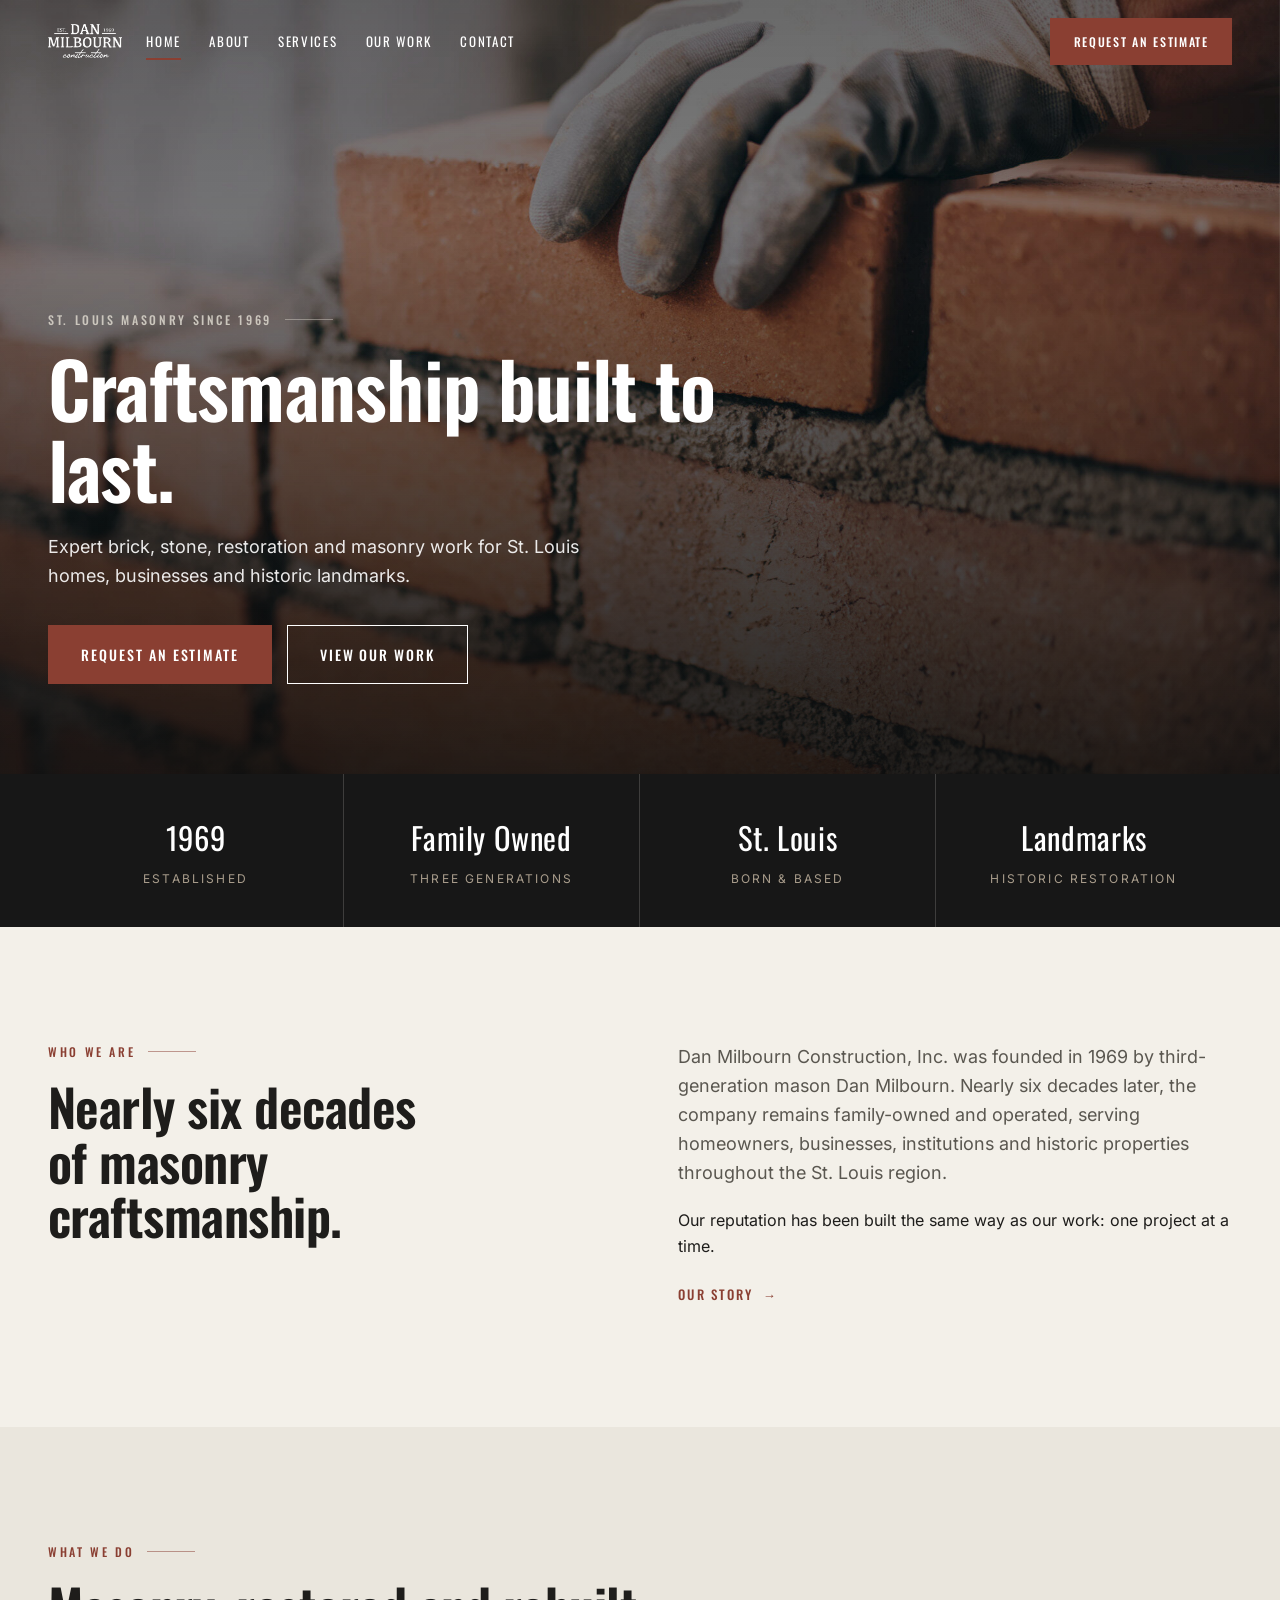
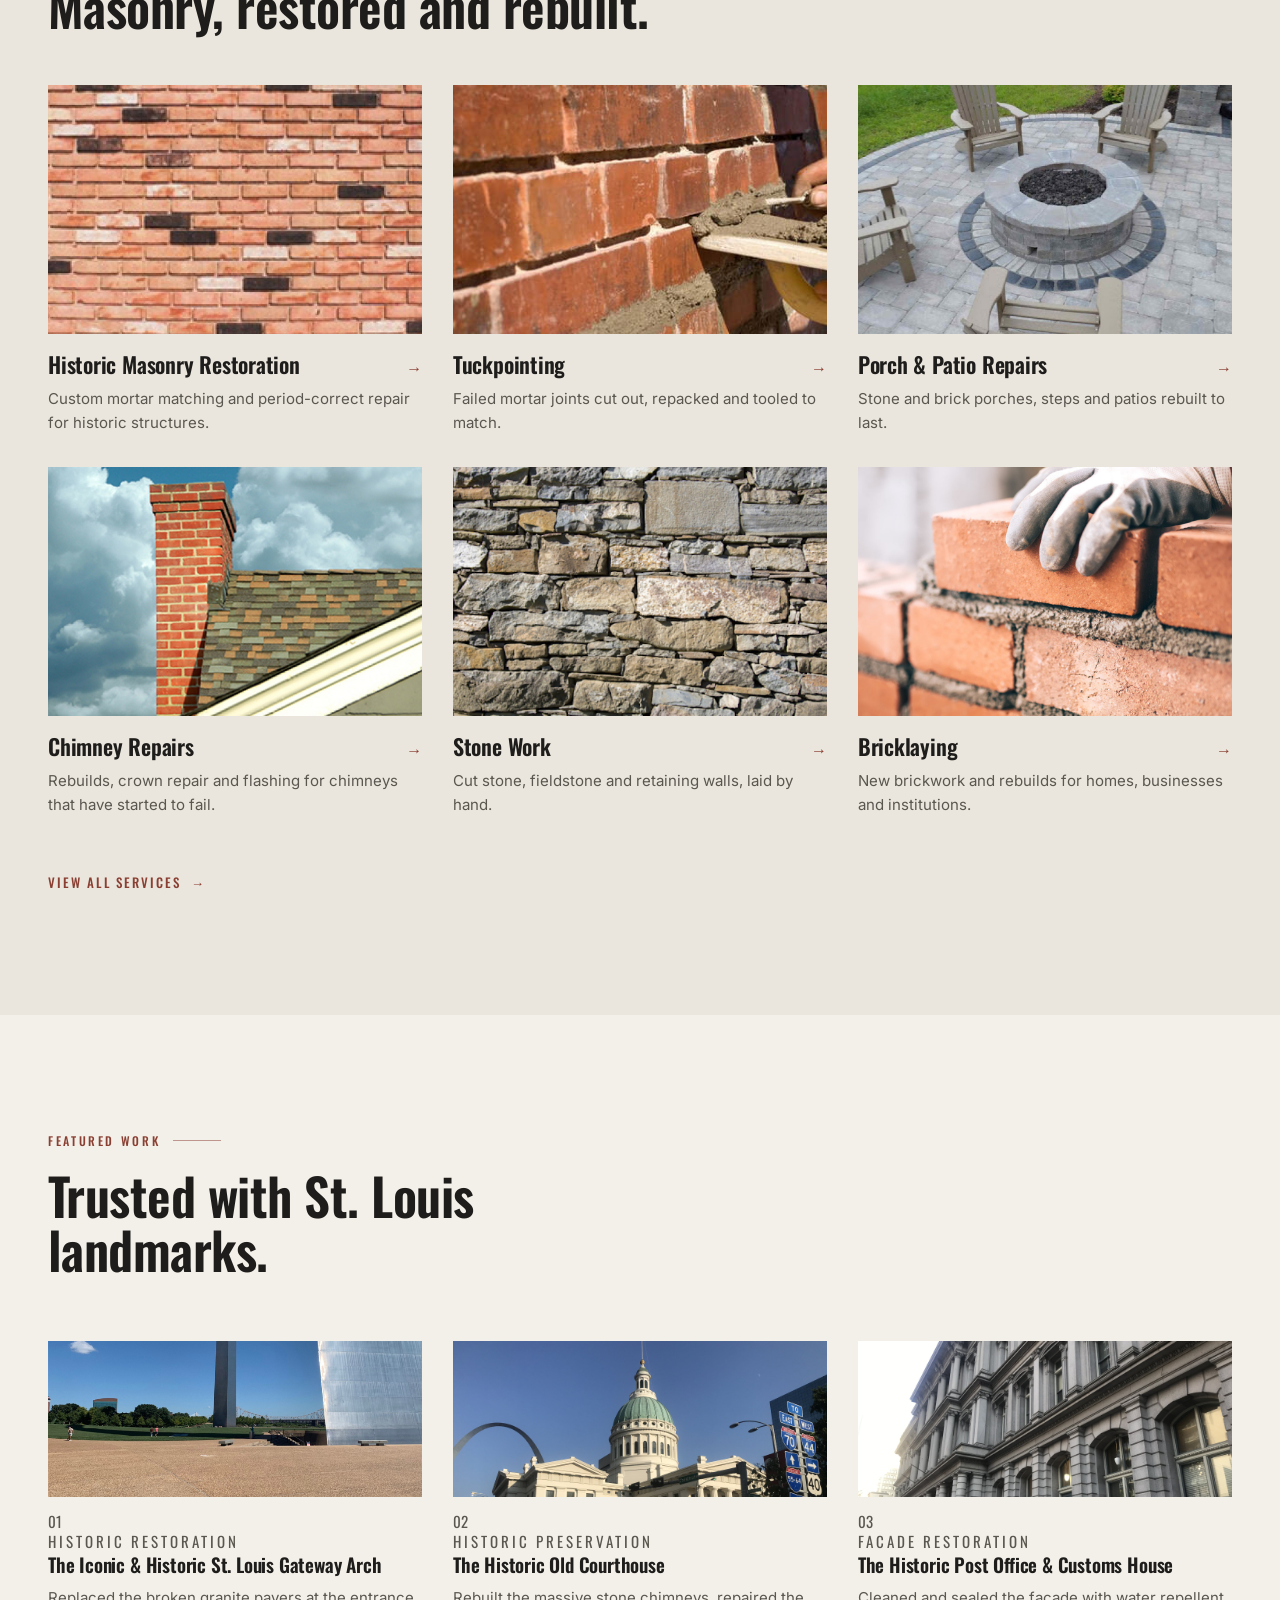
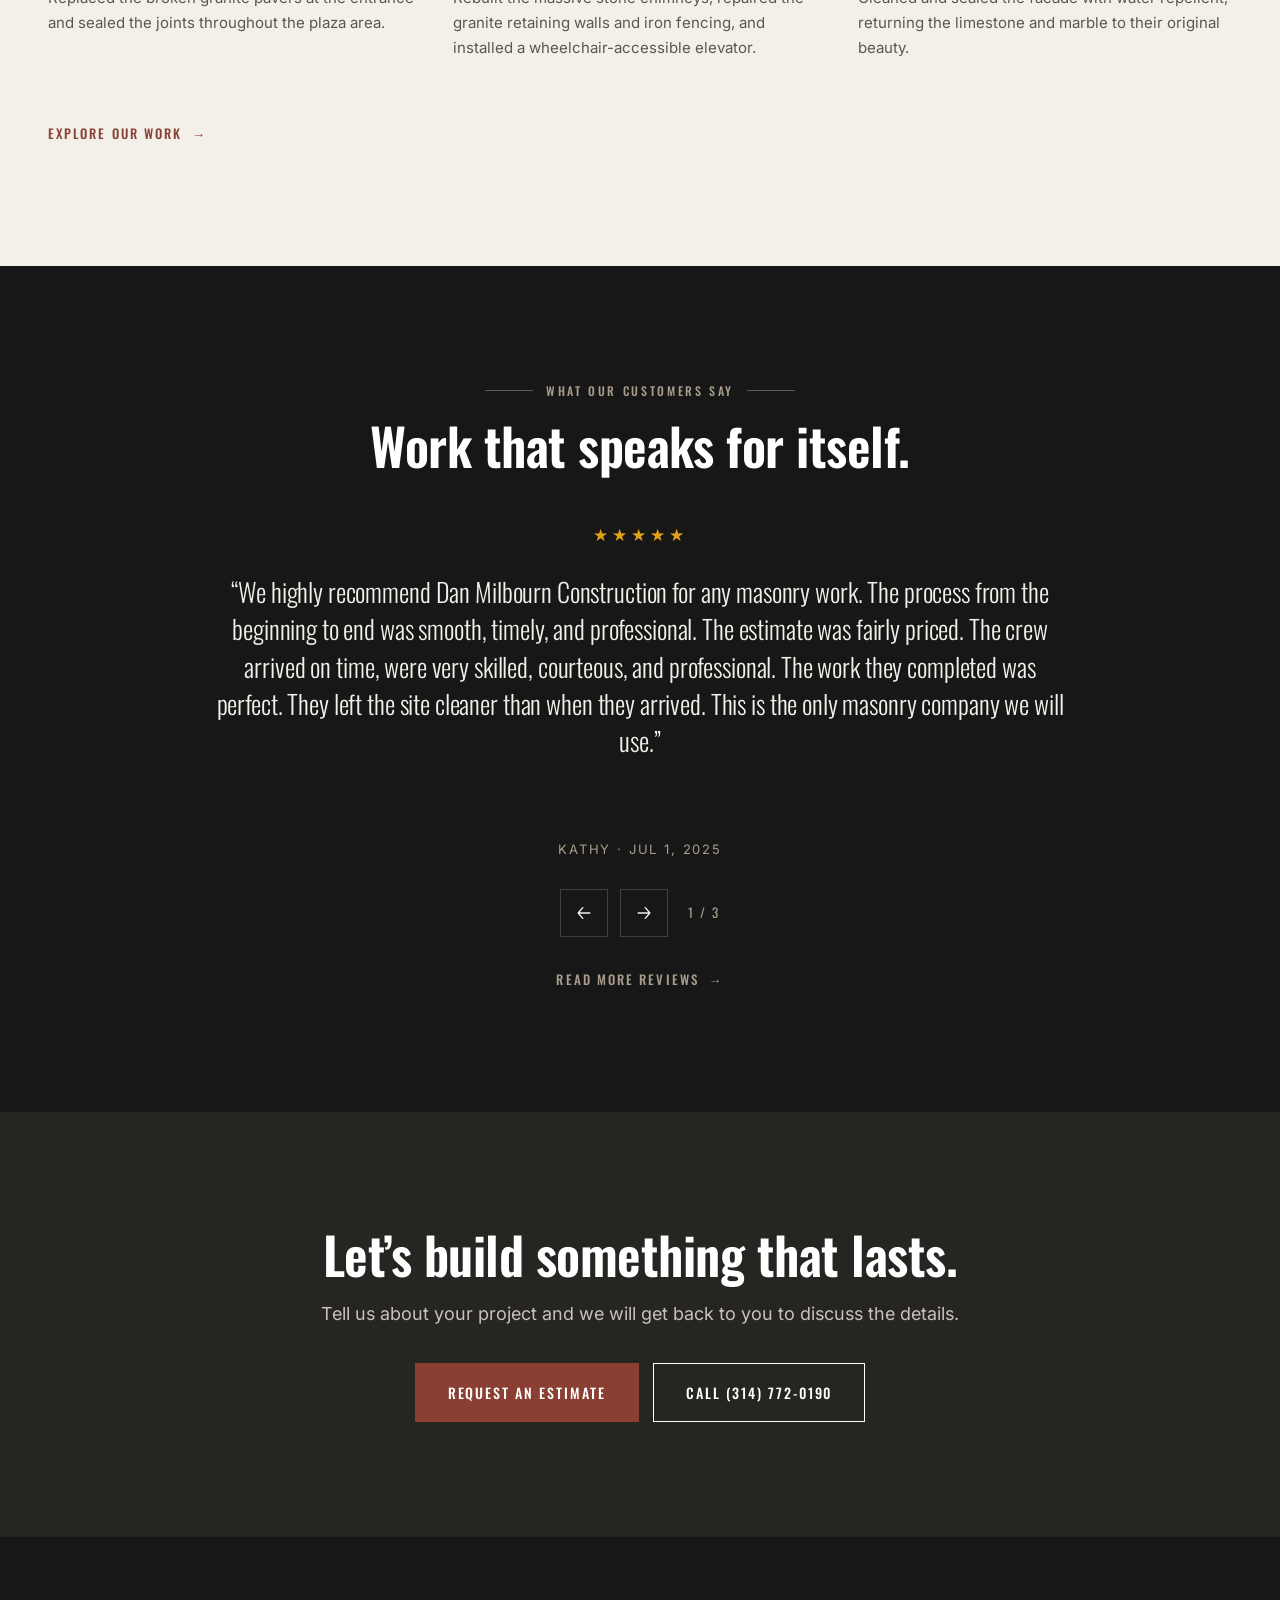
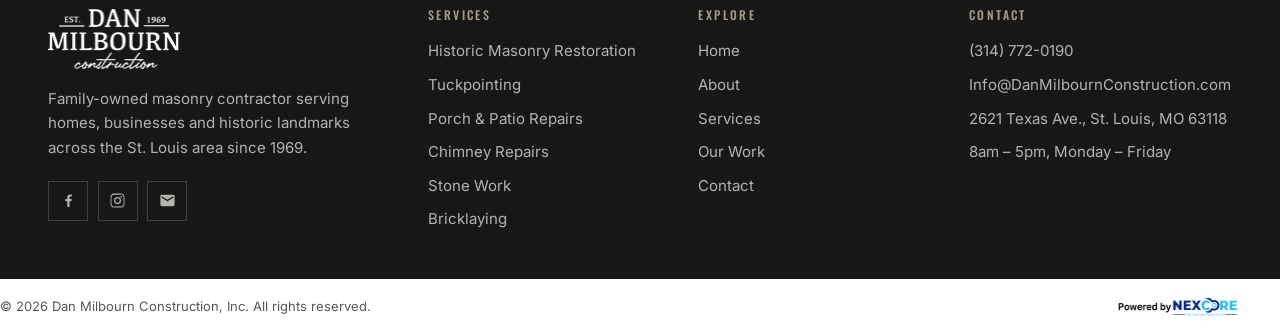
<file: index.html>
<!DOCTYPE html>
<html lang="en">
<head>
<meta charset="utf-8" />
<meta name="viewport" content="width=device-width, initial-scale=1" />
<script>document.documentElement.className+=" js";</script>
<title>St. Louis Masonry Contractor Since 1969 | Dan Milbourn Construction</title>
<meta name="description" content="Family-owned St. Louis masonry contractor since 1969. Historic masonry restoration, tuckpointing, brick, stone, chimney, porch and patio repair for homes, businesses and landmarks." />
<link rel="canonical" href="https://www.danmilbournconstruction.com/" />
<meta property="og:site_name" content="Dan Milbourn Construction" />
<meta property="og:type" content="website" />
<meta property="og:title" content="St. Louis Masonry Contractor Since 1969 | Dan Milbourn Construction" />
<meta property="og:description" content="Family-owned St. Louis masonry contractor since 1969. Historic masonry restoration, tuckpointing, brick, stone, chimney, porch and patio repair for homes, businesses and landmarks." />
<meta property="og:url" content="https://www.danmilbournconstruction.com/" />
<meta property="og:image" content="https://www.danmilbournconstruction.com/uploads/1/4/1/0/141008164/published/project-old-courthouse.jpg" />
<meta name="twitter:card" content="summary_large_image" />
<link rel="icon" href="favicon.ico" sizes="any" />
<link rel="icon" type="image/png" sizes="32x32" href="assets/favicon/favicon-32.png" />
<link rel="icon" type="image/png" sizes="16x16" href="assets/favicon/favicon-16.png" />
<link rel="apple-touch-icon" sizes="180x180" href="assets/favicon/favicon-180.png" />
<link rel="preload" href="assets/fonts/oswald-600.woff2" as="font" type="font/woff2" crossorigin />
<link rel="preload" href="assets/fonts/inter-400.woff2" as="font" type="font/woff2" crossorigin />
<link rel="stylesheet" href="assets/css/dmc.css" />
</head>
<body>
<a class="skip" href="#main">Skip to content</a>
<header class="hdr hdr--onhero">
  <div class="hdr__in">
    <a class="hdr__logo" href="index" aria-label="Dan Milbourn Construction — home">
      <img src="uploads/1/4/1/0/141008164/published/dan-m-logo.png" alt="Dan Milbourn Construction" width="510" height="233" />
    </a>
    <nav class="nav" aria-label="Primary">
        <a href="index" aria-current="page">Home</a>
        <a href="about">About</a>
        <a href="services">Services</a>
        <a href="our-work-the-gallery">Our Work</a>
        <a href="contact">Contact</a>
    </nav>
    <div class="hdr__contact">
      <a href="tel:+13147720190" aria-label="Call Dan Milbourn Construction on (314) 772-0190">
        <svg viewBox="0 0 24 24" aria-hidden="true" focusable="false"><path d="M6.6 10.8a15.1 15.1 0 006.6 6.6l2.2-2.2c.3-.3.7-.4 1-.2 1.2.4 2.4.6 3.6.6.6 0 1 .4 1 1V20c0 .6-.4 1-1 1A17 17 0 013 4c0-.6.4-1 1-1h3.5c.6 0 1 .4 1 1 0 1.3.2 2.5.6 3.6.1.4 0 .8-.2 1l-2.3 2.2z"/></svg>
        <span>(314) 772-0190</span>
      </a>
      <a href="mailto:Info@DanMilbournConstruction.com" aria-label="Email Dan Milbourn Construction">
        <svg viewBox="0 0 24 24" aria-hidden="true" focusable="false"><path d="M20 4H4a2 2 0 00-2 2v12a2 2 0 002 2h16a2 2 0 002-2V6a2 2 0 00-2-2zm0 4.2l-8 5-8-5V6l8 5 8-5v2.2z"/></svg>
        <span>Info@DanMilbournConstruction.com</span>
      </a>
    </div>
    <a class="btn btn--primary hdr__cta" href="contact">Request an Estimate</a>
    <button class="hdr__burger" type="button" aria-label="Menu" aria-expanded="false" aria-controls="drawer">
      <span></span><span></span><span></span>
    </button>
  </div>
</header>
<div class="drawer" id="drawer" aria-hidden="true">
  <a href="index">Home</a>
  <a href="about">About</a>
  <a href="services">Services</a>
  <a href="our-work-the-gallery">Our Work</a>
  <a href="contact">Contact</a>
  <div class="drawer__meta">
    <a href="tel:+13147720190">(314) 772-0190</a>
    <a href="mailto:Info@DanMilbournConstruction.com">Info@DanMilbournConstruction.com</a>
    <p>2621 Texas Ave., St. Louis, MO 63118<br />8am – 5pm, Monday – Friday</p>
  </div>
</div>
<main id="main">

  <section class="hero">
    <div class="hero__img">
      <img src="uploads/1/4/1/0/141008164/background-images/302762340.jpg" alt="Masonry work by Dan Milbourn Construction in St. Louis" width="2000" height="1200" fetchpriority="high" style="object-position:50% 55%" />
    </div>
    <div class="hero__body">
      <div class="container">
        <p class="eyebrow">St. Louis Masonry Since 1969</p>
        <h1>Craftsmanship built to last.</h1>
        <p class="lede">Expert brick, stone, restoration and masonry work for St.&nbsp;Louis homes, businesses and historic landmarks.</p>
        <div class="hero__actions">
          <a class="btn btn--primary" href="contact">Request an Estimate</a>
          <a class="btn btn--ghost" href="our-work-the-gallery" style="color:#fff">View Our Work</a>
        </div>
      </div>
    </div>
  </section>

  <section class="creds">
    <div class="container">
      <div class="creds__grid">
        <div class="creds__item"><span class="creds__k">1969</span><span class="creds__v">Established</span></div>
        <div class="creds__item"><span class="creds__k">Family Owned</span><span class="creds__v">Three generations</span></div>
        <div class="creds__item"><span class="creds__k">St. Louis</span><span class="creds__v">Born &amp; based</span></div>
        <div class="creds__item"><span class="creds__k">Landmarks</span><span class="creds__v">Historic restoration</span></div>
      </div>
    </div>
  </section>

  <section class="section">
    <div class="container editorial">
      <div data-reveal>
        <p class="eyebrow">Who we are</p>
        <h2>Nearly six decades of masonry craftsmanship.</h2>
      </div>
      <div data-reveal data-delay="120">
        <p class="lede">Dan Milbourn Construction, Inc. was founded in 1969 by third-generation mason Dan Milbourn. Nearly six decades later, the company remains family-owned and operated, serving homeowners, businesses, institutions and historic properties throughout the St.&nbsp;Louis region.</p>
        <p>Our reputation has been built the same way as our work: one project at a time.</p>
        <p><a class="link-arrow" href="about">Our Story <span>&#8594;</span></a></p>
      </div>
    </div>
  </section>

  <section class="section section--stone">
    <div class="container">
      <div style="margin-bottom:clamp(2rem,4vw,3.25rem)" data-reveal>
        <p class="eyebrow">What we do</p>
        <h2>Masonry, restored and rebuilt.</h2>
      </div>
      <div class="svc-grid" data-stagger="90">
      <a class="svc" href="services#historic-masonry-restoration" data-reveal>
        <span class="svc__media"><img src="uploads/1/4/1/0/141008164/historical-masonry-restoration_1.jpg" alt="Mason restoring the brickwork of a historic St. Louis building" loading="lazy" width="1280" height="720" /></span>
        <span class="svc__title"><h3>Historic Masonry Restoration</h3><span class="svc__arrow">&#8594;</span></span>
        <p>Custom mortar matching and period-correct repair for historic structures.</p>
      </a>
      <a class="svc" href="services#tuckpointing" data-reveal>
        <span class="svc__media"><img src="uploads/1/4/1/0/141008164/published/tuckpointing_1.jpg" alt="Fresh tuckpointing on a St. Louis brick wall" loading="lazy" width="1280" height="720" /></span>
        <span class="svc__title"><h3>Tuckpointing</h3><span class="svc__arrow">&#8594;</span></span>
        <p>Failed mortar joints cut out, repacked and tooled to match.</p>
      </a>
      <a class="svc" href="services#porch-patio-repairs" data-reveal>
        <span class="svc__media"><img src="uploads/1/4/1/0/141008164/porch-patio-repairs_1.jpg" alt="Rebuilt brick and stone porch on a St. Louis home" loading="lazy" width="1280" height="720" /></span>
        <span class="svc__title"><h3>Porch & Patio Repairs</h3><span class="svc__arrow">&#8594;</span></span>
        <p>Stone and brick porches, steps and patios rebuilt to last.</p>
      </a>
      <a class="svc" href="services#chimney-repairs" data-reveal>
        <span class="svc__media"><img src="uploads/1/4/1/0/141008164/chimney-repairs_1.jpg" alt="Chimney rebuild in progress on a St. Louis rooftop" loading="lazy" width="1280" height="720" /></span>
        <span class="svc__title"><h3>Chimney Repairs</h3><span class="svc__arrow">&#8594;</span></span>
        <p>Rebuilds, crown repair and flashing for chimneys that have started to fail.</p>
      </a>
      <a class="svc" href="services#stone-work" data-reveal>
        <span class="svc__media"><img src="uploads/1/4/1/0/141008164/stone-work_1.jpg" alt="Cut stone masonry work by Dan Milbourn Construction" loading="lazy" width="1280" height="720" /></span>
        <span class="svc__title"><h3>Stone Work</h3><span class="svc__arrow">&#8594;</span></span>
        <p>Cut stone, fieldstone and retaining walls, laid by hand.</p>
      </a>
      <a class="svc" href="services#bricklaying" data-reveal>
        <span class="svc__media"><img src="uploads/1/4/1/0/141008164/bricklaying_1.jpg" alt="Bricklayer working on a new masonry wall" loading="lazy" width="1280" height="720" /></span>
        <span class="svc__title"><h3>Bricklaying</h3><span class="svc__arrow">&#8594;</span></span>
        <p>New brickwork and rebuilds for homes, businesses and institutions.</p>
      </a></div>
      <p style="margin-top:clamp(2rem,4vw,3rem)"><a class="link-arrow" href="services">View All Services <span>&#8594;</span></a></p>
    </div>
  </section>

  <section class="section">
    <div class="container">
      <div style="margin-bottom:clamp(2.5rem,5vw,4rem);max-width:52ch" data-reveal>
        <p class="eyebrow">Featured work</p>
        <h2>Trusted with St. Louis landmarks.</h2>
      </div>

      <div class="fwork" data-stagger="90">
        <div class="fcard" data-reveal>
          <button class="pmedia " type="button"
    data-lightbox data-full="uploads/1/4/1/0/141008164/published/project-gateway-arch.jpg" data-alt="The Gateway Arch with the restored granite paver plaza in the foreground"
    data-title="The Iconic & Historic St. Louis Gateway Arch" data-scope="Granite paver replacement · Joint sealing" data-desc="Dan Milbourn Construction was selected to carry out masonry work at the Gateway Arch for the National Park Service, replacing the broken granite pavers at the entrance and sealing the joints throughout the patio area. As a St. Louis born and grown company, we were honored to be chosen to help restore the setting of the city’s most famous landmark.">
    <img src="uploads/1/4/1/0/141008164/published/project-gateway-arch.jpg" alt="The Gateway Arch with the restored granite paver plaza in the foreground" loading="lazy" width="1440" height="600" style="object-position:50% 50%" />
    <span class="pmedia__view">View Project +</span>
  </button>
          <div class="fcard__body">
            <p class="fcard__num">01</p>
            <p class="fcard__label">Historic Restoration</p>
            <h3>The Iconic & Historic St. Louis Gateway Arch</h3>
            <p>Replaced the broken granite pavers at the entrance and sealed the joints throughout the plaza area.</p>
          </div>
        </div>
        <div class="fcard" data-reveal>
          <button class="pmedia " type="button"
    data-lightbox data-full="uploads/1/4/1/0/141008164/published/project-old-courthouse.jpg" data-alt="The Old Courthouse dome in St. Louis with the Gateway Arch behind it"
    data-title="The Historic Old Courthouse" data-scope="Stone chimneys · Granite retaining walls · Iron fencing · Accessibility" data-desc="Dan Milbourn Construction again teamed up with the National Park Service to repair one of St. Louis’ best-known historic landmarks. The Old Courthouse is on the Underground Railroad register and is known for its role in landmark civil rights cases. The scope of work was extensive: rebuilding the massive stone chimneys, repairing the granite retaining walls and iron fencing, painting, and installing a new wheelchair-accessible elevator so that everyone has the opportunity to experience this part of history.">
    <img src="uploads/1/4/1/0/141008164/published/project-old-courthouse.jpg" alt="The Old Courthouse dome in St. Louis with the Gateway Arch behind it" loading="lazy" width="1920" height="800" style="object-position:50% 50%" />
    <span class="pmedia__view">View Project +</span>
  </button>
          <div class="fcard__body">
            <p class="fcard__num">02</p>
            <p class="fcard__label">Historic Preservation</p>
            <h3>The Historic Old Courthouse</h3>
            <p>Rebuilt the massive stone chimneys, repaired the granite retaining walls and iron fencing, and installed a wheelchair-accessible elevator.</p>
          </div>
        </div>
        <div class="fcard" data-reveal>
          <button class="pmedia " type="button"
    data-lightbox data-full="uploads/1/4/1/0/141008164/published/project-post-office.jpg" data-alt="The granite facade and columns of the Old Post Office and Customs House"
    data-title="The Historic Post Office & Customs House" data-scope="Facade cleaning · Water repellent sealing" data-desc="Dan Milbourn Construction was handpicked to bring back the grandeur of this architecturally striking, 140-year-old building in downtown St. Louis. The facade was thoroughly cleaned and sealed with water repellent, returning the limestone and marble to their original beauty and vibrance.">
    <img src="uploads/1/4/1/0/141008164/published/project-post-office.jpg" alt="The granite facade and columns of the Old Post Office and Customs House" loading="lazy" width="1920" height="800" style="object-position:45% 50%" />
    <span class="pmedia__view">View Project +</span>
  </button>
          <div class="fcard__body">
            <p class="fcard__num">03</p>
            <p class="fcard__label">Facade Restoration</p>
            <h3>The Historic Post Office & Customs House</h3>
            <p>Cleaned and sealed the facade with water repellent, returning the limestone and marble to their original beauty.</p>
          </div>
        </div>
      </div>

      <p style="margin-top:clamp(2.5rem,5vw,3.5rem)"><a class="link-arrow" href="our-work-the-gallery">Explore Our Work <span>&#8594;</span></a></p>
    </div>
  </section>

  <section class="section section--dark">
    <div class="container">
      <div style="text-align:center;margin-bottom:clamp(2rem,4vw,3rem)" data-reveal>
        <p class="eyebrow eyebrow--center">What our customers say</p>
        <h2>Work that speaks for itself.</h2>
      </div>
      <div class="quotes" data-quotes data-reveal data-delay="120">
        <div class="quotes__stage">
        <div class="quote" data-active>
          <div class="quote__stars" role="img" aria-label="5 out of 5 stars">&#9733;&#9733;&#9733;&#9733;&#9733;</div>
          <blockquote>&ldquo;We highly recommend Dan Milbourn Construction for any masonry work. The process from the beginning to end was smooth, timely, and professional. The estimate was fairly priced. The crew arrived on time, were very skilled, courteous, and professional. The work they completed was perfect. They left the site cleaner than when they arrived. This is the only masonry company we will use.&rdquo;</blockquote>
          <p class="quote__who">Kathy &middot; Jul 1, 2025</p>
        </div>
        <div class="quote">
          <div class="quote__stars" role="img" aria-label="5 out of 5 stars">&#9733;&#9733;&#9733;&#9733;&#9733;</div>
          <blockquote>&ldquo;This is our fourth project with Dan Milbourn Construction. They just completed interior & exterior tuckpointing on one of our company’s garages. Excellent work. As always, they are responsive, quick to bid and schedule and everyone on their team is polite and professional. That’s why we keep coming back!&rdquo;</blockquote>
          <p class="quote__who">Lisa Kratz &middot; Apr 3, 2025</p>
        </div>
        <div class="quote">
          <div class="quote__stars" role="img" aria-label="5 out of 5 stars">&#9733;&#9733;&#9733;&#9733;&#9733;</div>
          <blockquote>&ldquo;Would recommend Dan, Chris, and his team to anyone for their home masonry work. They were clear in their proposal and did a great job repairing our stone porch and brick chimneys. Not to mention, they were efficient in getting the large amount of work completed quickly.&rdquo;</blockquote>
          <p class="quote__who">Jonathan Drewett &middot; Apr 23, 2025</p>
        </div></div>
        <div class="quotes__nav">
          <button class="qbtn" type="button" data-q-prev aria-label="Previous review"><svg class="ico-arrow" viewBox="0 0 24 24" aria-hidden="true" focusable="false"><path d="M19 12H5m5.5-6.5L5 12l5.5 6.5"/></svg></button>
          <button class="qbtn" type="button" data-q-next aria-label="Next review"><svg class="ico-arrow" viewBox="0 0 24 24" aria-hidden="true" focusable="false"><path d="M5 12h14m-5.5-6.5L19 12l-5.5 6.5"/></svg></button>
          <span class="quotes__count" data-q-count aria-live="polite"></span>
        </div>
        <p style="margin-top:1.6rem"><a class="link-arrow" href="about#reviews">Read More Reviews <span>&#8594;</span></a></p>
      </div>
    </div>
  </section>

  <section class="section" style="background:var(--charcoal-2);color:var(--text-invert)">
    <div class="container" style="text-align:center;max-width:820px">
      <h2 style="color:#fff" data-reveal>Let&rsquo;s build something that lasts.</h2>
      <p class="lede" style="margin:1.1rem auto 2rem;color:rgba(243,240,233,.78)" data-reveal data-delay="90">Tell us about your project and we will get back to you to discuss the details.</p>
      <div class="hero__actions" style="justify-content:center" data-reveal data-delay="160">
        <a class="btn btn--primary" href="contact">Request an Estimate</a>
        <a class="btn btn--ghost" href="tel:+13147720190" style="color:#fff">Call (314) 772-0190</a>
      </div>
    </div>
  </section>

</main>
<footer class="ftr">
  <div class="container">
    <div class="ftr__grid">
      <div>
        <img class="ftr__logo" src="uploads/1/4/1/0/141008164/published/dan-mil-logo-white.png" alt="Dan Milbourn Construction" width="131" height="60" />
        <p class="ftr__blurb">Family-owned masonry contractor serving homes, businesses and historic landmarks across the St.&nbsp;Louis area since 1969.</p>
        <div class="ftr__social">
          <a href="https://www.facebook.com/danmilbournconstruction/" target="_blank" rel="noopener noreferrer" aria-label="Facebook"><svg viewBox="0 0 24 24" aria-hidden="true"><path d="M13.5 21v-8h2.7l.4-3.1h-3.1V7.9c0-.9.25-1.5 1.55-1.5h1.65V3.6c-.29-.04-1.27-.13-2.41-.13-2.39 0-4.03 1.46-4.03 4.14V9.9H7.5V13h2.76v8h3.24z"/></svg></a>
          <a href="https://www.instagram.com/danmilbournconstruction/" target="_blank" rel="noopener noreferrer" aria-label="Instagram"><svg viewBox="0 0 24 24" aria-hidden="true"><path d="M12 2.2c3.2 0 3.6 0 4.85.07 1.17.05 1.8.25 2.23.42.56.22.96.48 1.38.9.42.42.68.82.9 1.38.17.42.37 1.06.42 2.23.06 1.25.07 1.62.07 4.8s0 3.6-.07 4.85c-.05 1.17-.25 1.8-.42 2.23-.22.56-.48.96-.9 1.38-.42.42-.82.68-1.38.9-.42.17-1.06.37-2.23.42-1.25.06-1.62.07-4.85.07s-3.6 0-4.85-.07c-1.17-.05-1.8-.25-2.23-.42-.56-.22-.96-.48-1.38-.9-.42-.42-.68-.82-.9-1.38-.17-.42-.37-1.06-.42-2.23C2.2 15.6 2.2 15.2 2.2 12s0-3.6.07-4.85c.05-1.17.25-1.8.42-2.23.22-.56.48-.96.9-1.38.42-.42.82-.68 1.38-.9.42-.17 1.06-.37 2.23-.42C8.4 2.2 8.8 2.2 12 2.2zm0 1.8c-3.14 0-3.5.01-4.74.07-.9.04-1.38.19-1.7.31-.43.17-.74.37-1.06.69-.32.32-.52.63-.69 1.06-.12.32-.27.8-.31 1.7C3.44 8.5 3.43 8.86 3.43 12s.01 3.5.07 4.74c.04.9.19 1.38.31 1.7.17.43.37.74.69 1.06.32.32.63.52 1.06.69.32.12.8.27 1.7.31 1.24.06 1.6.07 4.74.07s3.5-.01 4.74-.07c.9-.04 1.38-.19 1.7-.31.43-.17.74-.37 1.06-.69.32-.32.52-.63.69-1.06.12-.32.27-.8.31-1.7.06-1.24.07-1.6.07-4.74s-.01-3.5-.07-4.74c-.04-.9-.19-1.38-.31-1.7a2.85 2.85 0 00-.69-1.06 2.85 2.85 0 00-1.06-.69c-.32-.12-.8-.27-1.7-.31C15.5 4.01 15.14 4 12 4zm0 3.06a4.94 4.94 0 110 9.88 4.94 4.94 0 010-9.88zm0 8.15a3.21 3.21 0 100-6.42 3.21 3.21 0 000 6.42zm6.29-8.35a1.15 1.15 0 11-2.3 0 1.15 1.15 0 012.3 0z"/></svg></a>
          <a href="mailto:Info@DanMilbournConstruction.com" aria-label="Email us"><svg viewBox="0 0 24 24" aria-hidden="true"><path d="M20 4H4a2 2 0 00-2 2v12a2 2 0 002 2h16a2 2 0 002-2V6a2 2 0 00-2-2zm0 4.2l-8 5-8-5V6l8 5 8-5v2.2z"/></svg></a>
        </div>
      </div>
      <div>
        <h2>Services</h2>
        <ul><li><a href="services#historic-masonry-restoration">Historic Masonry Restoration</a></li><li><a href="services#tuckpointing">Tuckpointing</a></li><li><a href="services#porch-patio-repairs">Porch & Patio Repairs</a></li><li><a href="services#chimney-repairs">Chimney Repairs</a></li><li><a href="services#stone-work">Stone Work</a></li><li><a href="services#bricklaying">Bricklaying</a></li></ul>
      </div>
      <div>
        <h2>Explore</h2>
        <ul><li><a href="index">Home</a></li><li><a href="about">About</a></li><li><a href="services">Services</a></li><li><a href="our-work-the-gallery">Our Work</a></li><li><a href="contact">Contact</a></li></ul>
      </div>
      <div>
        <h2>Contact</h2>
        <ul>
          <li><a href="tel:+13147720190">(314) 772-0190</a></li>
          <li><a href="mailto:Info@DanMilbournConstruction.com">Info@DanMilbournConstruction.com</a></li>
          <li>2621 Texas Ave., St. Louis, MO 63118</li>
          <li>8am – 5pm, Monday – Friday</li>
        </ul>
      </div>
    </div>
  </div>
  <div class="ftr__bar">
    <div class="container ftr__bar-in">
      <p class="ftr__copy">&copy; <span data-year>2026</span> Dan Milbourn Construction, Inc. All rights reserved.</p>
      <a class="ftr__by" href="https://thenexcore.com" target="_blank" rel="noopener noreferrer">
        <img src="uploads/1/4/1/0/141008164/published/powered-by-1.png" alt="Powered by NexCore" width="202" height="19" />
      </a>
    </div>
  </div>
</footer>
<div class="lb" id="lightbox" role="dialog" aria-modal="true" aria-label="Project detail" aria-hidden="true">
  <div class="lb__bar">
    <span class="lb__count" data-lb-count></span>
    <button class="lb__close" type="button" aria-label="Close">&#10005;</button>
  </div>
  <div class="lb__stage">
    <figure class="lb__fig">
      <img data-lb-img alt="" />
      <figcaption class="lb__cap">
        <p class="lb__scope" data-lb-scope></p>
        <h3 data-lb-title></h3>
        <p data-lb-desc></p>
      </figcaption>
    </figure>
  </div>
  <div class="lb__nav">
    <button type="button" data-lb-prev aria-label="Previous project"><svg class="ico-arrow" viewBox="0 0 24 24" aria-hidden="true" focusable="false"><path d="M19 12H5m5.5-6.5L5 12l5.5 6.5"/></svg></button>
    <button type="button" data-lb-next aria-label="Next project"><svg class="ico-arrow" viewBox="0 0 24 24" aria-hidden="true" focusable="false"><path d="M5 12h14m-5.5-6.5L19 12l-5.5 6.5"/></svg></button>
  </div>
</div>
<script src="assets/js/dmc.js" defer></script>
</body>
</html>
</file>
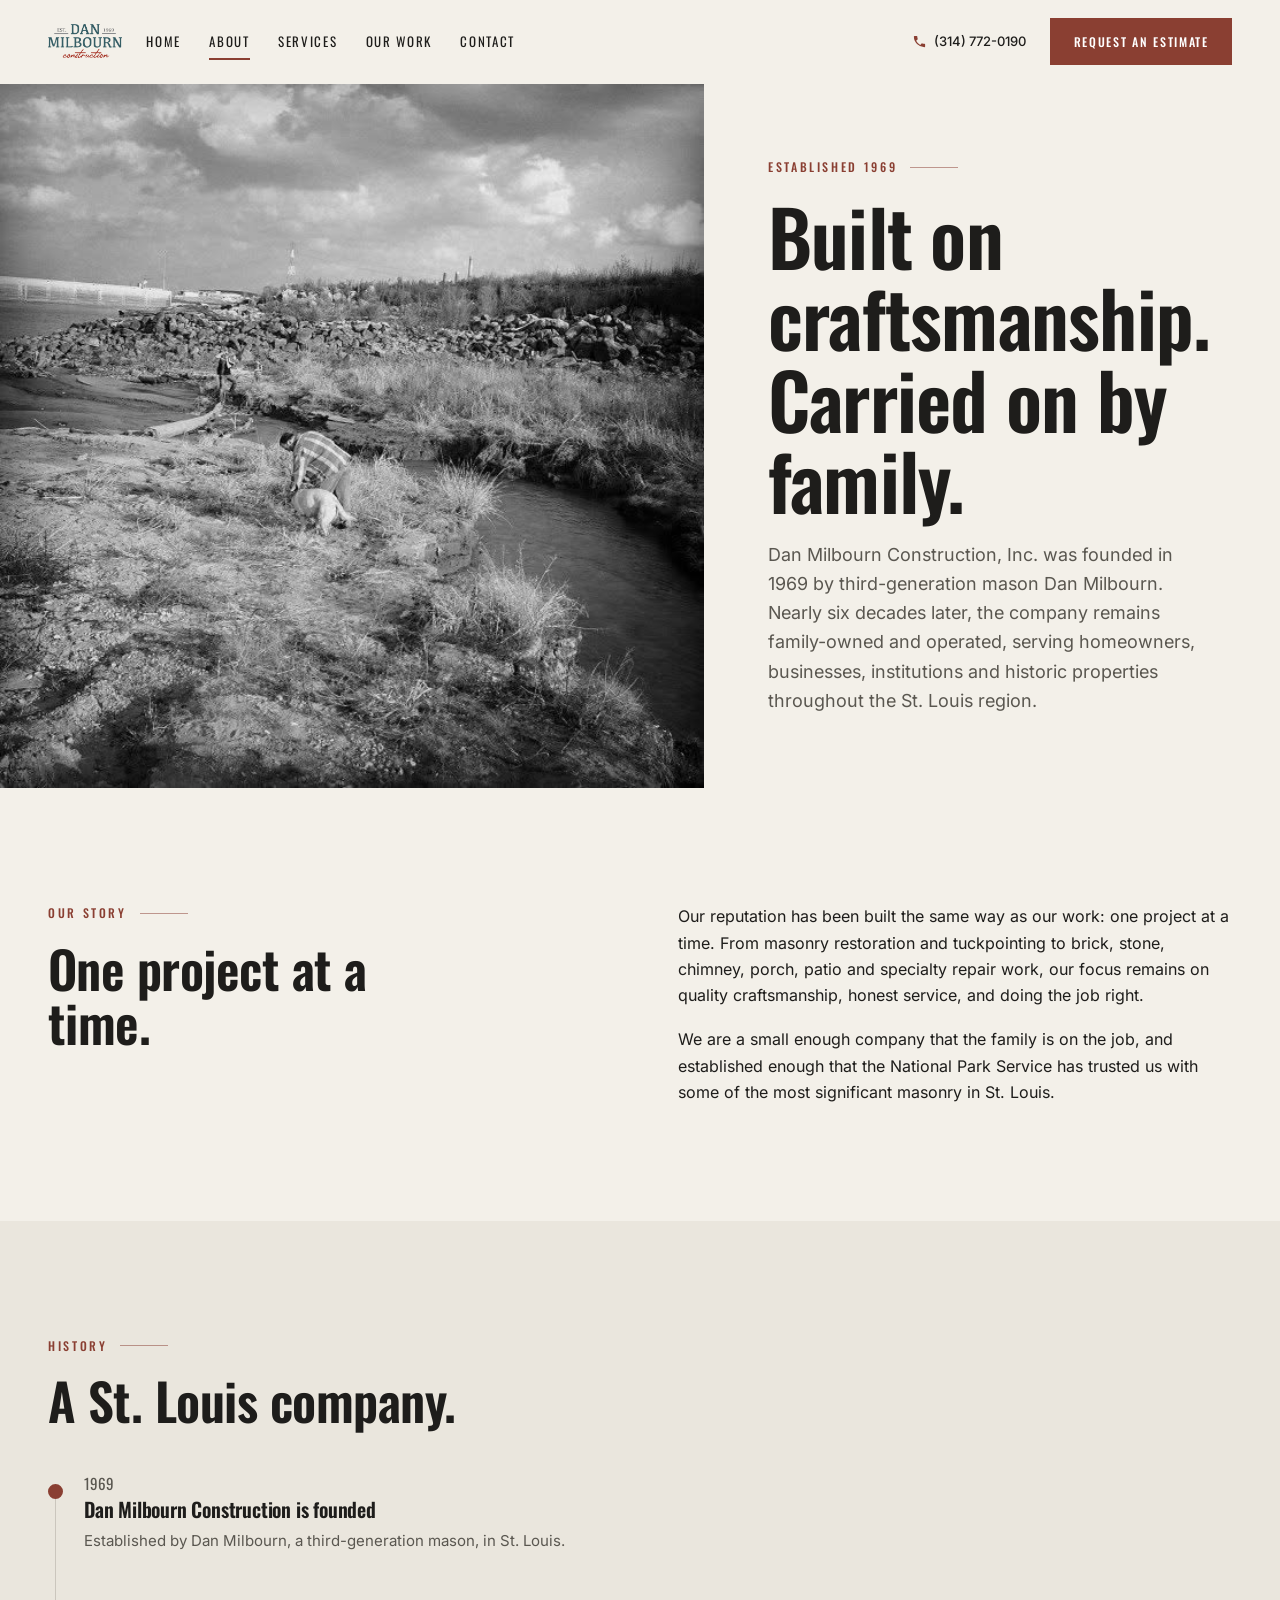
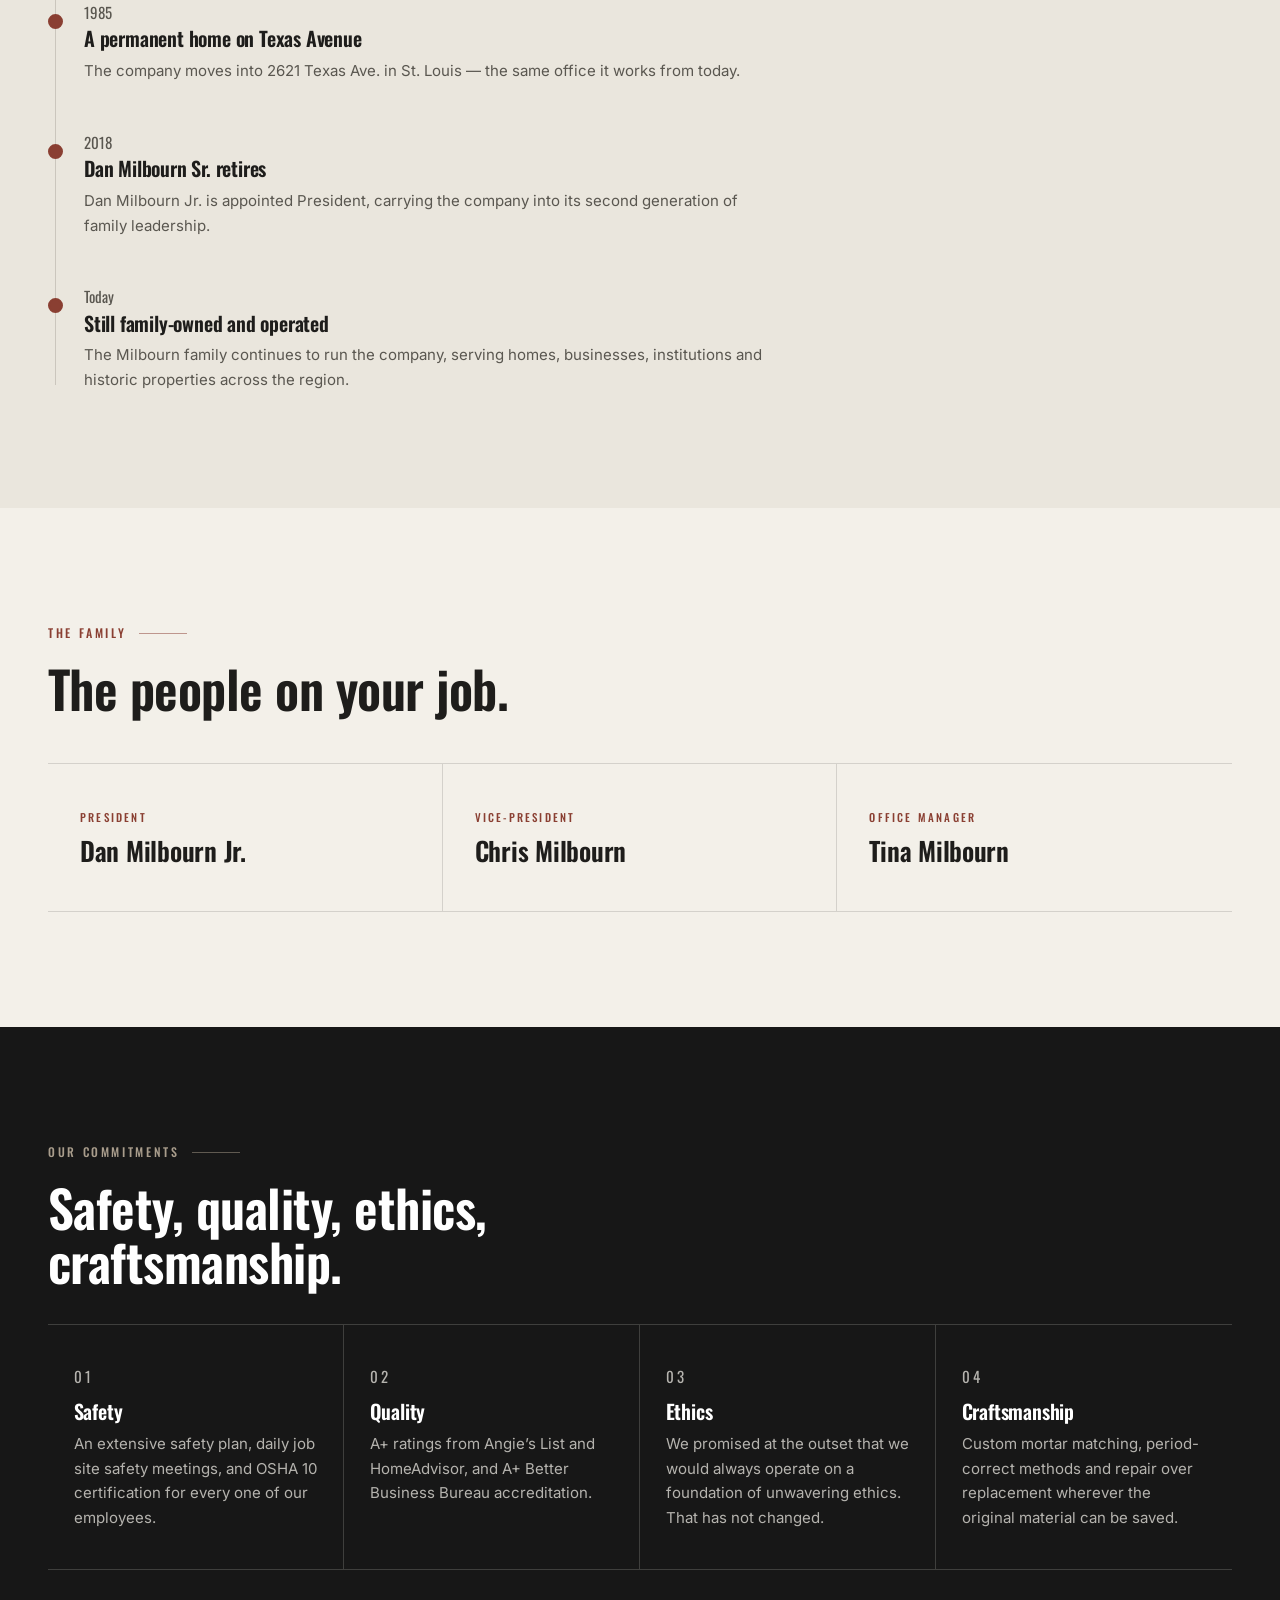
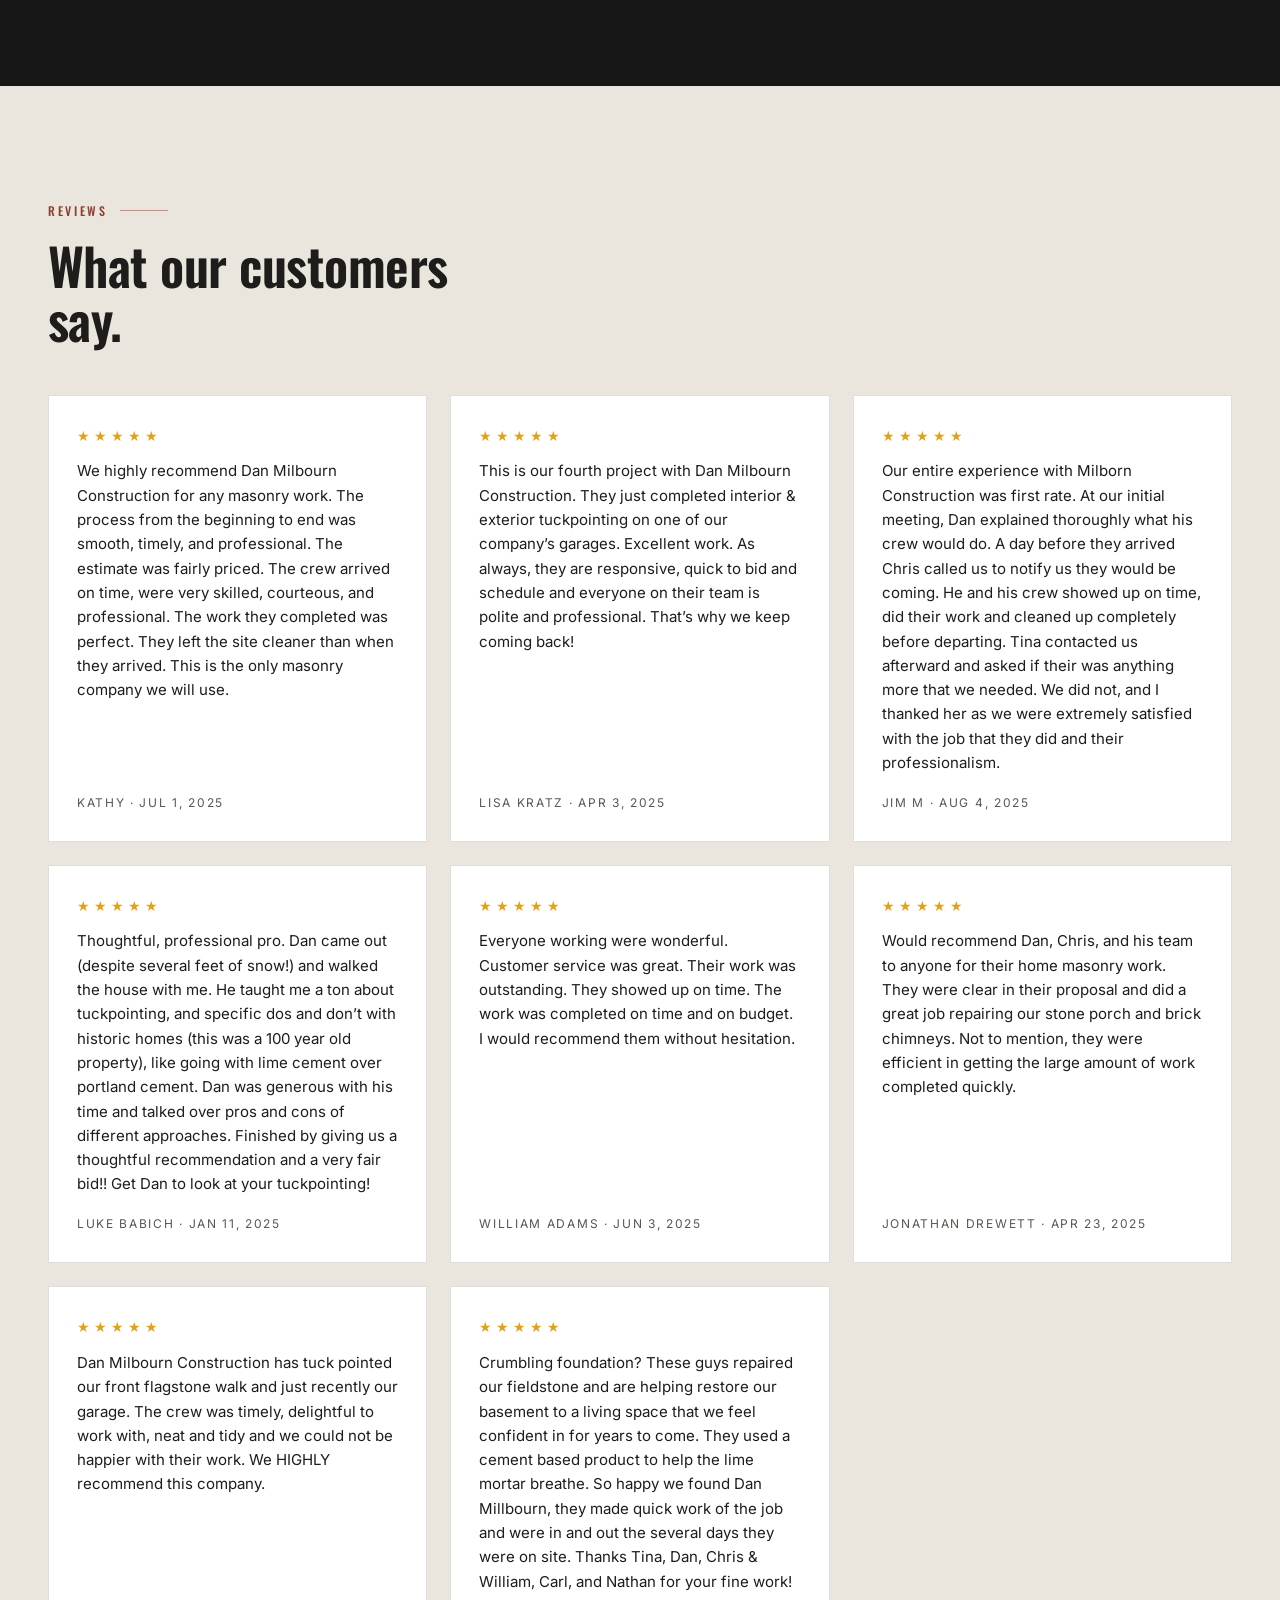
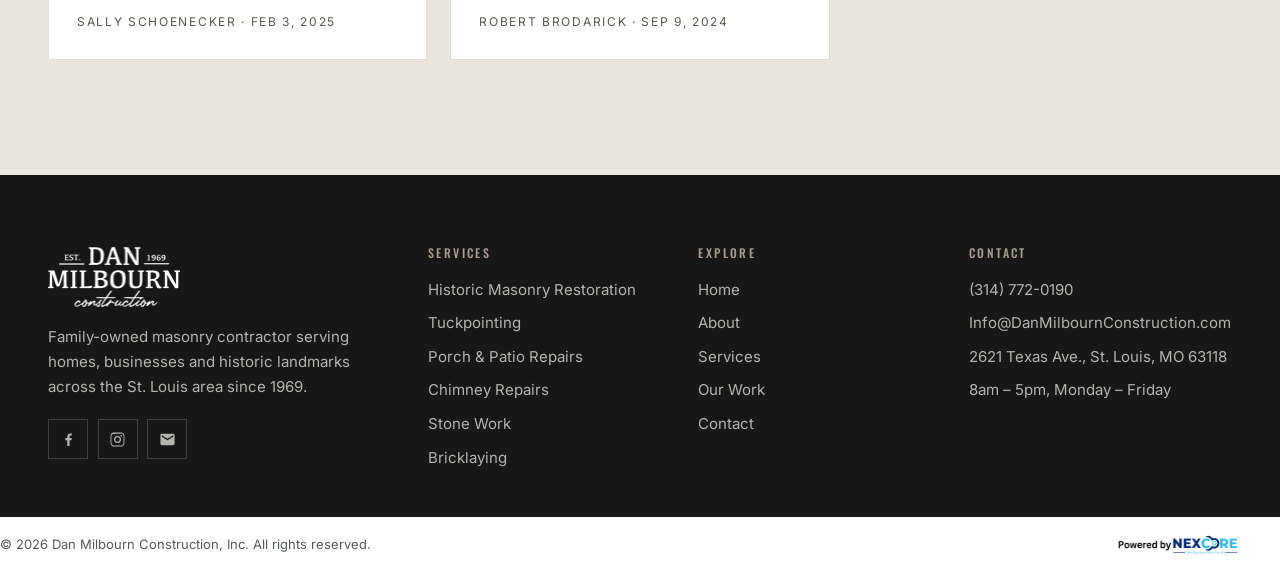
<file: about.html>
<!DOCTYPE html>
<html lang="en">
<head>
<meta charset="utf-8" />
<meta name="viewport" content="width=device-width, initial-scale=1" />
<script>document.documentElement.className+=" js";</script>
<title>About Dan Milbourn Construction | St. Louis Masonry Since 1969</title>
<meta name="description" content="Founded in 1969 by third-generation mason Dan Milbourn, Dan Milbourn Construction remains a family-owned St. Louis masonry contractor serving homes, businesses and historic landmarks." />
<link rel="canonical" href="https://www.danmilbournconstruction.com/about" />
<meta property="og:site_name" content="Dan Milbourn Construction" />
<meta property="og:type" content="website" />
<meta property="og:title" content="About Dan Milbourn Construction | St. Louis Masonry Since 1969" />
<meta property="og:description" content="Founded in 1969 by third-generation mason Dan Milbourn, Dan Milbourn Construction remains a family-owned St. Louis masonry contractor serving homes, businesses and historic landmarks." />
<meta property="og:url" content="https://www.danmilbournconstruction.com/about" />
<meta property="og:image" content="https://www.danmilbournconstruction.com/uploads/1/4/1/0/141008164/background-images/about-hero-bw.jpg" />
<meta name="twitter:card" content="summary_large_image" />
<link rel="icon" href="favicon.ico" sizes="any" />
<link rel="icon" type="image/png" sizes="32x32" href="assets/favicon/favicon-32.png" />
<link rel="icon" type="image/png" sizes="16x16" href="assets/favicon/favicon-16.png" />
<link rel="apple-touch-icon" sizes="180x180" href="assets/favicon/favicon-180.png" />
<link rel="preload" href="assets/fonts/oswald-600.woff2" as="font" type="font/woff2" crossorigin />
<link rel="preload" href="assets/fonts/inter-400.woff2" as="font" type="font/woff2" crossorigin />
<link rel="stylesheet" href="assets/css/dmc.css" />
</head>
<body>
<a class="skip" href="#main">Skip to content</a>
<header class="hdr">
  <div class="hdr__in">
    <a class="hdr__logo" href="index" aria-label="Dan Milbourn Construction — home">
      <img src="uploads/1/4/1/0/141008164/published/dan-m-logo.png" alt="Dan Milbourn Construction" width="510" height="233" />
    </a>
    <nav class="nav" aria-label="Primary">
        <a href="index">Home</a>
        <a href="about" aria-current="page">About</a>
        <a href="services">Services</a>
        <a href="our-work-the-gallery">Our Work</a>
        <a href="contact">Contact</a>
    </nav>
    <div class="hdr__contact">
      <a href="tel:+13147720190" aria-label="Call Dan Milbourn Construction on (314) 772-0190">
        <svg viewBox="0 0 24 24" aria-hidden="true" focusable="false"><path d="M6.6 10.8a15.1 15.1 0 006.6 6.6l2.2-2.2c.3-.3.7-.4 1-.2 1.2.4 2.4.6 3.6.6.6 0 1 .4 1 1V20c0 .6-.4 1-1 1A17 17 0 013 4c0-.6.4-1 1-1h3.5c.6 0 1 .4 1 1 0 1.3.2 2.5.6 3.6.1.4 0 .8-.2 1l-2.3 2.2z"/></svg>
        <span>(314) 772-0190</span>
      </a>
      <a href="mailto:Info@DanMilbournConstruction.com" aria-label="Email Dan Milbourn Construction">
        <svg viewBox="0 0 24 24" aria-hidden="true" focusable="false"><path d="M20 4H4a2 2 0 00-2 2v12a2 2 0 002 2h16a2 2 0 002-2V6a2 2 0 00-2-2zm0 4.2l-8 5-8-5V6l8 5 8-5v2.2z"/></svg>
        <span>Info@DanMilbournConstruction.com</span>
      </a>
    </div>
    <a class="btn btn--primary hdr__cta" href="contact">Request an Estimate</a>
    <button class="hdr__burger" type="button" aria-label="Menu" aria-expanded="false" aria-controls="drawer">
      <span></span><span></span><span></span>
    </button>
  </div>
</header>
<div class="drawer" id="drawer" aria-hidden="true">
  <a href="index">Home</a>
  <a href="about">About</a>
  <a href="services">Services</a>
  <a href="our-work-the-gallery">Our Work</a>
  <a href="contact">Contact</a>
  <div class="drawer__meta">
    <a href="tel:+13147720190">(314) 772-0190</a>
    <a href="mailto:Info@DanMilbournConstruction.com">Info@DanMilbournConstruction.com</a>
    <p>2621 Texas Ave., St. Louis, MO 63118<br />8am – 5pm, Monday – Friday</p>
  </div>
</div>
<main id="main" style="padding-top:var(--header-h)">

  <section class="hero-split">
    <div class="hero-split__img">
      <img src="uploads/1/4/1/0/141008164/background-images/about-hero-bw.jpg" alt="Dan Milbourn Construction crew on site" width="612" height="612" fetchpriority="high" />
    </div>
    <div class="hero-split__body">
      <p class="eyebrow">Established 1969</p>
      <h1>Built on craftsmanship. Carried on by family.</h1>
      <p class="lede" style="margin-top:1.25rem">Dan Milbourn Construction, Inc. was founded in 1969 by third-generation mason Dan Milbourn. Nearly six decades later, the company remains family-owned and operated, serving homeowners, businesses, institutions and historic properties throughout the St.&nbsp;Louis region.</p>
    </div>
  </section>

  <section class="section">
    <div class="container editorial">
      <div data-reveal>
        <p class="eyebrow">Our story</p>
        <h2>One project at a time.</h2>
      </div>
      <div data-reveal data-delay="120">
        <p>Our reputation has been built the same way as our work: one project at a time. From masonry restoration and tuckpointing to brick, stone, chimney, porch, patio and specialty repair work, our focus remains on quality craftsmanship, honest service, and doing the job right.</p>
        <p>We are a small enough company that the family is on the job, and established enough that the National Park Service has trusted us with some of the most significant masonry in St.&nbsp;Louis.</p>
      </div>
    </div>
  </section>

  <section class="section section--stone">
    <div class="container">
      <div style="margin-bottom:clamp(2rem,4vw,3rem)" data-reveal>
        <p class="eyebrow">History</p>
        <h2>A St. Louis company.</h2>
      </div>
      <div class="tl read">
        <div class="tl__item"><p class="tl__yr">1969</p><h3>Dan Milbourn Construction is founded</h3><p>Established by Dan Milbourn, a third-generation mason, in St.&nbsp;Louis.</p></div>
        <div class="tl__item"><p class="tl__yr">1985</p><h3>A permanent home on Texas Avenue</h3><p>The company moves into 2621 Texas Ave. in St.&nbsp;Louis &mdash; the same office it works from today.</p></div>
        <div class="tl__item"><p class="tl__yr">2018</p><h3>Dan Milbourn Sr. retires</h3><p>Dan Milbourn Jr. is appointed President, carrying the company into its second generation of family leadership.</p></div>
        <div class="tl__item"><p class="tl__yr">Today</p><h3>Still family-owned and operated</h3><p>The Milbourn family continues to run the company, serving homes, businesses, institutions and historic properties across the region.</p></div>
      </div>
    </div>
  </section>

  <section class="section">
    <div class="container">
      <div style="margin-bottom:clamp(2rem,4vw,3rem)" data-reveal>
        <p class="eyebrow">The family</p>
        <h2>The people on your job.</h2>
      </div>
      <div class="team" data-stagger="100">
        <div class="team__m" data-reveal>
          <p class="team__role">President</p>
          <h3>Dan Milbourn Jr.</h3>
        </div>
        <div class="team__m" data-reveal>
          <p class="team__role">Vice-President</p>
          <h3>Chris Milbourn</h3>
        </div>
        <div class="team__m" data-reveal>
          <p class="team__role">Office Manager</p>
          <h3>Tina Milbourn</h3>
        </div></div>
    </div>
  </section>

  <section class="section section--dark">
    <div class="container">
      <div style="margin-bottom:clamp(1.5rem,3vw,2.25rem);max-width:48ch" data-reveal>
        <p class="eyebrow">Our commitments</p>
        <h2>Safety, quality, ethics, craftsmanship.</h2>
      </div>
      <div class="commit" data-stagger="90">
        <div class="commit__i" data-reveal><p class="commit__n">01</p><h3>Safety</h3><p>An extensive safety plan, daily job site safety meetings, and OSHA 10 certification for every one of our employees.</p></div>
        <div class="commit__i" data-reveal><p class="commit__n">02</p><h3>Quality</h3><p>A+ ratings from Angie&rsquo;s List and HomeAdvisor, and A+ Better Business Bureau accreditation.</p></div>
        <div class="commit__i" data-reveal><p class="commit__n">03</p><h3>Ethics</h3><p>We promised at the outset that we would always operate on a foundation of unwavering ethics. That has not changed.</p></div>
        <div class="commit__i" data-reveal><p class="commit__n">04</p><h3>Craftsmanship</h3><p>Custom mortar matching, period-correct methods and repair over replacement wherever the original material can be saved.</p></div></div>
    </div>
  </section>

  <section class="section section--stone" id="reviews">
    <div class="container">
      <div style="margin-bottom:clamp(2rem,4vw,3rem);max-width:48ch" data-reveal>
        <p class="eyebrow">Reviews</p>
        <h2>What our customers say.</h2>
      </div>
      <ul class="rgrid">
        <li>
          <div class="quote__stars" role="img" aria-label="5 out of 5 stars">&#9733;&#9733;&#9733;&#9733;&#9733;</div>
          <p class="rgrid__text">We highly recommend Dan Milbourn Construction for any masonry work. The process from the beginning to end was smooth, timely, and professional. The estimate was fairly priced. The crew arrived on time, were very skilled, courteous, and professional. The work they completed was perfect. They left the site cleaner than when they arrived. This is the only masonry company we will use.</p>
          <p class="quote__who">Kathy &middot; Jul 1, 2025</p>
        </li>
        <li>
          <div class="quote__stars" role="img" aria-label="5 out of 5 stars">&#9733;&#9733;&#9733;&#9733;&#9733;</div>
          <p class="rgrid__text">This is our fourth project with Dan Milbourn Construction. They just completed interior & exterior tuckpointing on one of our company’s garages. Excellent work. As always, they are responsive, quick to bid and schedule and everyone on their team is polite and professional. That’s why we keep coming back!</p>
          <p class="quote__who">Lisa Kratz &middot; Apr 3, 2025</p>
        </li>
        <li>
          <div class="quote__stars" role="img" aria-label="5 out of 5 stars">&#9733;&#9733;&#9733;&#9733;&#9733;</div>
          <p class="rgrid__text">Our entire experience with Milborn Construction was first rate. At our initial meeting, Dan explained thoroughly what his crew would do. A day before they arrived Chris called us to notify us they would be coming. He and his crew showed up on time, did their work and cleaned up completely before departing. Tina contacted us afterward and asked if their was anything more that we needed. We did not, and I thanked her as we were extremely satisfied with the job that they did and their professionalism.</p>
          <p class="quote__who">Jim M &middot; Aug 4, 2025</p>
        </li>
        <li>
          <div class="quote__stars" role="img" aria-label="5 out of 5 stars">&#9733;&#9733;&#9733;&#9733;&#9733;</div>
          <p class="rgrid__text">Thoughtful, professional pro. Dan came out (despite several feet of snow!) and walked the house with me. He taught me a ton about tuckpointing, and specific dos and don’t with historic homes (this was a 100 year old property), like going with lime cement over portland cement. Dan was generous with his time and talked over pros and cons of different approaches. Finished by giving us a thoughtful recommendation and a very fair bid!! Get Dan to look at your tuckpointing!</p>
          <p class="quote__who">Luke Babich &middot; Jan 11, 2025</p>
        </li>
        <li>
          <div class="quote__stars" role="img" aria-label="5 out of 5 stars">&#9733;&#9733;&#9733;&#9733;&#9733;</div>
          <p class="rgrid__text">Everyone working were wonderful. Customer service was great. Their work was outstanding. They showed up on time. The work was completed on time and on budget. I would recommend them without hesitation.</p>
          <p class="quote__who">William Adams &middot; Jun 3, 2025</p>
        </li>
        <li>
          <div class="quote__stars" role="img" aria-label="5 out of 5 stars">&#9733;&#9733;&#9733;&#9733;&#9733;</div>
          <p class="rgrid__text">Would recommend Dan, Chris, and his team to anyone for their home masonry work. They were clear in their proposal and did a great job repairing our stone porch and brick chimneys. Not to mention, they were efficient in getting the large amount of work completed quickly.</p>
          <p class="quote__who">Jonathan Drewett &middot; Apr 23, 2025</p>
        </li>
        <li>
          <div class="quote__stars" role="img" aria-label="5 out of 5 stars">&#9733;&#9733;&#9733;&#9733;&#9733;</div>
          <p class="rgrid__text">Dan Milbourn Construction has tuck pointed our front flagstone walk and just recently our garage. The crew was timely, delightful to work with, neat and tidy and we could not be happier with their work. We HIGHLY recommend this company.</p>
          <p class="quote__who">Sally Schoenecker &middot; Feb 3, 2025</p>
        </li>
        <li>
          <div class="quote__stars" role="img" aria-label="5 out of 5 stars">&#9733;&#9733;&#9733;&#9733;&#9733;</div>
          <p class="rgrid__text">Crumbling foundation? These guys repaired our fieldstone and are helping restore our basement to a living space that we feel confident in for years to come. They used a cement based product to help the lime mortar breathe. So happy we found Dan Millbourn, they made quick work of the job and were in and out the several days they were on site. Thanks Tina, Dan, Chris & William, Carl, and Nathan for your fine work!</p>
          <p class="quote__who">Robert Brodarick &middot; Sep 9, 2024</p>
        </li></ul>
    </div>
  </section>

</main>
<footer class="ftr">
  <div class="container">
    <div class="ftr__grid">
      <div>
        <img class="ftr__logo" src="uploads/1/4/1/0/141008164/published/dan-mil-logo-white.png" alt="Dan Milbourn Construction" width="131" height="60" />
        <p class="ftr__blurb">Family-owned masonry contractor serving homes, businesses and historic landmarks across the St.&nbsp;Louis area since 1969.</p>
        <div class="ftr__social">
          <a href="https://www.facebook.com/danmilbournconstruction/" target="_blank" rel="noopener noreferrer" aria-label="Facebook"><svg viewBox="0 0 24 24" aria-hidden="true"><path d="M13.5 21v-8h2.7l.4-3.1h-3.1V7.9c0-.9.25-1.5 1.55-1.5h1.65V3.6c-.29-.04-1.27-.13-2.41-.13-2.39 0-4.03 1.46-4.03 4.14V9.9H7.5V13h2.76v8h3.24z"/></svg></a>
          <a href="https://www.instagram.com/danmilbournconstruction/" target="_blank" rel="noopener noreferrer" aria-label="Instagram"><svg viewBox="0 0 24 24" aria-hidden="true"><path d="M12 2.2c3.2 0 3.6 0 4.85.07 1.17.05 1.8.25 2.23.42.56.22.96.48 1.38.9.42.42.68.82.9 1.38.17.42.37 1.06.42 2.23.06 1.25.07 1.62.07 4.8s0 3.6-.07 4.85c-.05 1.17-.25 1.8-.42 2.23-.22.56-.48.96-.9 1.38-.42.42-.82.68-1.38.9-.42.17-1.06.37-2.23.42-1.25.06-1.62.07-4.85.07s-3.6 0-4.85-.07c-1.17-.05-1.8-.25-2.23-.42-.56-.22-.96-.48-1.38-.9-.42-.42-.68-.82-.9-1.38-.17-.42-.37-1.06-.42-2.23C2.2 15.6 2.2 15.2 2.2 12s0-3.6.07-4.85c.05-1.17.25-1.8.42-2.23.22-.56.48-.96.9-1.38.42-.42.82-.68 1.38-.9.42-.17 1.06-.37 2.23-.42C8.4 2.2 8.8 2.2 12 2.2zm0 1.8c-3.14 0-3.5.01-4.74.07-.9.04-1.38.19-1.7.31-.43.17-.74.37-1.06.69-.32.32-.52.63-.69 1.06-.12.32-.27.8-.31 1.7C3.44 8.5 3.43 8.86 3.43 12s.01 3.5.07 4.74c.04.9.19 1.38.31 1.7.17.43.37.74.69 1.06.32.32.63.52 1.06.69.32.12.8.27 1.7.31 1.24.06 1.6.07 4.74.07s3.5-.01 4.74-.07c.9-.04 1.38-.19 1.7-.31.43-.17.74-.37 1.06-.69.32-.32.52-.63.69-1.06.12-.32.27-.8.31-1.7.06-1.24.07-1.6.07-4.74s-.01-3.5-.07-4.74c-.04-.9-.19-1.38-.31-1.7a2.85 2.85 0 00-.69-1.06 2.85 2.85 0 00-1.06-.69c-.32-.12-.8-.27-1.7-.31C15.5 4.01 15.14 4 12 4zm0 3.06a4.94 4.94 0 110 9.88 4.94 4.94 0 010-9.88zm0 8.15a3.21 3.21 0 100-6.42 3.21 3.21 0 000 6.42zm6.29-8.35a1.15 1.15 0 11-2.3 0 1.15 1.15 0 012.3 0z"/></svg></a>
          <a href="mailto:Info@DanMilbournConstruction.com" aria-label="Email us"><svg viewBox="0 0 24 24" aria-hidden="true"><path d="M20 4H4a2 2 0 00-2 2v12a2 2 0 002 2h16a2 2 0 002-2V6a2 2 0 00-2-2zm0 4.2l-8 5-8-5V6l8 5 8-5v2.2z"/></svg></a>
        </div>
      </div>
      <div>
        <h2>Services</h2>
        <ul><li><a href="services#historic-masonry-restoration">Historic Masonry Restoration</a></li><li><a href="services#tuckpointing">Tuckpointing</a></li><li><a href="services#porch-patio-repairs">Porch & Patio Repairs</a></li><li><a href="services#chimney-repairs">Chimney Repairs</a></li><li><a href="services#stone-work">Stone Work</a></li><li><a href="services#bricklaying">Bricklaying</a></li></ul>
      </div>
      <div>
        <h2>Explore</h2>
        <ul><li><a href="index">Home</a></li><li><a href="about">About</a></li><li><a href="services">Services</a></li><li><a href="our-work-the-gallery">Our Work</a></li><li><a href="contact">Contact</a></li></ul>
      </div>
      <div>
        <h2>Contact</h2>
        <ul>
          <li><a href="tel:+13147720190">(314) 772-0190</a></li>
          <li><a href="mailto:Info@DanMilbournConstruction.com">Info@DanMilbournConstruction.com</a></li>
          <li>2621 Texas Ave., St. Louis, MO 63118</li>
          <li>8am – 5pm, Monday – Friday</li>
        </ul>
      </div>
    </div>
  </div>
  <div class="ftr__bar">
    <div class="container ftr__bar-in">
      <p class="ftr__copy">&copy; <span data-year>2026</span> Dan Milbourn Construction, Inc. All rights reserved.</p>
      <a class="ftr__by" href="https://thenexcore.com" target="_blank" rel="noopener noreferrer">
        <img src="uploads/1/4/1/0/141008164/published/powered-by-1.png" alt="Powered by NexCore" width="202" height="19" />
      </a>
    </div>
  </div>
</footer>
<div class="lb" id="lightbox" role="dialog" aria-modal="true" aria-label="Project detail" aria-hidden="true">
  <div class="lb__bar">
    <span class="lb__count" data-lb-count></span>
    <button class="lb__close" type="button" aria-label="Close">&#10005;</button>
  </div>
  <div class="lb__stage">
    <figure class="lb__fig">
      <img data-lb-img alt="" />
      <figcaption class="lb__cap">
        <p class="lb__scope" data-lb-scope></p>
        <h3 data-lb-title></h3>
        <p data-lb-desc></p>
      </figcaption>
    </figure>
  </div>
  <div class="lb__nav">
    <button type="button" data-lb-prev aria-label="Previous project"><svg class="ico-arrow" viewBox="0 0 24 24" aria-hidden="true" focusable="false"><path d="M19 12H5m5.5-6.5L5 12l5.5 6.5"/></svg></button>
    <button type="button" data-lb-next aria-label="Next project"><svg class="ico-arrow" viewBox="0 0 24 24" aria-hidden="true" focusable="false"><path d="M5 12h14m-5.5-6.5L19 12l-5.5 6.5"/></svg></button>
  </div>
</div>
<script src="assets/js/dmc.js" defer></script>
</body>
</html>
</file>
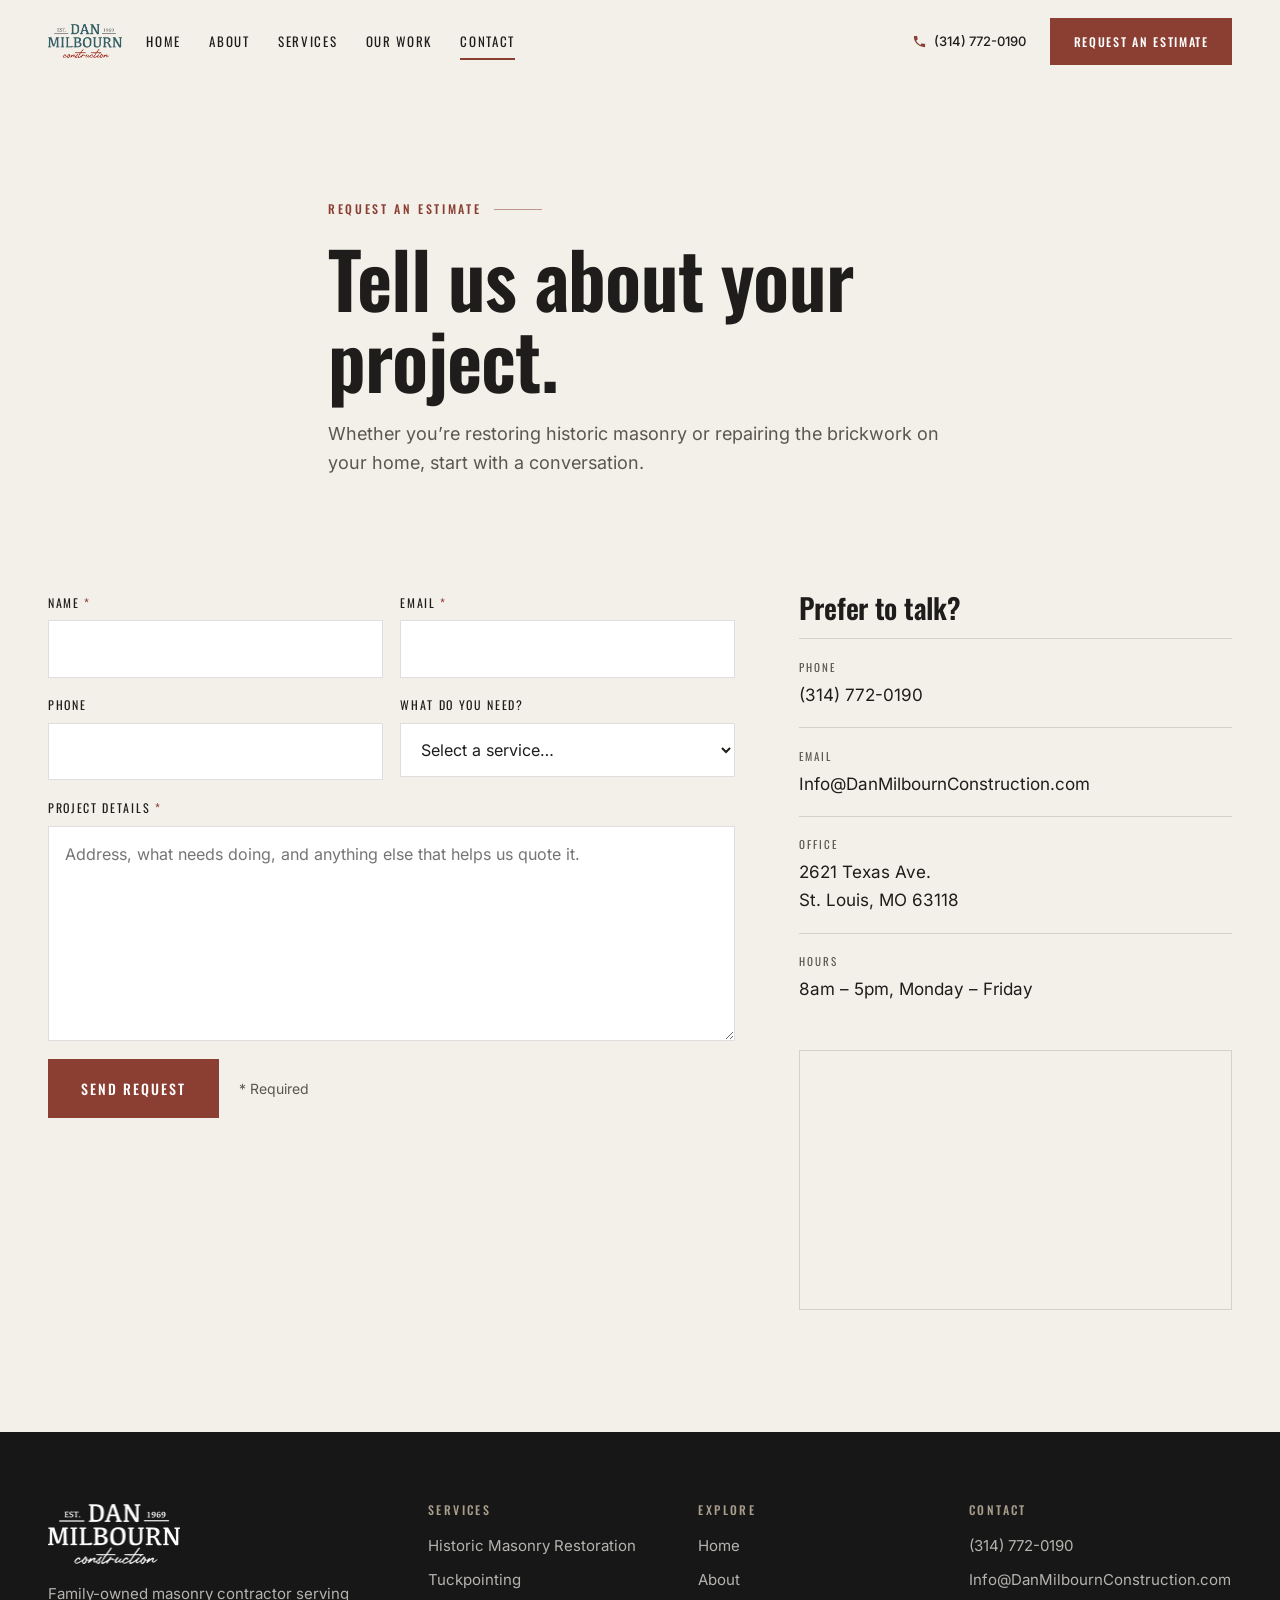
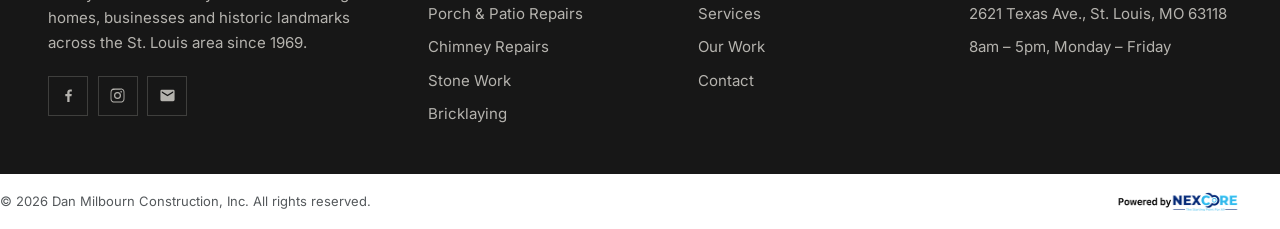
<file: contact.html>
<!DOCTYPE html>
<html lang="en">
<head>
<meta charset="utf-8" />
<meta name="viewport" content="width=device-width, initial-scale=1" />
<script>document.documentElement.className+=" js";</script>
<title>Request an Estimate | Dan Milbourn Construction, St. Louis</title>
<meta name="description" content="Request a masonry estimate from Dan Milbourn Construction. Call (314) 772-0190 or visit our office at 2621 Texas Ave., St. Louis. Family-owned since 1969." />
<link rel="canonical" href="https://www.danmilbournconstruction.com/contact" />
<meta property="og:site_name" content="Dan Milbourn Construction" />
<meta property="og:type" content="website" />
<meta property="og:title" content="Request an Estimate | Dan Milbourn Construction, St. Louis" />
<meta property="og:description" content="Request a masonry estimate from Dan Milbourn Construction. Call (314) 772-0190 or visit our office at 2621 Texas Ave., St. Louis. Family-owned since 1969." />
<meta property="og:url" content="https://www.danmilbournconstruction.com/contact" />
<meta property="og:image" content="https://www.danmilbournconstruction.com/uploads/1/4/1/0/141008164/published/project-post-office.jpg" />
<meta name="twitter:card" content="summary_large_image" />
<link rel="icon" href="favicon.ico" sizes="any" />
<link rel="icon" type="image/png" sizes="32x32" href="assets/favicon/favicon-32.png" />
<link rel="icon" type="image/png" sizes="16x16" href="assets/favicon/favicon-16.png" />
<link rel="apple-touch-icon" sizes="180x180" href="assets/favicon/favicon-180.png" />
<link rel="preload" href="assets/fonts/oswald-600.woff2" as="font" type="font/woff2" crossorigin />
<link rel="preload" href="assets/fonts/inter-400.woff2" as="font" type="font/woff2" crossorigin />
<link rel="stylesheet" href="assets/css/dmc.css" />
</head>
<body>
<a class="skip" href="#main">Skip to content</a>
<header class="hdr">
  <div class="hdr__in">
    <a class="hdr__logo" href="index" aria-label="Dan Milbourn Construction — home">
      <img src="uploads/1/4/1/0/141008164/published/dan-m-logo.png" alt="Dan Milbourn Construction" width="510" height="233" />
    </a>
    <nav class="nav" aria-label="Primary">
        <a href="index">Home</a>
        <a href="about">About</a>
        <a href="services">Services</a>
        <a href="our-work-the-gallery">Our Work</a>
        <a href="contact" aria-current="page">Contact</a>
    </nav>
    <div class="hdr__contact">
      <a href="tel:+13147720190" aria-label="Call Dan Milbourn Construction on (314) 772-0190">
        <svg viewBox="0 0 24 24" aria-hidden="true" focusable="false"><path d="M6.6 10.8a15.1 15.1 0 006.6 6.6l2.2-2.2c.3-.3.7-.4 1-.2 1.2.4 2.4.6 3.6.6.6 0 1 .4 1 1V20c0 .6-.4 1-1 1A17 17 0 013 4c0-.6.4-1 1-1h3.5c.6 0 1 .4 1 1 0 1.3.2 2.5.6 3.6.1.4 0 .8-.2 1l-2.3 2.2z"/></svg>
        <span>(314) 772-0190</span>
      </a>
      <a href="mailto:Info@DanMilbournConstruction.com" aria-label="Email Dan Milbourn Construction">
        <svg viewBox="0 0 24 24" aria-hidden="true" focusable="false"><path d="M20 4H4a2 2 0 00-2 2v12a2 2 0 002 2h16a2 2 0 002-2V6a2 2 0 00-2-2zm0 4.2l-8 5-8-5V6l8 5 8-5v2.2z"/></svg>
        <span>Info@DanMilbournConstruction.com</span>
      </a>
    </div>
    <a class="btn btn--primary hdr__cta" href="contact">Request an Estimate</a>
    <button class="hdr__burger" type="button" aria-label="Menu" aria-expanded="false" aria-controls="drawer">
      <span></span><span></span><span></span>
    </button>
  </div>
</header>
<div class="drawer" id="drawer" aria-hidden="true">
  <a href="index">Home</a>
  <a href="about">About</a>
  <a href="services">Services</a>
  <a href="our-work-the-gallery">Our Work</a>
  <a href="contact">Contact</a>
  <div class="drawer__meta">
    <a href="tel:+13147720190">(314) 772-0190</a>
    <a href="mailto:Info@DanMilbournConstruction.com">Info@DanMilbournConstruction.com</a>
    <p>2621 Texas Ave., St. Louis, MO 63118<br />8am – 5pm, Monday – Friday</p>
  </div>
</div>
<main id="main" style="padding-top:var(--header-h)">

  <section class="section" style="padding-bottom:0">
    <div class="container read">
      <p class="eyebrow">Request an estimate</p>
      <h1>Tell us about your project.</h1>
      <p class="lede" style="margin-top:1.25rem">Whether you&rsquo;re restoring historic masonry or repairing the brickwork on your home, start with a conversation.</p>
    </div>
  </section>

  <section class="section">
    <div class="container form-wrap">
      <div>
        <div class="alert alert--ok" data-form-ok role="status" aria-live="polite"></div>
        <div class="alert alert--bad" data-form-bad role="alert" aria-live="assertive"></div>
        <form id="estimate-form" action="https://formspree.io/f/xzeplaea" method="POST">
          <input type="hidden" name="_subject" value="New estimate request - danmilbournconstruction.com" />
          <div class="fgrid">
            <div class="field">
              <label for="f-name">Name <span class="req" aria-hidden="true">*</span></label>
              <input id="f-name" name="name" type="text" autocomplete="name" required />
            </div>
            <div class="field">
              <label for="f-email">Email <span class="req" aria-hidden="true">*</span></label>
              <input id="f-email" name="email" type="email" autocomplete="email" required />
            </div>
            <div class="field">
              <label for="f-phone">Phone</label>
              <input id="f-phone" name="phone" type="tel" autocomplete="tel" />
            </div>
            <div class="field">
              <label for="f-service">What do you need?</label>
              <select id="f-service" name="service">
                <option value="">Select a service&hellip;</option>
                <option value="Historic Masonry Restoration">Historic Masonry Restoration</option><option value="Tuckpointing">Tuckpointing</option><option value="Porch & Patio Repairs">Porch & Patio Repairs</option><option value="Chimney Repairs">Chimney Repairs</option><option value="Stone Work">Stone Work</option><option value="Bricklaying">Bricklaying</option><option value="Power Washing">Power Washing</option><option value="Water Repellent">Water Repellent</option><option value="Cleaning">Cleaning</option><option value="Swimming Pool Repair">Swimming Pool Repair</option><option value="Driveway Sealing & Caulking">Driveway Sealing & Caulking</option><option value="Custom Mortar Mixtures">Custom Mortar Mixtures</option><option value="Something else">Something else</option>
              </select>
            </div>
            <div class="field f-full">
              <label for="f-msg">Project details <span class="req" aria-hidden="true">*</span></label>
              <textarea id="f-msg" name="message" rows="7" required placeholder="Address, what needs doing, and anything else that helps us quote it."></textarea>
            </div>
            <div class="hp" aria-hidden="true">
              <label for="f-gotcha">Leave this field empty</label>
              <input id="f-gotcha" name="_gotcha" type="text" tabindex="-1" autocomplete="off" />
            </div>
            <div class="f-full" style="display:flex;align-items:center;gap:1.25rem;flex-wrap:wrap">
              <button class="btn btn--primary" type="submit">Send Request</button>
              <span style="font-size:.875rem;color:var(--text-muted)"><span class="req" aria-hidden="true">*</span> Required</span>
            </div>
          </div>
        </form>
      </div>

      <aside>
        <h2 style="font-size:var(--h3);margin-bottom:1rem">Prefer to talk?</h2>
        <div class="info__row"><p class="info__k">Phone</p><p class="info__v"><a href="tel:+13147720190">(314) 772-0190</a></p></div>
        <div class="info__row"><p class="info__k">Email</p><p class="info__v"><a href="mailto:Info@DanMilbournConstruction.com">Info@DanMilbournConstruction.com</a></p></div>
        <div class="info__row"><p class="info__k">Office</p><p class="info__v"><a href="https://maps.google.com/?q=2621+Texas+Ave,+St.+Louis,+MO+63118" target="_blank" rel="noopener noreferrer">2621 Texas Ave.<br />St.&nbsp;Louis, MO 63118</a></p></div>
        <div class="info__row"><p class="info__k">Hours</p><p class="info__v">8am – 5pm, Monday – Friday</p></div>
        <div style="margin-top:1.75rem">
          <iframe title="Map to Dan Milbourn Construction, 2621 Texas Ave., St. Louis"
            src="https://maps.google.com/maps?q=2621+Texas+Ave,+St.+Louis,+MO+63118&amp;z=15&amp;output=embed"
            width="100%" height="260" style="border:1px solid var(--rule)" loading="lazy" referrerpolicy="no-referrer-when-downgrade"></iframe>
        </div>
      </aside>
    </div>
  </section>

</main>
<footer class="ftr">
  <div class="container">
    <div class="ftr__grid">
      <div>
        <img class="ftr__logo" src="uploads/1/4/1/0/141008164/published/dan-mil-logo-white.png" alt="Dan Milbourn Construction" width="131" height="60" />
        <p class="ftr__blurb">Family-owned masonry contractor serving homes, businesses and historic landmarks across the St.&nbsp;Louis area since 1969.</p>
        <div class="ftr__social">
          <a href="https://www.facebook.com/danmilbournconstruction/" target="_blank" rel="noopener noreferrer" aria-label="Facebook"><svg viewBox="0 0 24 24" aria-hidden="true"><path d="M13.5 21v-8h2.7l.4-3.1h-3.1V7.9c0-.9.25-1.5 1.55-1.5h1.65V3.6c-.29-.04-1.27-.13-2.41-.13-2.39 0-4.03 1.46-4.03 4.14V9.9H7.5V13h2.76v8h3.24z"/></svg></a>
          <a href="https://www.instagram.com/danmilbournconstruction/" target="_blank" rel="noopener noreferrer" aria-label="Instagram"><svg viewBox="0 0 24 24" aria-hidden="true"><path d="M12 2.2c3.2 0 3.6 0 4.85.07 1.17.05 1.8.25 2.23.42.56.22.96.48 1.38.9.42.42.68.82.9 1.38.17.42.37 1.06.42 2.23.06 1.25.07 1.62.07 4.8s0 3.6-.07 4.85c-.05 1.17-.25 1.8-.42 2.23-.22.56-.48.96-.9 1.38-.42.42-.82.68-1.38.9-.42.17-1.06.37-2.23.42-1.25.06-1.62.07-4.85.07s-3.6 0-4.85-.07c-1.17-.05-1.8-.25-2.23-.42-.56-.22-.96-.48-1.38-.9-.42-.42-.68-.82-.9-1.38-.17-.42-.37-1.06-.42-2.23C2.2 15.6 2.2 15.2 2.2 12s0-3.6.07-4.85c.05-1.17.25-1.8.42-2.23.22-.56.48-.96.9-1.38.42-.42.82-.68 1.38-.9.42-.17 1.06-.37 2.23-.42C8.4 2.2 8.8 2.2 12 2.2zm0 1.8c-3.14 0-3.5.01-4.74.07-.9.04-1.38.19-1.7.31-.43.17-.74.37-1.06.69-.32.32-.52.63-.69 1.06-.12.32-.27.8-.31 1.7C3.44 8.5 3.43 8.86 3.43 12s.01 3.5.07 4.74c.04.9.19 1.38.31 1.7.17.43.37.74.69 1.06.32.32.63.52 1.06.69.32.12.8.27 1.7.31 1.24.06 1.6.07 4.74.07s3.5-.01 4.74-.07c.9-.04 1.38-.19 1.7-.31.43-.17.74-.37 1.06-.69.32-.32.52-.63.69-1.06.12-.32.27-.8.31-1.7.06-1.24.07-1.6.07-4.74s-.01-3.5-.07-4.74c-.04-.9-.19-1.38-.31-1.7a2.85 2.85 0 00-.69-1.06 2.85 2.85 0 00-1.06-.69c-.32-.12-.8-.27-1.7-.31C15.5 4.01 15.14 4 12 4zm0 3.06a4.94 4.94 0 110 9.88 4.94 4.94 0 010-9.88zm0 8.15a3.21 3.21 0 100-6.42 3.21 3.21 0 000 6.42zm6.29-8.35a1.15 1.15 0 11-2.3 0 1.15 1.15 0 012.3 0z"/></svg></a>
          <a href="mailto:Info@DanMilbournConstruction.com" aria-label="Email us"><svg viewBox="0 0 24 24" aria-hidden="true"><path d="M20 4H4a2 2 0 00-2 2v12a2 2 0 002 2h16a2 2 0 002-2V6a2 2 0 00-2-2zm0 4.2l-8 5-8-5V6l8 5 8-5v2.2z"/></svg></a>
        </div>
      </div>
      <div>
        <h2>Services</h2>
        <ul><li><a href="services#historic-masonry-restoration">Historic Masonry Restoration</a></li><li><a href="services#tuckpointing">Tuckpointing</a></li><li><a href="services#porch-patio-repairs">Porch & Patio Repairs</a></li><li><a href="services#chimney-repairs">Chimney Repairs</a></li><li><a href="services#stone-work">Stone Work</a></li><li><a href="services#bricklaying">Bricklaying</a></li></ul>
      </div>
      <div>
        <h2>Explore</h2>
        <ul><li><a href="index">Home</a></li><li><a href="about">About</a></li><li><a href="services">Services</a></li><li><a href="our-work-the-gallery">Our Work</a></li><li><a href="contact">Contact</a></li></ul>
      </div>
      <div>
        <h2>Contact</h2>
        <ul>
          <li><a href="tel:+13147720190">(314) 772-0190</a></li>
          <li><a href="mailto:Info@DanMilbournConstruction.com">Info@DanMilbournConstruction.com</a></li>
          <li>2621 Texas Ave., St. Louis, MO 63118</li>
          <li>8am – 5pm, Monday – Friday</li>
        </ul>
      </div>
    </div>
  </div>
  <div class="ftr__bar">
    <div class="container ftr__bar-in">
      <p class="ftr__copy">&copy; <span data-year>2026</span> Dan Milbourn Construction, Inc. All rights reserved.</p>
      <a class="ftr__by" href="https://thenexcore.com" target="_blank" rel="noopener noreferrer">
        <img src="uploads/1/4/1/0/141008164/published/powered-by-1.png" alt="Powered by NexCore" width="202" height="19" />
      </a>
    </div>
  </div>
</footer>
<div class="lb" id="lightbox" role="dialog" aria-modal="true" aria-label="Project detail" aria-hidden="true">
  <div class="lb__bar">
    <span class="lb__count" data-lb-count></span>
    <button class="lb__close" type="button" aria-label="Close">&#10005;</button>
  </div>
  <div class="lb__stage">
    <figure class="lb__fig">
      <img data-lb-img alt="" />
      <figcaption class="lb__cap">
        <p class="lb__scope" data-lb-scope></p>
        <h3 data-lb-title></h3>
        <p data-lb-desc></p>
      </figcaption>
    </figure>
  </div>
  <div class="lb__nav">
    <button type="button" data-lb-prev aria-label="Previous project"><svg class="ico-arrow" viewBox="0 0 24 24" aria-hidden="true" focusable="false"><path d="M19 12H5m5.5-6.5L5 12l5.5 6.5"/></svg></button>
    <button type="button" data-lb-next aria-label="Next project"><svg class="ico-arrow" viewBox="0 0 24 24" aria-hidden="true" focusable="false"><path d="M5 12h14m-5.5-6.5L19 12l-5.5 6.5"/></svg></button>
  </div>
</div>
<script src="assets/js/dmc.js" defer></script>
</body>
</html>
</file>
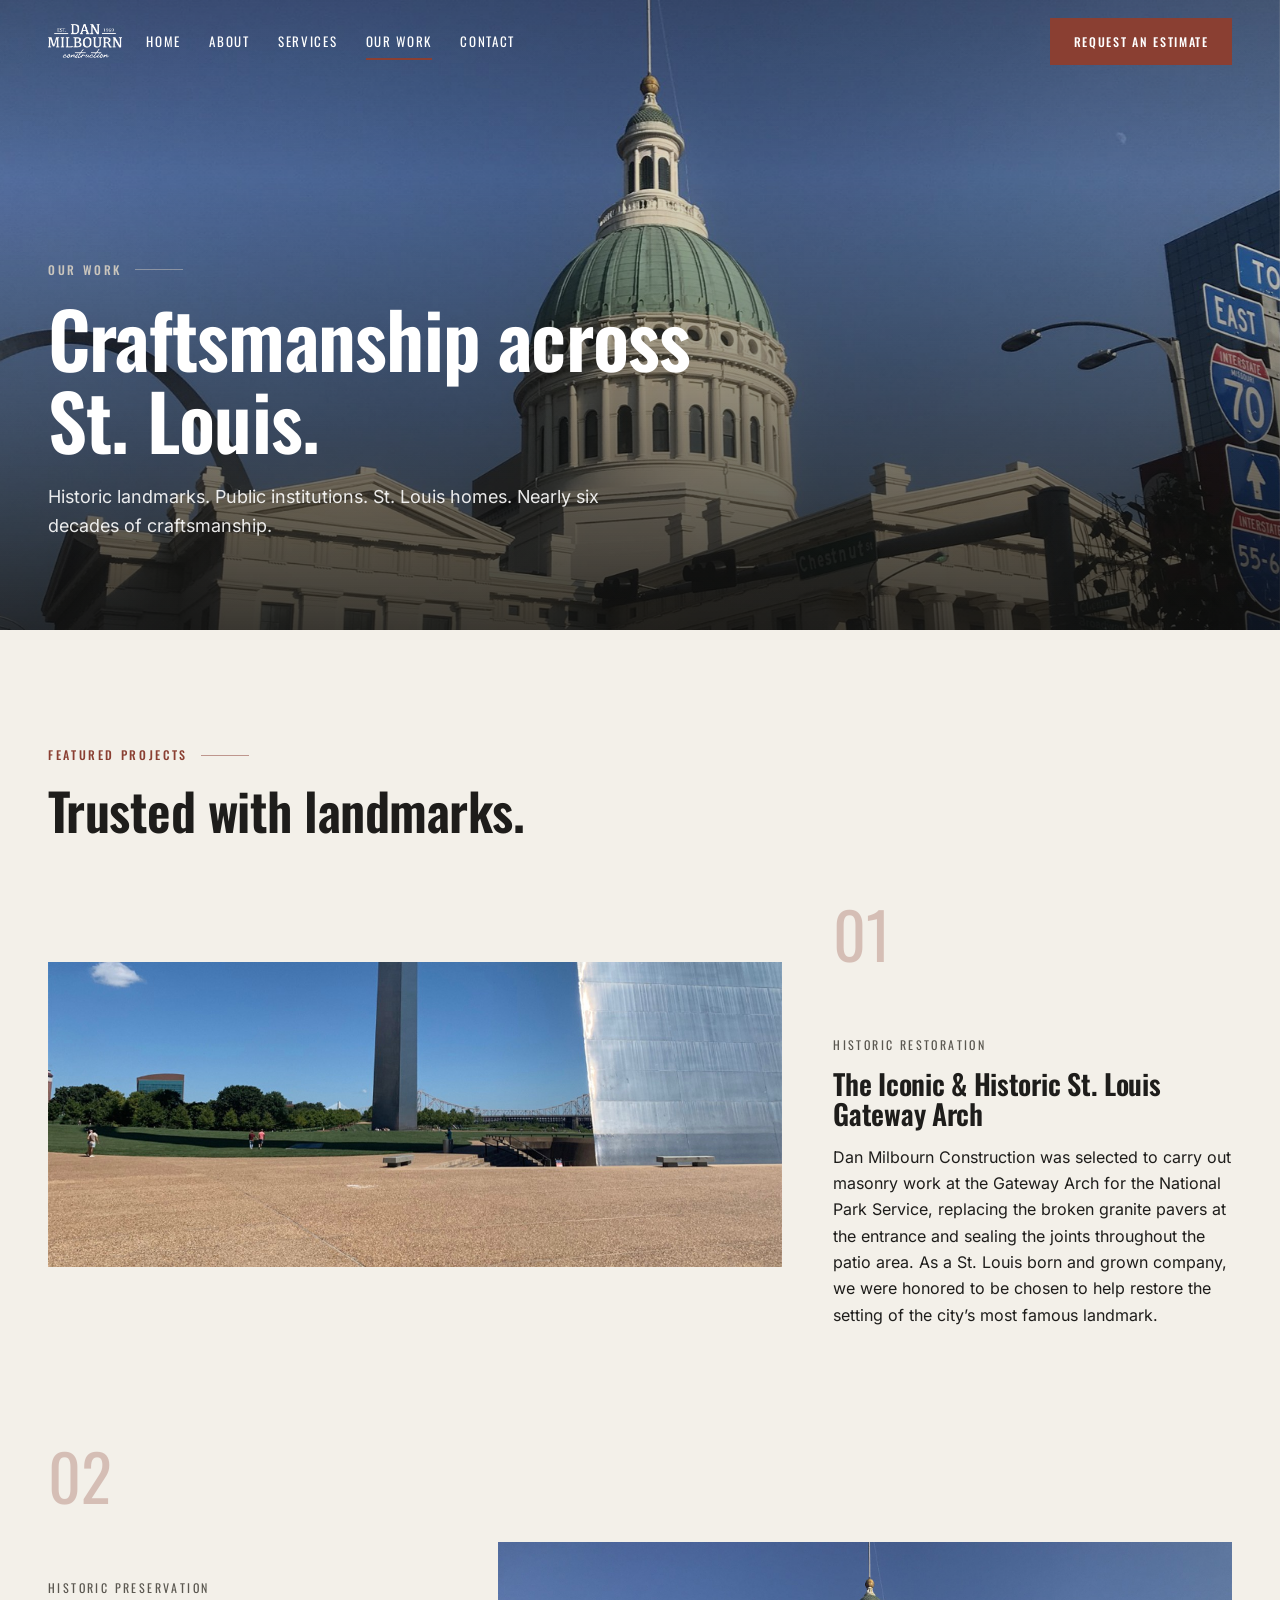
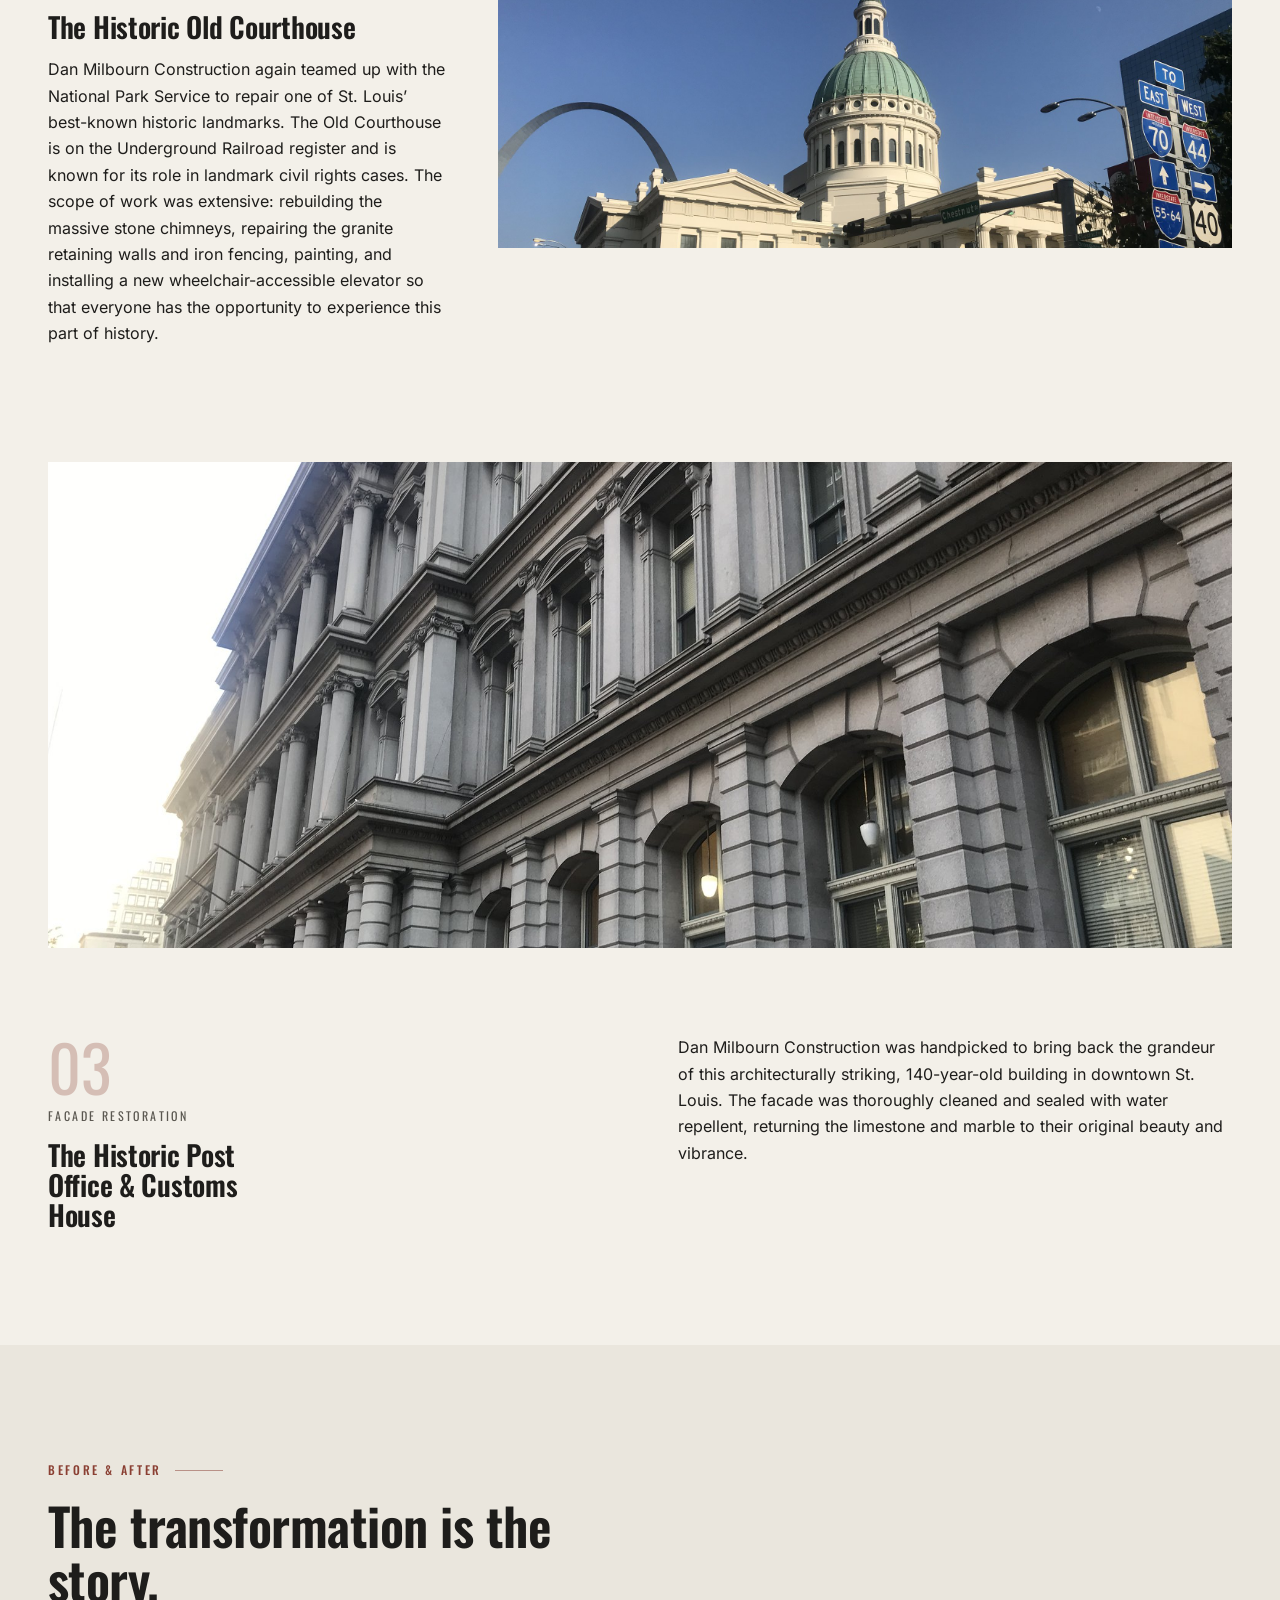
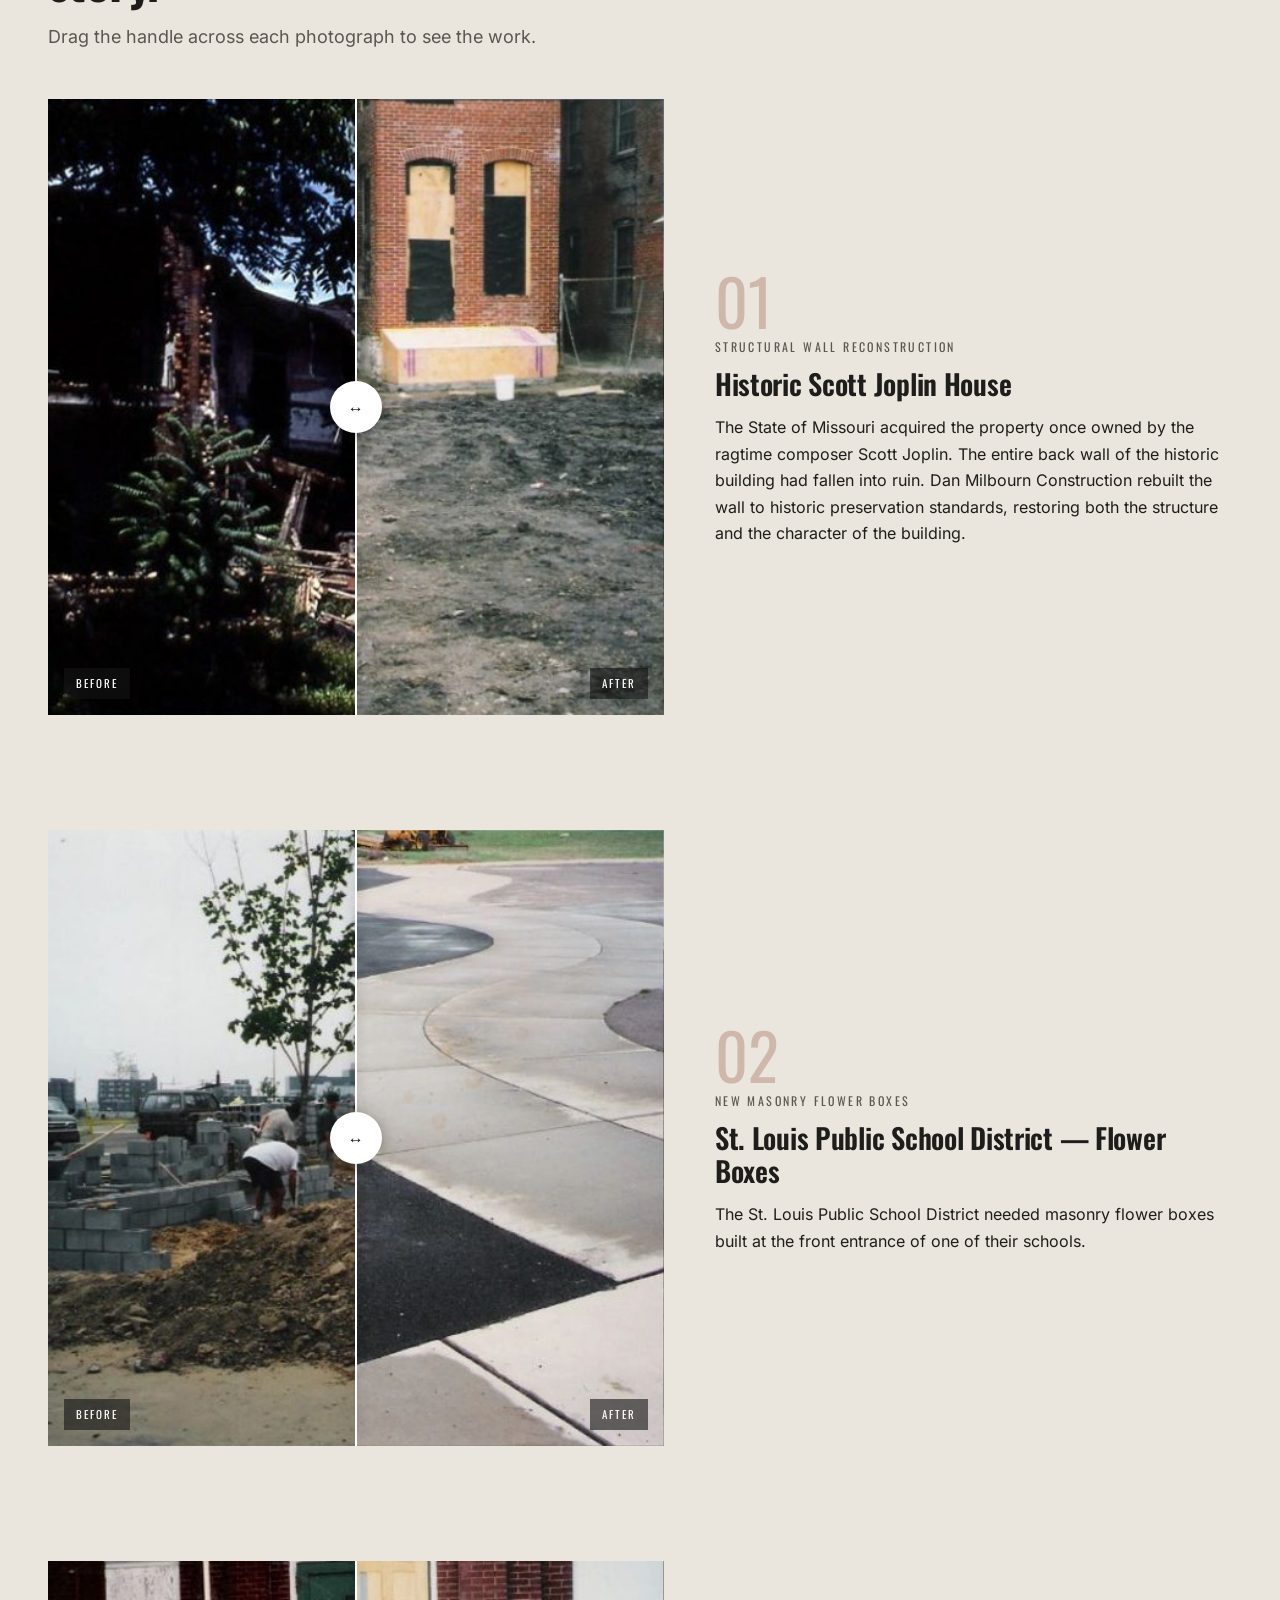
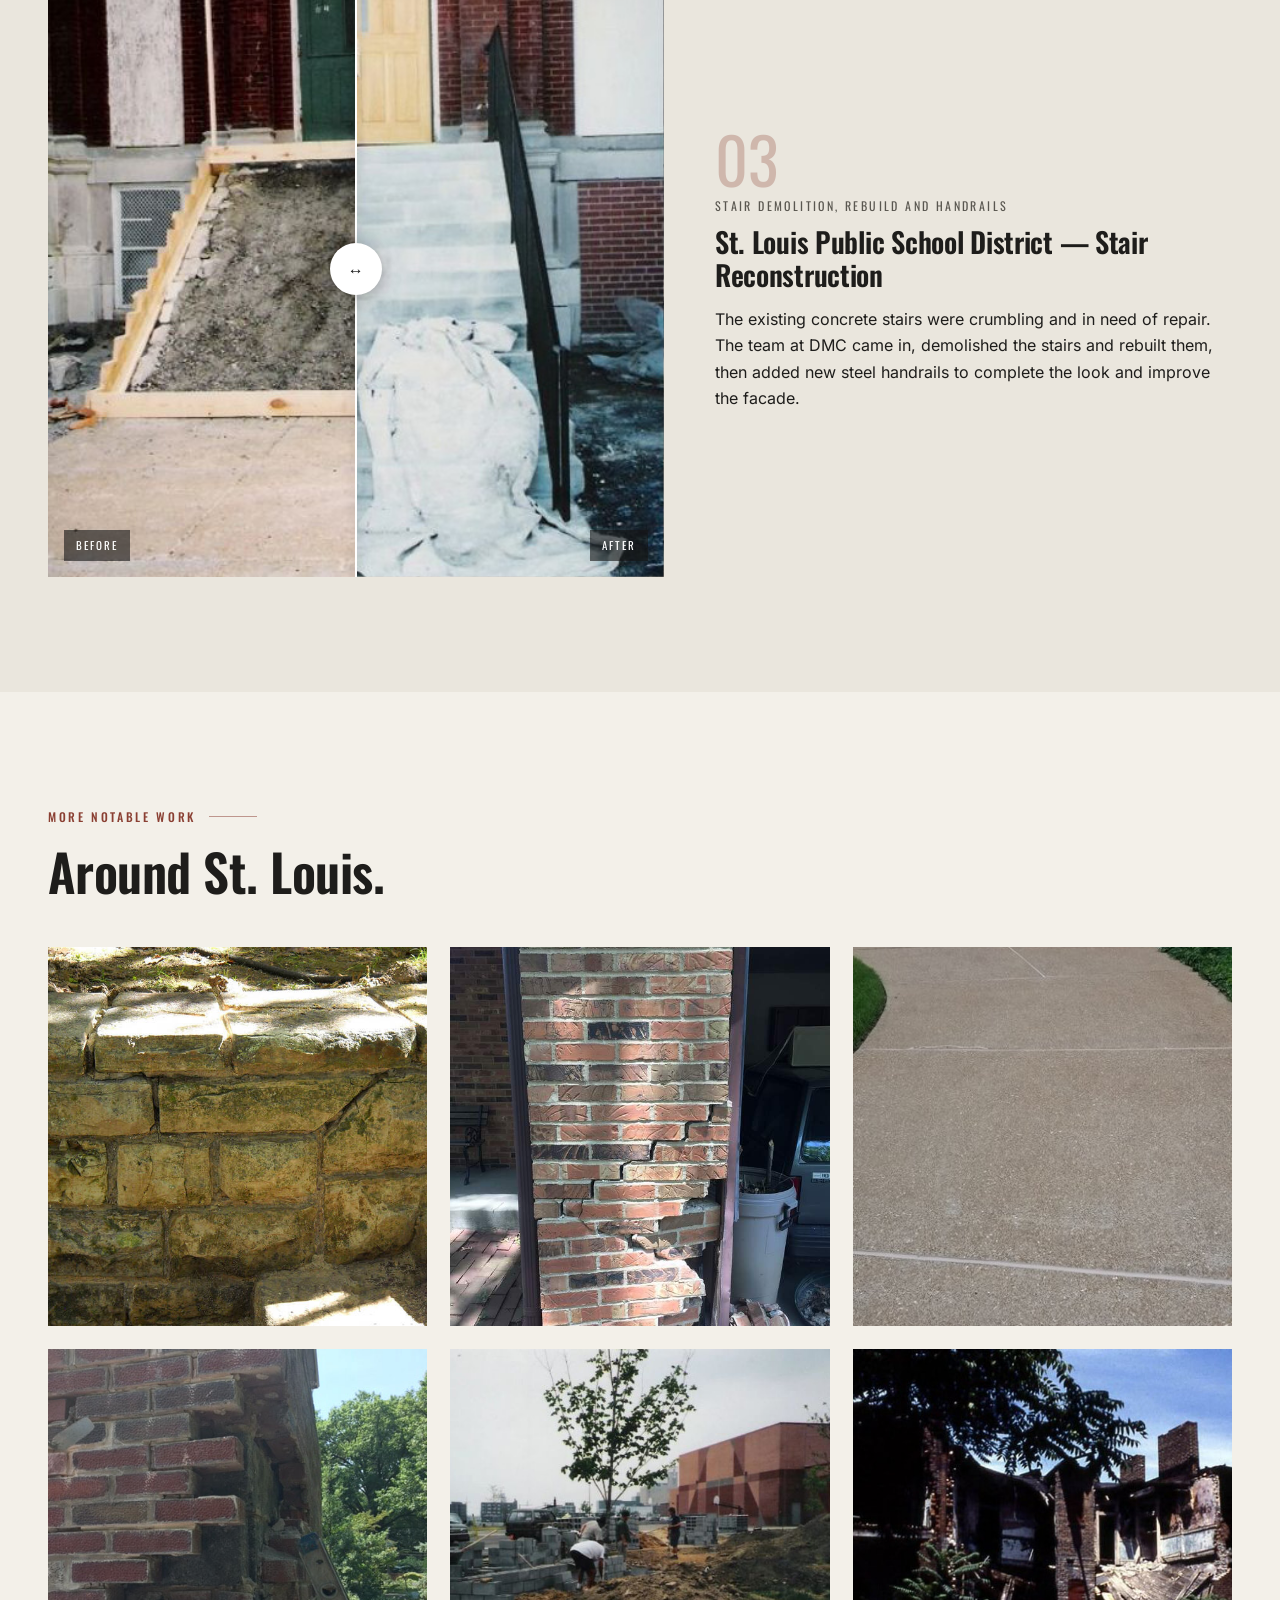
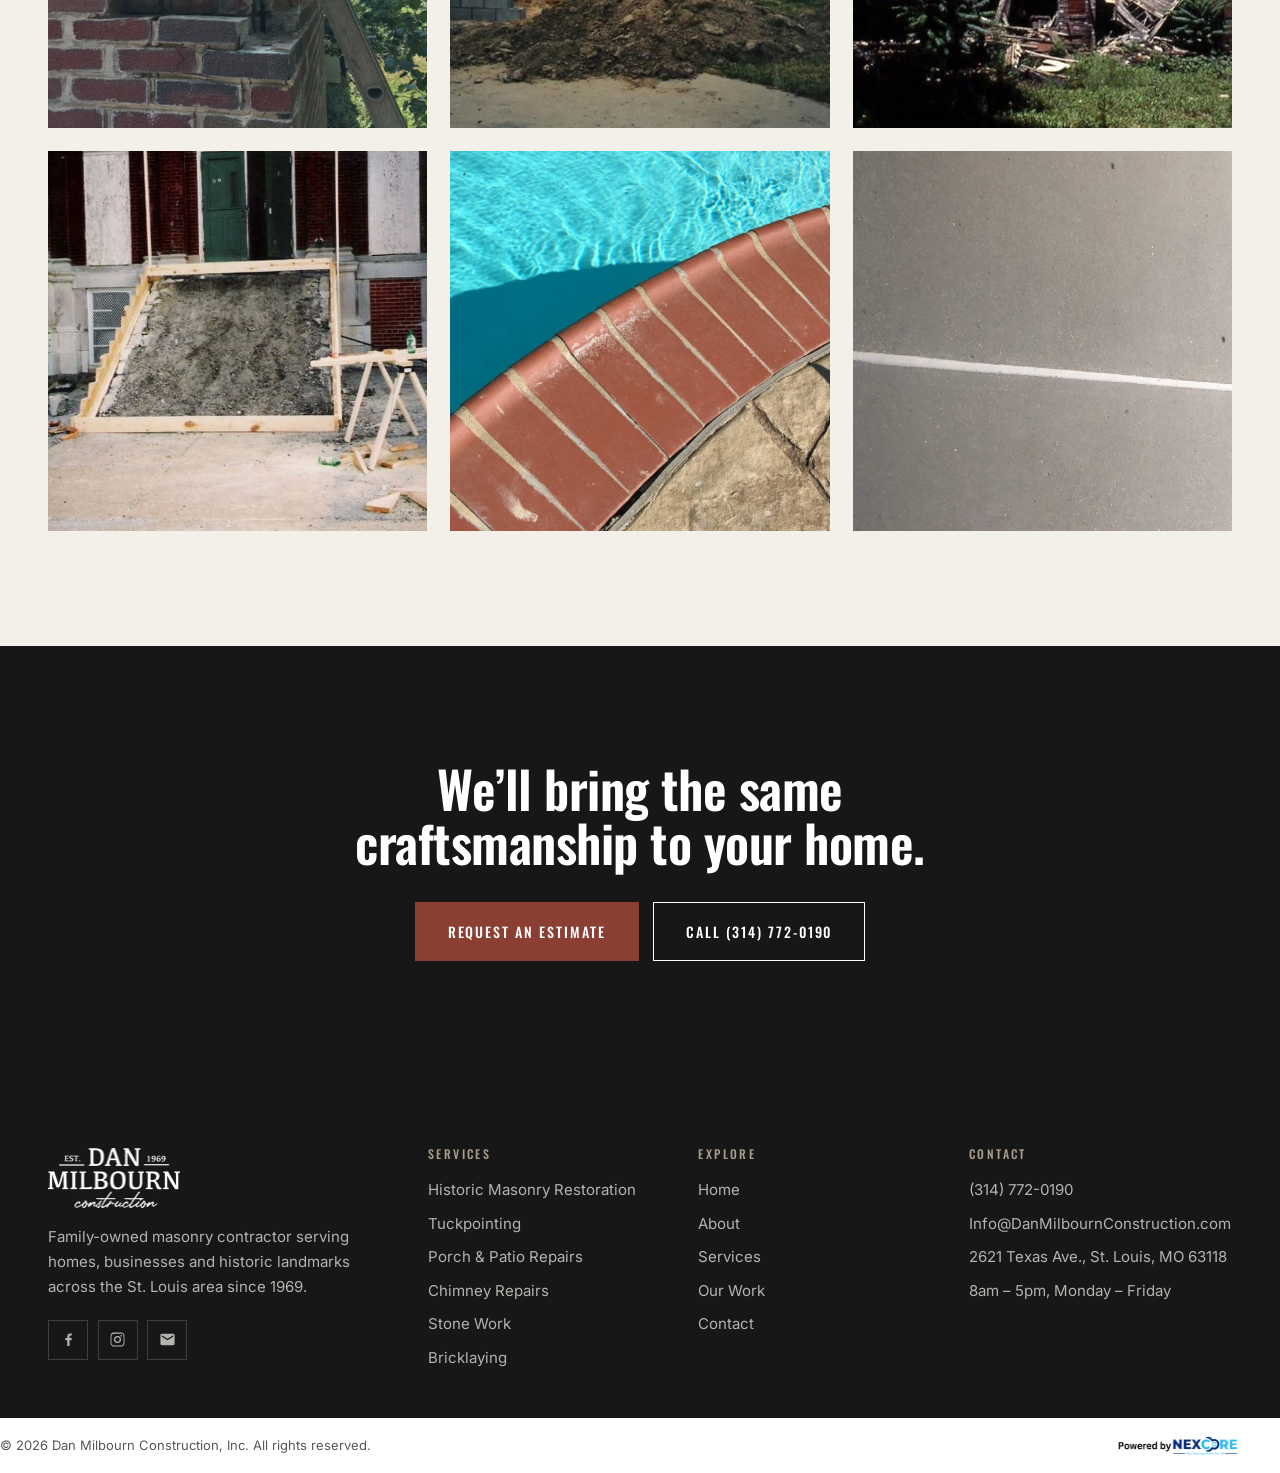
<file: our-work-the-gallery.html>
<!DOCTYPE html>
<html lang="en">
<head>
<meta charset="utf-8" />
<meta name="viewport" content="width=device-width, initial-scale=1" />
<script>document.documentElement.className+=" js";</script>
<title>Our Work | Dan Milbourn Construction, St. Louis Masonry</title>
<meta name="description" content="Historic landmarks, public institutions and St. Louis homes. Nearly six decades of masonry craftsmanship from Dan Milbourn Construction." />
<link rel="canonical" href="https://www.danmilbournconstruction.com/our-work-the-gallery" />
<meta property="og:site_name" content="Dan Milbourn Construction" />
<meta property="og:type" content="website" />
<meta property="og:title" content="Our Work | Dan Milbourn Construction, St. Louis Masonry" />
<meta property="og:description" content="Historic landmarks, public institutions and St. Louis homes. Nearly six decades of masonry craftsmanship from Dan Milbourn Construction." />
<meta property="og:url" content="https://www.danmilbournconstruction.com/our-work-the-gallery" />
<meta property="og:image" content="https://www.danmilbournconstruction.com/uploads/1/4/1/0/141008164/published/project-old-courthouse.jpg" />
<meta name="twitter:card" content="summary_large_image" />
<link rel="icon" href="favicon.ico" sizes="any" />
<link rel="icon" type="image/png" sizes="32x32" href="assets/favicon/favicon-32.png" />
<link rel="icon" type="image/png" sizes="16x16" href="assets/favicon/favicon-16.png" />
<link rel="apple-touch-icon" sizes="180x180" href="assets/favicon/favicon-180.png" />
<link rel="preload" href="assets/fonts/oswald-600.woff2" as="font" type="font/woff2" crossorigin />
<link rel="preload" href="assets/fonts/inter-400.woff2" as="font" type="font/woff2" crossorigin />
<link rel="stylesheet" href="assets/css/dmc.css" />
</head>
<body>
<a class="skip" href="#main">Skip to content</a>
<header class="hdr hdr--onhero">
  <div class="hdr__in">
    <a class="hdr__logo" href="index" aria-label="Dan Milbourn Construction — home">
      <img src="uploads/1/4/1/0/141008164/published/dan-m-logo.png" alt="Dan Milbourn Construction" width="510" height="233" />
    </a>
    <nav class="nav" aria-label="Primary">
        <a href="index">Home</a>
        <a href="about">About</a>
        <a href="services">Services</a>
        <a href="our-work-the-gallery" aria-current="page">Our Work</a>
        <a href="contact">Contact</a>
    </nav>
    <div class="hdr__contact">
      <a href="tel:+13147720190" aria-label="Call Dan Milbourn Construction on (314) 772-0190">
        <svg viewBox="0 0 24 24" aria-hidden="true" focusable="false"><path d="M6.6 10.8a15.1 15.1 0 006.6 6.6l2.2-2.2c.3-.3.7-.4 1-.2 1.2.4 2.4.6 3.6.6.6 0 1 .4 1 1V20c0 .6-.4 1-1 1A17 17 0 013 4c0-.6.4-1 1-1h3.5c.6 0 1 .4 1 1 0 1.3.2 2.5.6 3.6.1.4 0 .8-.2 1l-2.3 2.2z"/></svg>
        <span>(314) 772-0190</span>
      </a>
      <a href="mailto:Info@DanMilbournConstruction.com" aria-label="Email Dan Milbourn Construction">
        <svg viewBox="0 0 24 24" aria-hidden="true" focusable="false"><path d="M20 4H4a2 2 0 00-2 2v12a2 2 0 002 2h16a2 2 0 002-2V6a2 2 0 00-2-2zm0 4.2l-8 5-8-5V6l8 5 8-5v2.2z"/></svg>
        <span>Info@DanMilbournConstruction.com</span>
      </a>
    </div>
    <a class="btn btn--primary hdr__cta" href="contact">Request an Estimate</a>
    <button class="hdr__burger" type="button" aria-label="Menu" aria-expanded="false" aria-controls="drawer">
      <span></span><span></span><span></span>
    </button>
  </div>
</header>
<div class="drawer" id="drawer" aria-hidden="true">
  <a href="index">Home</a>
  <a href="about">About</a>
  <a href="services">Services</a>
  <a href="our-work-the-gallery">Our Work</a>
  <a href="contact">Contact</a>
  <div class="drawer__meta">
    <a href="tel:+13147720190">(314) 772-0190</a>
    <a href="mailto:Info@DanMilbournConstruction.com">Info@DanMilbournConstruction.com</a>
    <p>2621 Texas Ave., St. Louis, MO 63118<br />8am – 5pm, Monday – Friday</p>
  </div>
</div>
<main id="main">

  <section class="hero hero--short">
    <div class="hero__img">
      <img src="uploads/1/4/1/0/141008164/published/project-old-courthouse.jpg" alt="The Old Courthouse in St. Louis" width="1920" height="800" fetchpriority="high" />
    </div>
    <div class="hero__body">
      <div class="container">
        <p class="eyebrow">Our work</p>
        <h1>Craftsmanship across St. Louis.</h1>
        <p class="lede">Historic landmarks. Public institutions. St.&nbsp;Louis homes. Nearly six decades of craftsmanship.</p>
      </div>
    </div>
  </section>

  <section class="section">
    <div class="container">
      <div style="margin-bottom:clamp(2.5rem,5vw,4rem);max-width:52ch" data-reveal>
        <p class="eyebrow">Featured projects</p>
        <h2>Trusted with landmarks.</h2>
      </div>
      
      <div class="feat" data-reveal>
        <div class="feat__media" data-reveal-mask><button class="pmedia " type="button"
    data-lightbox data-full="uploads/1/4/1/0/141008164/published/project-gateway-arch.jpg" data-alt="The Gateway Arch with the restored granite paver plaza in the foreground"
    data-title="The Iconic & Historic St. Louis Gateway Arch" data-scope="Granite paver replacement · Joint sealing" data-desc="Dan Milbourn Construction was selected to carry out masonry work at the Gateway Arch for the National Park Service, replacing the broken granite pavers at the entrance and sealing the joints throughout the patio area. As a St. Louis born and grown company, we were honored to be chosen to help restore the setting of the city’s most famous landmark.">
    <img src="uploads/1/4/1/0/141008164/published/project-gateway-arch.jpg" alt="The Gateway Arch with the restored granite paver plaza in the foreground" loading="lazy" width="1440" height="600"  />
    <span class="pmedia__view">View Project +</span>
  </button></div>
        <div>
          <p class="feat__num">01</p><p class="feat__label">Historic Restoration</p>
          <h2 style="font-size:var(--h3)">The Iconic & Historic St. Louis Gateway Arch</h2>
          <p style="margin-top:.9rem">Dan Milbourn Construction was selected to carry out masonry work at the Gateway Arch for the National Park Service, replacing the broken granite pavers at the entrance and sealing the joints throughout the patio area. As a St. Louis born and grown company, we were honored to be chosen to help restore the setting of the city’s most famous landmark.</p>
        </div>
      </div>
      <div class="feat feat--rev" data-reveal>
        <div class="feat__media" data-reveal-mask><button class="pmedia " type="button"
    data-lightbox data-full="uploads/1/4/1/0/141008164/published/project-old-courthouse.jpg" data-alt="The Old Courthouse dome in St. Louis with the Gateway Arch behind it"
    data-title="The Historic Old Courthouse" data-scope="Stone chimneys · Granite retaining walls · Iron fencing · Accessibility" data-desc="Dan Milbourn Construction again teamed up with the National Park Service to repair one of St. Louis’ best-known historic landmarks. The Old Courthouse is on the Underground Railroad register and is known for its role in landmark civil rights cases. The scope of work was extensive: rebuilding the massive stone chimneys, repairing the granite retaining walls and iron fencing, painting, and installing a new wheelchair-accessible elevator so that everyone has the opportunity to experience this part of history.">
    <img src="uploads/1/4/1/0/141008164/published/project-old-courthouse.jpg" alt="The Old Courthouse dome in St. Louis with the Gateway Arch behind it" loading="lazy" width="1920" height="800"  />
    <span class="pmedia__view">View Project +</span>
  </button></div>
        <div>
          <p class="feat__num">02</p><p class="feat__label">Historic Preservation</p>
          <h2 style="font-size:var(--h3)">The Historic Old Courthouse</h2>
          <p style="margin-top:.9rem">Dan Milbourn Construction again teamed up with the National Park Service to repair one of St. Louis’ best-known historic landmarks. The Old Courthouse is on the Underground Railroad register and is known for its role in landmark civil rights cases. The scope of work was extensive: rebuilding the massive stone chimneys, repairing the granite retaining walls and iron fencing, painting, and installing a new wheelchair-accessible elevator so that everyone has the opportunity to experience this part of history.</p>
        </div>
      </div>
      <div class="feat feat--wide" data-reveal>
        <div class="feat__media" data-reveal-mask style="overflow:hidden"><div data-parallax="0.12"><button class="pmedia " type="button"
    data-lightbox data-full="uploads/1/4/1/0/141008164/published/project-post-office.jpg" data-alt="The granite facade and columns of the Old Post Office and Customs House"
    data-title="The Historic Post Office & Customs House" data-scope="Facade cleaning · Water repellent sealing" data-desc="Dan Milbourn Construction was handpicked to bring back the grandeur of this architecturally striking, 140-year-old building in downtown St. Louis. The facade was thoroughly cleaned and sealed with water repellent, returning the limestone and marble to their original beauty and vibrance.">
    <img src="uploads/1/4/1/0/141008164/published/project-post-office.jpg" alt="The granite facade and columns of the Old Post Office and Customs House" loading="lazy" width="1920" height="800"  />
    <span class="pmedia__view">View Project +</span>
  </button></div></div>
        <div class="editorial" style="margin-top:1.75rem">
          <div><p class="feat__num" style="margin:0 0 .35rem">03</p><p class="feat__label">Facade Restoration</p><h2 style="font-size:var(--h3)">The Historic Post Office & Customs House</h2></div>
          <div><p>Dan Milbourn Construction was handpicked to bring back the grandeur of this architecturally striking, 140-year-old building in downtown St. Louis. The facade was thoroughly cleaned and sealed with water repellent, returning the limestone and marble to their original beauty and vibrance.</p></div>
        </div>
      </div>
    </div>
  </section>

  <section class="section section--stone">
    <div class="container">
      <div style="margin-bottom:clamp(2rem,4vw,3rem);max-width:56ch" data-reveal>
        <p class="eyebrow">Before &amp; after</p>
        <h2>The transformation is the story.</h2>
        <p class="lede" style="margin-top:1rem">Drag the handle across each photograph to see the work.</p>
      </div>
      
      <div class="ba-row" data-reveal>
        <div class="ba" data-ba role="group" aria-label="Historic Scott Joplin House: before and after comparison">
          <img class="ba__before" src="uploads/1/4/1/0/141008164/before-after/scott-joplin-before.jpg" alt="The Scott Joplin House in ruin before restoration, with collapsed roof and floors and only the brick chimney stacks left standing amid overgrowth" loading="lazy" width="504" height="504" />
          <img class="ba__after" src="uploads/1/4/1/0/141008164/before-after/scott-joplin-after.jpg" alt="The restored Scott Joplin House brickwork after reconstruction, with the rebuilt walls and openings standing sound on a cleared site" loading="lazy" width="504" height="504" />
          <span class="ba__tag ba__tag--b">Before</span>
          <span class="ba__tag ba__tag--a">After</span>
          <span class="ba__divider" aria-hidden="true"></span>
          <button class="ba__handle" type="button" role="slider"
            aria-label="Reveal more of the before or after photograph for Historic Scott Joplin House"
            aria-valuemin="0" aria-valuemax="100" aria-valuenow="50" aria-orientation="horizontal">&#8596;</button>
        </div>
        <div>
          <p class="feat__num" style="margin:0 0 .35rem">01</p>
          <p class="feat__label" style="margin:0 0 .6rem">Structural wall reconstruction</p>
          <h3>Historic Scott Joplin House</h3>
          <p style="margin-top:.9rem">The State of Missouri acquired the property once owned by the ragtime composer Scott Joplin. The entire back wall of the historic building had fallen into ruin. Dan Milbourn Construction rebuilt the wall to historic preservation standards, restoring both the structure and the character of the building.</p>
        </div>
      </div>
      <div class="ba-row" data-reveal>
        <div class="ba" data-ba role="group" aria-label="St. Louis Public School District — Flower Boxes: before and after comparison">
          <img class="ba__before" src="uploads/1/4/1/0/141008164/before-after/school-flowerboxes-before.jpg" alt="Masons laying concrete block for the flower boxes during construction, with excavated ground and stacked block across the site" loading="lazy" width="504" height="504" />
          <img class="ba__after" src="uploads/1/4/1/0/141008164/before-after/school-flowerboxes-after.jpg" alt="The completed masonry flower boxes finished and planted, bordering a curved concrete and asphalt walkway at the school entrance" loading="lazy" width="504" height="504" />
          <span class="ba__tag ba__tag--b">Before</span>
          <span class="ba__tag ba__tag--a">After</span>
          <span class="ba__divider" aria-hidden="true"></span>
          <button class="ba__handle" type="button" role="slider"
            aria-label="Reveal more of the before or after photograph for St. Louis Public School District — Flower Boxes"
            aria-valuemin="0" aria-valuemax="100" aria-valuenow="50" aria-orientation="horizontal">&#8596;</button>
        </div>
        <div>
          <p class="feat__num" style="margin:0 0 .35rem">02</p>
          <p class="feat__label" style="margin:0 0 .6rem">New masonry flower boxes</p>
          <h3>St. Louis Public School District — Flower Boxes</h3>
          <p style="margin-top:.9rem">The St. Louis Public School District needed masonry flower boxes built at the front entrance of one of their schools.</p>
        </div>
      </div>
      <div class="ba-row" data-reveal>
        <div class="ba" data-ba role="group" aria-label="St. Louis Public School District — Stair Reconstruction: before and after comparison">
          <img class="ba__before" src="uploads/1/4/1/0/141008164/before-after/school-stairs-before.jpg" alt="The school entrance with the old stairs demolished back to bare fill, timber formwork framing the opening ready for the new pour" loading="lazy" width="504" height="504" />
          <img class="ba__after" src="uploads/1/4/1/0/141008164/before-after/school-stairs-after.jpg" alt="The rebuilt concrete entrance stairs finished and in service, flanked by new black steel handrails" loading="lazy" width="504" height="504" />
          <span class="ba__tag ba__tag--b">Before</span>
          <span class="ba__tag ba__tag--a">After</span>
          <span class="ba__divider" aria-hidden="true"></span>
          <button class="ba__handle" type="button" role="slider"
            aria-label="Reveal more of the before or after photograph for St. Louis Public School District — Stair Reconstruction"
            aria-valuemin="0" aria-valuemax="100" aria-valuenow="50" aria-orientation="horizontal">&#8596;</button>
        </div>
        <div>
          <p class="feat__num" style="margin:0 0 .35rem">03</p>
          <p class="feat__label" style="margin:0 0 .6rem">Stair demolition, rebuild and handrails</p>
          <h3>St. Louis Public School District — Stair Reconstruction</h3>
          <p style="margin-top:.9rem">The existing concrete stairs were crumbling and in need of repair. The team at DMC came in, demolished the stairs and rebuilt them, then added new steel handrails to complete the look and improve the facade.</p>
        </div>
      </div>
    </div>
  </section>

  <section class="section">
    <div class="container">
      <div style="margin-bottom:clamp(2rem,4vw,3rem);max-width:52ch" data-reveal>
        <p class="eyebrow">More notable work</p>
        <h2>Around St. Louis.</h2>
      </div>
      <div class="mgrid">
        <button class="tile" type="button" data-lightbox data-full="uploads/1/4/1/0/141008164/babler-state-park-wall-before.jpg" data-alt="Stone wall at Babler State Park before restoration" data-title="Babler State Park" data-scope="Stone Wall Restoration" data-desc="">
          <img src="uploads/1/4/1/0/141008164/babler-state-park-wall-before.jpg" alt="Stone wall at Babler State Park before restoration" loading="lazy" width="800" height="600" />
          <span class="tile__veil"></span>
          <span class="tile__cap"><strong>Babler State Park</strong><span>Stone Wall Restoration</span></span>
        </button>
        <button class="tile" type="button" data-lightbox data-full="uploads/1/4/1/0/141008164/buchart-before.jpg" data-alt="Brick wall prior to rebuilding" data-title="Neighborhood Brick Rebuild" data-scope="Brick Repair" data-desc="">
          <img src="uploads/1/4/1/0/141008164/buchart-before.jpg" alt="Brick wall prior to rebuilding" loading="lazy" width="600" height="800" />
          <span class="tile__veil"></span>
          <span class="tile__cap"><strong>Neighborhood Brick Rebuild</strong><span>Brick Repair</span></span>
        </button>
        <button class="tile" type="button" data-lightbox data-full="uploads/1/4/1/0/141008164/johnson-caulk-driveway.jpg" data-alt="Driveway joint caulking work" data-title="Driveway Caulking" data-scope="Sealing & Caulking" data-desc="">
          <img src="uploads/1/4/1/0/141008164/johnson-caulk-driveway.jpg" alt="Driveway joint caulking work" loading="lazy" width="389" height="800" />
          <span class="tile__veil"></span>
          <span class="tile__cap"><strong>Driveway Caulking</strong><span>Sealing & Caulking</span></span>
        </button>
        <button class="tile" type="button" data-lightbox data-full="uploads/1/4/1/0/141008164/rebuilding-chimney-1.jpg" data-alt="Chimney being rebuilt above the roofline" data-title="Chimney Rebuild" data-scope="Chimney Repair" data-desc="">
          <img src="uploads/1/4/1/0/141008164/rebuilding-chimney-1.jpg" alt="Chimney being rebuilt above the roofline" loading="lazy" width="480" height="640" />
          <span class="tile__veil"></span>
          <span class="tile__cap"><strong>Chimney Rebuild</strong><span>Chimney Repair</span></span>
        </button>
        <button class="tile" type="button" data-lightbox data-full="uploads/1/4/1/0/141008164/before-and-after_1.jpg" data-alt="Masons laying concrete block on a commercial site" data-title="Block & Site Work" data-scope="Commercial Masonry" data-desc="">
          <img src="uploads/1/4/1/0/141008164/before-and-after_1.jpg" alt="Masons laying concrete block on a commercial site" loading="lazy" width="504" height="504" />
          <span class="tile__veil"></span>
          <span class="tile__cap"><strong>Block & Site Work</strong><span>Commercial Masonry</span></span>
        </button>
        <button class="tile" type="button" data-lightbox data-full="uploads/1/4/1/0/141008164/before-and-after3_1.jpg" data-alt="The Scott Joplin House before restoration, its roof and floors collapsed and only the brick chimney stacks left standing" data-title="Historic Scott Joplin House" data-scope="Historic Restoration" data-desc="">
          <img src="uploads/1/4/1/0/141008164/before-and-after3_1.jpg" alt="The Scott Joplin House before restoration, its roof and floors collapsed and only the brick chimney stacks left standing" loading="lazy" width="504" height="504" />
          <span class="tile__veil"></span>
          <span class="tile__cap"><strong>Historic Scott Joplin House</strong><span>Historic Restoration</span></span>
        </button>
        <button class="tile" type="button" data-lightbox data-full="uploads/1/4/1/0/141008164/before-and-after5_1.jpg" data-alt="A school entrance with the old stairs demolished back to fill and timber formwork set for the new pour" data-title="St. Louis Public School District" data-scope="Stair Reconstruction" data-desc="">
          <img src="uploads/1/4/1/0/141008164/before-and-after5_1.jpg" alt="A school entrance with the old stairs demolished back to fill and timber formwork set for the new pour" loading="lazy" width="504" height="504" />
          <span class="tile__veil"></span>
          <span class="tile__cap"><strong>St. Louis Public School District</strong><span>Stair Reconstruction</span></span>
        </button>
        <button class="tile" type="button" data-lightbox data-full="uploads/1/4/1/0/141008164/swimming-pool-repairs_1.jpg" data-alt="Masonry repair around a swimming pool" data-title="Pool Surround Repair" data-scope="Swimming Pool Repair" data-desc="">
          <img src="uploads/1/4/1/0/141008164/swimming-pool-repairs_1.jpg" alt="Masonry repair around a swimming pool" loading="lazy" width="1280" height="720" />
          <span class="tile__veil"></span>
          <span class="tile__cap"><strong>Pool Surround Repair</strong><span>Swimming Pool Repair</span></span>
        </button>
        <button class="tile" type="button" data-lightbox data-full="uploads/1/4/1/0/141008164/driveway-caulking_1.jpg" data-alt="Driveway sealing and caulking" data-title="Driveway Sealing" data-scope="Sealing & Caulking" data-desc="">
          <img src="uploads/1/4/1/0/141008164/driveway-caulking_1.jpg" alt="Driveway sealing and caulking" loading="lazy" width="1280" height="720" />
          <span class="tile__veil"></span>
          <span class="tile__cap"><strong>Driveway Sealing</strong><span>Sealing & Caulking</span></span>
        </button></div>
    </div>
  </section>

  <section class="section section--dark">
    <div class="container" style="text-align:center;max-width:760px">
      <h2 style="color:#fff" data-reveal>We&rsquo;ll bring the same craftsmanship to your home.</h2>
      <div class="hero__actions" style="justify-content:center;margin-top:2rem" data-reveal data-delay="120">
        <a class="btn btn--primary" href="contact">Request an Estimate</a>
        <a class="btn btn--ghost" href="tel:+13147720190" style="color:#fff">Call (314) 772-0190</a>
      </div>
    </div>
  </section>

</main>
<footer class="ftr">
  <div class="container">
    <div class="ftr__grid">
      <div>
        <img class="ftr__logo" src="uploads/1/4/1/0/141008164/published/dan-mil-logo-white.png" alt="Dan Milbourn Construction" width="131" height="60" />
        <p class="ftr__blurb">Family-owned masonry contractor serving homes, businesses and historic landmarks across the St.&nbsp;Louis area since 1969.</p>
        <div class="ftr__social">
          <a href="https://www.facebook.com/danmilbournconstruction/" target="_blank" rel="noopener noreferrer" aria-label="Facebook"><svg viewBox="0 0 24 24" aria-hidden="true"><path d="M13.5 21v-8h2.7l.4-3.1h-3.1V7.9c0-.9.25-1.5 1.55-1.5h1.65V3.6c-.29-.04-1.27-.13-2.41-.13-2.39 0-4.03 1.46-4.03 4.14V9.9H7.5V13h2.76v8h3.24z"/></svg></a>
          <a href="https://www.instagram.com/danmilbournconstruction/" target="_blank" rel="noopener noreferrer" aria-label="Instagram"><svg viewBox="0 0 24 24" aria-hidden="true"><path d="M12 2.2c3.2 0 3.6 0 4.85.07 1.17.05 1.8.25 2.23.42.56.22.96.48 1.38.9.42.42.68.82.9 1.38.17.42.37 1.06.42 2.23.06 1.25.07 1.62.07 4.8s0 3.6-.07 4.85c-.05 1.17-.25 1.8-.42 2.23-.22.56-.48.96-.9 1.38-.42.42-.82.68-1.38.9-.42.17-1.06.37-2.23.42-1.25.06-1.62.07-4.85.07s-3.6 0-4.85-.07c-1.17-.05-1.8-.25-2.23-.42-.56-.22-.96-.48-1.38-.9-.42-.42-.68-.82-.9-1.38-.17-.42-.37-1.06-.42-2.23C2.2 15.6 2.2 15.2 2.2 12s0-3.6.07-4.85c.05-1.17.25-1.8.42-2.23.22-.56.48-.96.9-1.38.42-.42.82-.68 1.38-.9.42-.17 1.06-.37 2.23-.42C8.4 2.2 8.8 2.2 12 2.2zm0 1.8c-3.14 0-3.5.01-4.74.07-.9.04-1.38.19-1.7.31-.43.17-.74.37-1.06.69-.32.32-.52.63-.69 1.06-.12.32-.27.8-.31 1.7C3.44 8.5 3.43 8.86 3.43 12s.01 3.5.07 4.74c.04.9.19 1.38.31 1.7.17.43.37.74.69 1.06.32.32.63.52 1.06.69.32.12.8.27 1.7.31 1.24.06 1.6.07 4.74.07s3.5-.01 4.74-.07c.9-.04 1.38-.19 1.7-.31.43-.17.74-.37 1.06-.69.32-.32.52-.63.69-1.06.12-.32.27-.8.31-1.7.06-1.24.07-1.6.07-4.74s-.01-3.5-.07-4.74c-.04-.9-.19-1.38-.31-1.7a2.85 2.85 0 00-.69-1.06 2.85 2.85 0 00-1.06-.69c-.32-.12-.8-.27-1.7-.31C15.5 4.01 15.14 4 12 4zm0 3.06a4.94 4.94 0 110 9.88 4.94 4.94 0 010-9.88zm0 8.15a3.21 3.21 0 100-6.42 3.21 3.21 0 000 6.42zm6.29-8.35a1.15 1.15 0 11-2.3 0 1.15 1.15 0 012.3 0z"/></svg></a>
          <a href="mailto:Info@DanMilbournConstruction.com" aria-label="Email us"><svg viewBox="0 0 24 24" aria-hidden="true"><path d="M20 4H4a2 2 0 00-2 2v12a2 2 0 002 2h16a2 2 0 002-2V6a2 2 0 00-2-2zm0 4.2l-8 5-8-5V6l8 5 8-5v2.2z"/></svg></a>
        </div>
      </div>
      <div>
        <h2>Services</h2>
        <ul><li><a href="services#historic-masonry-restoration">Historic Masonry Restoration</a></li><li><a href="services#tuckpointing">Tuckpointing</a></li><li><a href="services#porch-patio-repairs">Porch & Patio Repairs</a></li><li><a href="services#chimney-repairs">Chimney Repairs</a></li><li><a href="services#stone-work">Stone Work</a></li><li><a href="services#bricklaying">Bricklaying</a></li></ul>
      </div>
      <div>
        <h2>Explore</h2>
        <ul><li><a href="index">Home</a></li><li><a href="about">About</a></li><li><a href="services">Services</a></li><li><a href="our-work-the-gallery">Our Work</a></li><li><a href="contact">Contact</a></li></ul>
      </div>
      <div>
        <h2>Contact</h2>
        <ul>
          <li><a href="tel:+13147720190">(314) 772-0190</a></li>
          <li><a href="mailto:Info@DanMilbournConstruction.com">Info@DanMilbournConstruction.com</a></li>
          <li>2621 Texas Ave., St. Louis, MO 63118</li>
          <li>8am – 5pm, Monday – Friday</li>
        </ul>
      </div>
    </div>
  </div>
  <div class="ftr__bar">
    <div class="container ftr__bar-in">
      <p class="ftr__copy">&copy; <span data-year>2026</span> Dan Milbourn Construction, Inc. All rights reserved.</p>
      <a class="ftr__by" href="https://thenexcore.com" target="_blank" rel="noopener noreferrer">
        <img src="uploads/1/4/1/0/141008164/published/powered-by-1.png" alt="Powered by NexCore" width="202" height="19" />
      </a>
    </div>
  </div>
</footer>
<div class="lb" id="lightbox" role="dialog" aria-modal="true" aria-label="Project detail" aria-hidden="true">
  <div class="lb__bar">
    <span class="lb__count" data-lb-count></span>
    <button class="lb__close" type="button" aria-label="Close">&#10005;</button>
  </div>
  <div class="lb__stage">
    <figure class="lb__fig">
      <img data-lb-img alt="" />
      <figcaption class="lb__cap">
        <p class="lb__scope" data-lb-scope></p>
        <h3 data-lb-title></h3>
        <p data-lb-desc></p>
      </figcaption>
    </figure>
  </div>
  <div class="lb__nav">
    <button type="button" data-lb-prev aria-label="Previous project"><svg class="ico-arrow" viewBox="0 0 24 24" aria-hidden="true" focusable="false"><path d="M19 12H5m5.5-6.5L5 12l5.5 6.5"/></svg></button>
    <button type="button" data-lb-next aria-label="Next project"><svg class="ico-arrow" viewBox="0 0 24 24" aria-hidden="true" focusable="false"><path d="M5 12h14m-5.5-6.5L19 12l-5.5 6.5"/></svg></button>
  </div>
</div>
<script src="assets/js/dmc.js" defer></script>
</body>
</html>
</file>
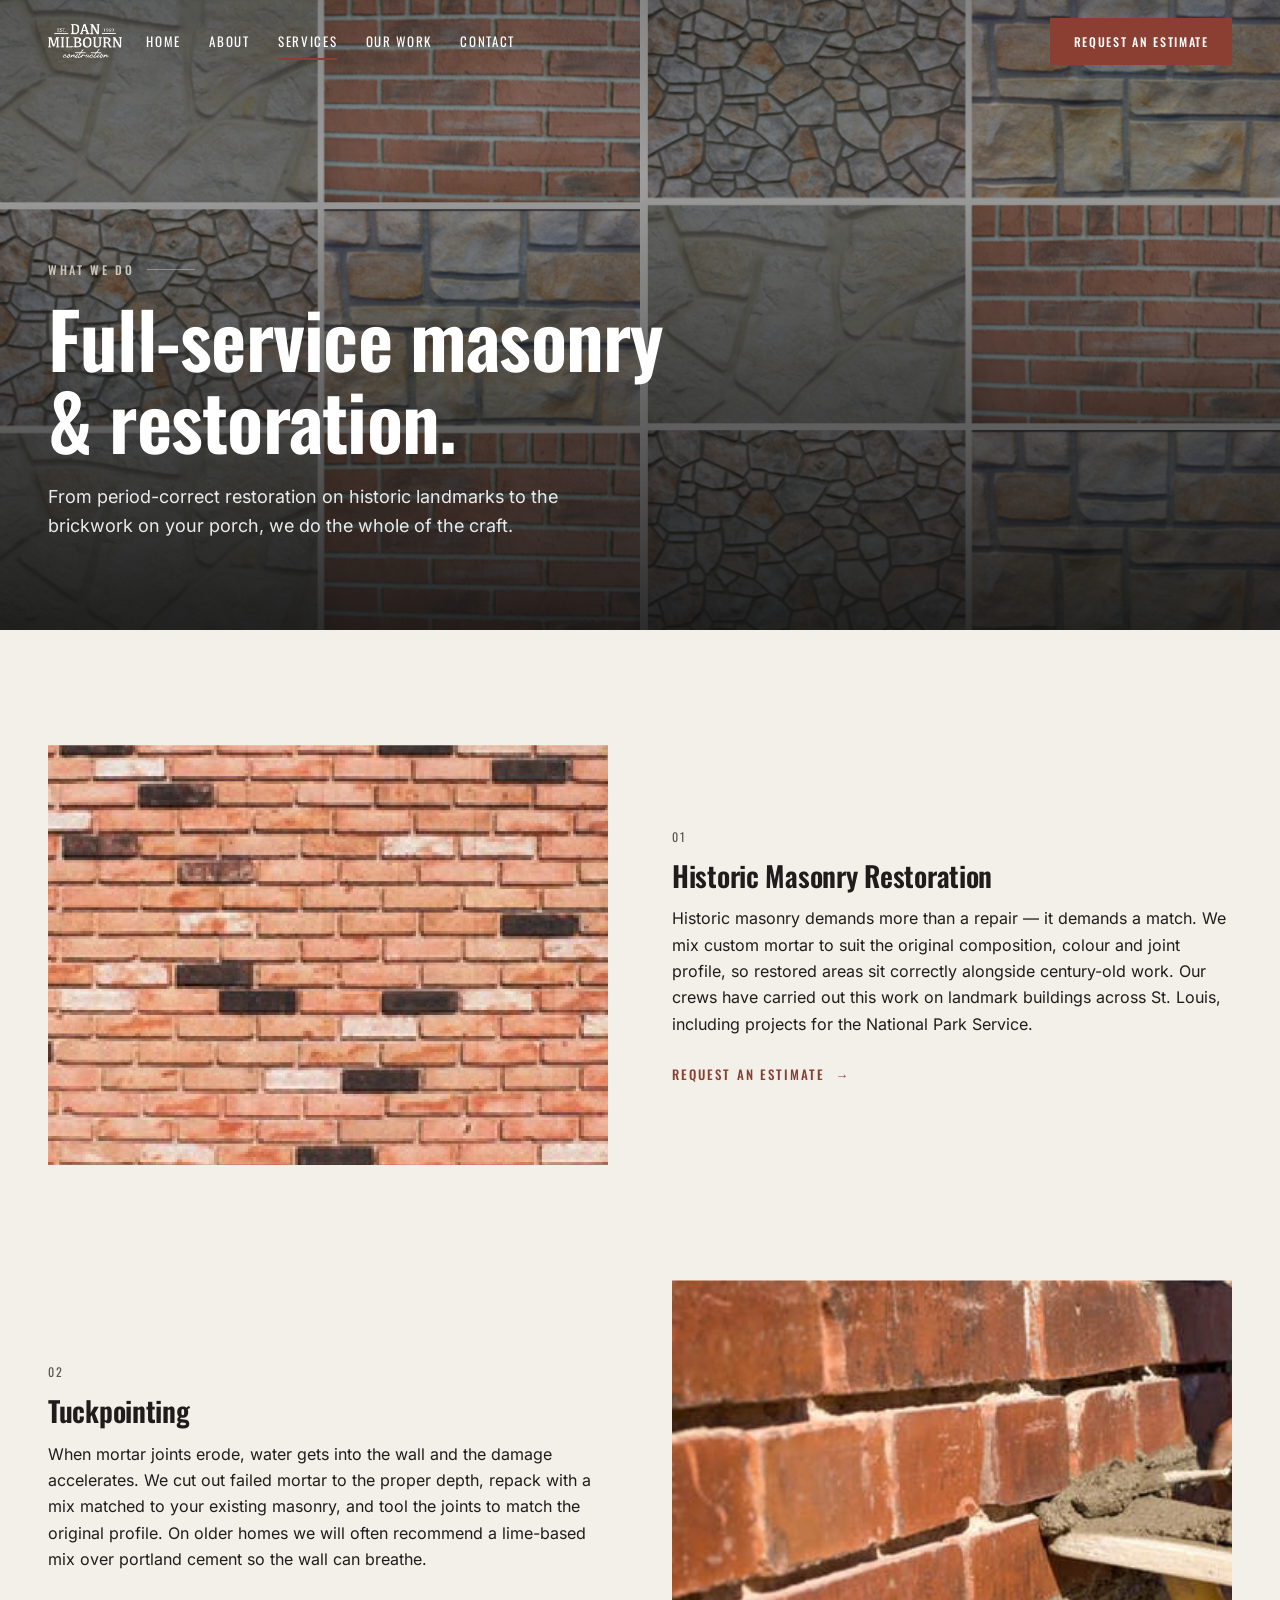
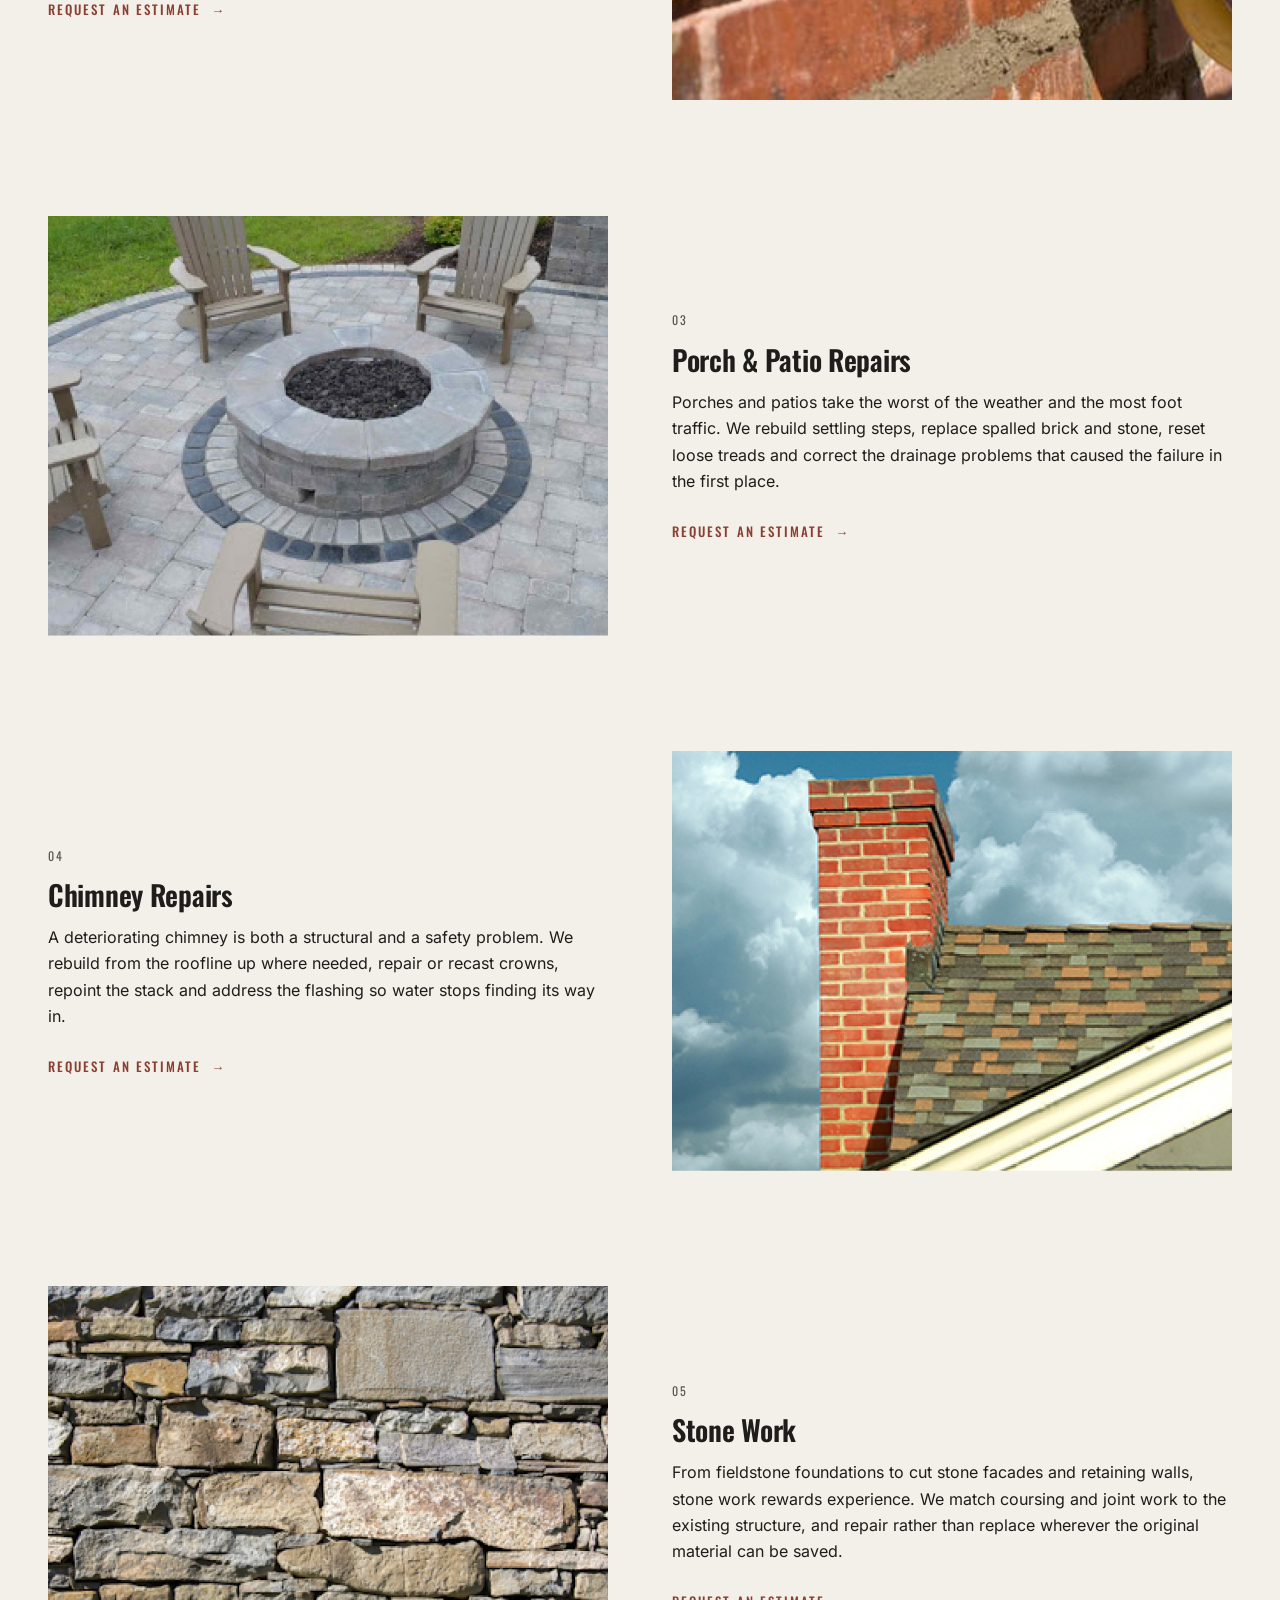
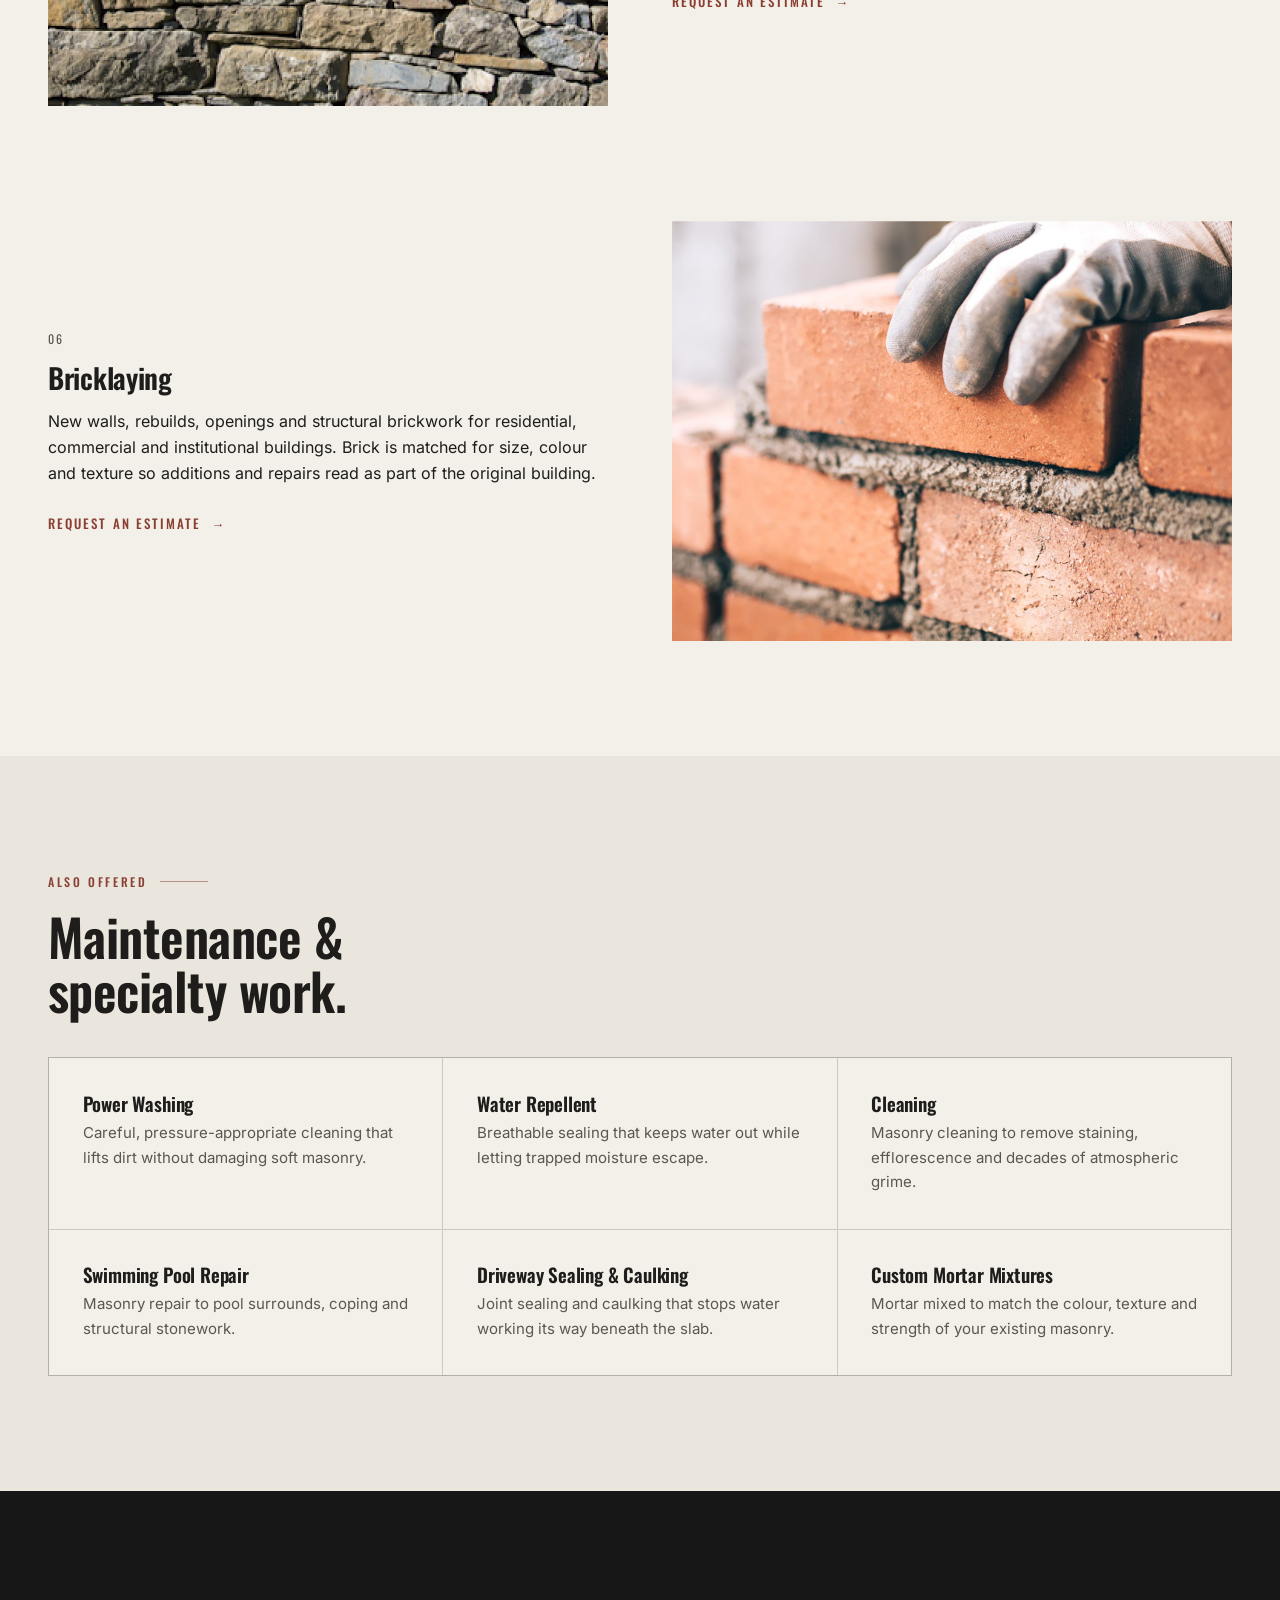
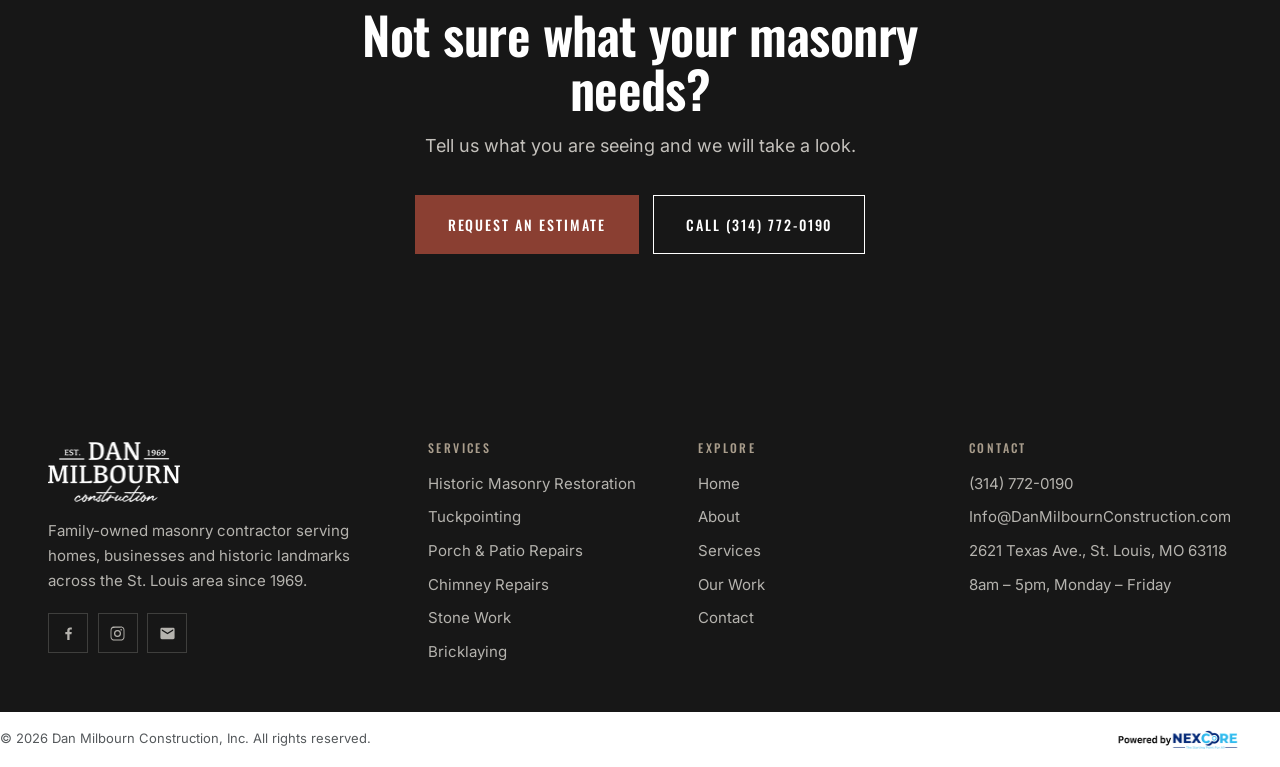
<file: services.html>
<!DOCTYPE html>
<html lang="en">
<head>
<meta charset="utf-8" />
<meta name="viewport" content="width=device-width, initial-scale=1" />
<script>document.documentElement.className+=" js";</script>
<title>Masonry Services in St. Louis | Dan Milbourn Construction</title>
<meta name="description" content="Historic masonry restoration, tuckpointing, brick and stone work, chimney, porch and patio repairs, power washing and sealing throughout the St. Louis area. Family-owned since 1969." />
<link rel="canonical" href="https://www.danmilbournconstruction.com/services" />
<meta property="og:site_name" content="Dan Milbourn Construction" />
<meta property="og:type" content="website" />
<meta property="og:title" content="Masonry Services in St. Louis | Dan Milbourn Construction" />
<meta property="og:description" content="Historic masonry restoration, tuckpointing, brick and stone work, chimney, porch and patio repairs, power washing and sealing throughout the St. Louis area. Family-owned since 1969." />
<meta property="og:url" content="https://www.danmilbournconstruction.com/services" />
<meta property="og:image" content="https://www.danmilbournconstruction.com/uploads/1/4/1/0/141008164/historical-masonry-restoration_1.jpg" />
<meta name="twitter:card" content="summary_large_image" />
<link rel="icon" href="favicon.ico" sizes="any" />
<link rel="icon" type="image/png" sizes="32x32" href="assets/favicon/favicon-32.png" />
<link rel="icon" type="image/png" sizes="16x16" href="assets/favicon/favicon-16.png" />
<link rel="apple-touch-icon" sizes="180x180" href="assets/favicon/favicon-180.png" />
<link rel="preload" href="assets/fonts/oswald-600.woff2" as="font" type="font/woff2" crossorigin />
<link rel="preload" href="assets/fonts/inter-400.woff2" as="font" type="font/woff2" crossorigin />
<link rel="stylesheet" href="assets/css/dmc.css" />
</head>
<body>
<a class="skip" href="#main">Skip to content</a>
<header class="hdr hdr--onhero">
  <div class="hdr__in">
    <a class="hdr__logo" href="index" aria-label="Dan Milbourn Construction — home">
      <img src="uploads/1/4/1/0/141008164/published/dan-m-logo.png" alt="Dan Milbourn Construction" width="510" height="233" />
    </a>
    <nav class="nav" aria-label="Primary">
        <a href="index">Home</a>
        <a href="about">About</a>
        <a href="services" aria-current="page">Services</a>
        <a href="our-work-the-gallery">Our Work</a>
        <a href="contact">Contact</a>
    </nav>
    <div class="hdr__contact">
      <a href="tel:+13147720190" aria-label="Call Dan Milbourn Construction on (314) 772-0190">
        <svg viewBox="0 0 24 24" aria-hidden="true" focusable="false"><path d="M6.6 10.8a15.1 15.1 0 006.6 6.6l2.2-2.2c.3-.3.7-.4 1-.2 1.2.4 2.4.6 3.6.6.6 0 1 .4 1 1V20c0 .6-.4 1-1 1A17 17 0 013 4c0-.6.4-1 1-1h3.5c.6 0 1 .4 1 1 0 1.3.2 2.5.6 3.6.1.4 0 .8-.2 1l-2.3 2.2z"/></svg>
        <span>(314) 772-0190</span>
      </a>
      <a href="mailto:Info@DanMilbournConstruction.com" aria-label="Email Dan Milbourn Construction">
        <svg viewBox="0 0 24 24" aria-hidden="true" focusable="false"><path d="M20 4H4a2 2 0 00-2 2v12a2 2 0 002 2h16a2 2 0 002-2V6a2 2 0 00-2-2zm0 4.2l-8 5-8-5V6l8 5 8-5v2.2z"/></svg>
        <span>Info@DanMilbournConstruction.com</span>
      </a>
    </div>
    <a class="btn btn--primary hdr__cta" href="contact">Request an Estimate</a>
    <button class="hdr__burger" type="button" aria-label="Menu" aria-expanded="false" aria-controls="drawer">
      <span></span><span></span><span></span>
    </button>
  </div>
</header>
<div class="drawer" id="drawer" aria-hidden="true">
  <a href="index">Home</a>
  <a href="about">About</a>
  <a href="services">Services</a>
  <a href="our-work-the-gallery">Our Work</a>
  <a href="contact">Contact</a>
  <div class="drawer__meta">
    <a href="tel:+13147720190">(314) 772-0190</a>
    <a href="mailto:Info@DanMilbournConstruction.com">Info@DanMilbournConstruction.com</a>
    <p>2621 Texas Ave., St. Louis, MO 63118<br />8am – 5pm, Monday – Friday</p>
  </div>
</div>
<main id="main">

  <section class="hero hero--short">
    <div class="hero__img">
      <img src="uploads/1/4/1/0/141008164/background-images/1612797855.jpg" alt="Close-up of restored masonry" width="2000" height="1000" fetchpriority="high" />
    </div>
    <div class="hero__body">
      <div class="container">
        <p class="eyebrow">What we do</p>
        <h1>Full-service masonry &amp; restoration.</h1>
        <p class="lede">From period-correct restoration on historic landmarks to the brickwork on your porch, we do the whole of the craft.</p>
      </div>
    </div>
  </section>

  <section class="section">
    <div class="container">
      <div class="srow" id="historic-masonry-restoration" data-reveal>
        <div class="srow__media" data-reveal-mask><img src="uploads/1/4/1/0/141008164/historical-masonry-restoration_1.jpg" alt="Mason restoring the brickwork of a historic St. Louis building" loading="lazy" width="1280" height="720" /></div>
        <div>
          <p class="feat__label">01</p>
          <h2 style="font-size:var(--h3)">Historic Masonry Restoration</h2>
          <p style="margin-top:.9rem">Historic masonry demands more than a repair — it demands a match. We mix custom mortar to suit the original composition, colour and joint profile, so restored areas sit correctly alongside century-old work. Our crews have carried out this work on landmark buildings across St. Louis, including projects for the National Park Service.</p>
          <p style="margin-top:1.25rem"><a class="link-arrow" href="contact">Request an Estimate <span>&#8594;</span></a></p>
        </div>
      </div>
      <div class="srow srow--rev" id="tuckpointing" data-reveal>
        <div class="srow__media" data-reveal-mask><img src="uploads/1/4/1/0/141008164/published/tuckpointing_1.jpg" alt="Fresh tuckpointing on a St. Louis brick wall" loading="lazy" width="1280" height="720" /></div>
        <div>
          <p class="feat__label">02</p>
          <h2 style="font-size:var(--h3)">Tuckpointing</h2>
          <p style="margin-top:.9rem">When mortar joints erode, water gets into the wall and the damage accelerates. We cut out failed mortar to the proper depth, repack with a mix matched to your existing masonry, and tool the joints to match the original profile. On older homes we will often recommend a lime-based mix over portland cement so the wall can breathe.</p>
          <p style="margin-top:1.25rem"><a class="link-arrow" href="contact">Request an Estimate <span>&#8594;</span></a></p>
        </div>
      </div>
      <div class="srow" id="porch-patio-repairs" data-reveal>
        <div class="srow__media" data-reveal-mask><img src="uploads/1/4/1/0/141008164/porch-patio-repairs_1.jpg" alt="Rebuilt brick and stone porch on a St. Louis home" loading="lazy" width="1280" height="720" /></div>
        <div>
          <p class="feat__label">03</p>
          <h2 style="font-size:var(--h3)">Porch & Patio Repairs</h2>
          <p style="margin-top:.9rem">Porches and patios take the worst of the weather and the most foot traffic. We rebuild settling steps, replace spalled brick and stone, reset loose treads and correct the drainage problems that caused the failure in the first place.</p>
          <p style="margin-top:1.25rem"><a class="link-arrow" href="contact">Request an Estimate <span>&#8594;</span></a></p>
        </div>
      </div>
      <div class="srow srow--rev" id="chimney-repairs" data-reveal>
        <div class="srow__media" data-reveal-mask><img src="uploads/1/4/1/0/141008164/chimney-repairs_1.jpg" alt="Chimney rebuild in progress on a St. Louis rooftop" loading="lazy" width="1280" height="720" /></div>
        <div>
          <p class="feat__label">04</p>
          <h2 style="font-size:var(--h3)">Chimney Repairs</h2>
          <p style="margin-top:.9rem">A deteriorating chimney is both a structural and a safety problem. We rebuild from the roofline up where needed, repair or recast crowns, repoint the stack and address the flashing so water stops finding its way in.</p>
          <p style="margin-top:1.25rem"><a class="link-arrow" href="contact">Request an Estimate <span>&#8594;</span></a></p>
        </div>
      </div>
      <div class="srow" id="stone-work" data-reveal>
        <div class="srow__media" data-reveal-mask><img src="uploads/1/4/1/0/141008164/stone-work_1.jpg" alt="Cut stone masonry work by Dan Milbourn Construction" loading="lazy" width="1280" height="720" /></div>
        <div>
          <p class="feat__label">05</p>
          <h2 style="font-size:var(--h3)">Stone Work</h2>
          <p style="margin-top:.9rem">From fieldstone foundations to cut stone facades and retaining walls, stone work rewards experience. We match coursing and joint work to the existing structure, and repair rather than replace wherever the original material can be saved.</p>
          <p style="margin-top:1.25rem"><a class="link-arrow" href="contact">Request an Estimate <span>&#8594;</span></a></p>
        </div>
      </div>
      <div class="srow srow--rev" id="bricklaying" data-reveal>
        <div class="srow__media" data-reveal-mask><img src="uploads/1/4/1/0/141008164/bricklaying_1.jpg" alt="Bricklayer working on a new masonry wall" loading="lazy" width="1280" height="720" /></div>
        <div>
          <p class="feat__label">06</p>
          <h2 style="font-size:var(--h3)">Bricklaying</h2>
          <p style="margin-top:.9rem">New walls, rebuilds, openings and structural brickwork for residential, commercial and institutional buildings. Brick is matched for size, colour and texture so additions and repairs read as part of the original building.</p>
          <p style="margin-top:1.25rem"><a class="link-arrow" href="contact">Request an Estimate <span>&#8594;</span></a></p>
        </div>
      </div></div>
  </section>

  <section class="section section--stone">
    <div class="container">
      <div style="margin-bottom:clamp(1.75rem,3.5vw,2.5rem);max-width:48ch" data-reveal>
        <p class="eyebrow">Also offered</p>
        <h2>Maintenance &amp; specialty work.</h2>
      </div>
      <div class="minor" data-stagger="70">
        <div class="minor__item" data-reveal><h3>Power Washing</h3><p>Careful, pressure-appropriate cleaning that lifts dirt without damaging soft masonry.</p></div>
        <div class="minor__item" data-reveal><h3>Water Repellent</h3><p>Breathable sealing that keeps water out while letting trapped moisture escape.</p></div>
        <div class="minor__item" data-reveal><h3>Cleaning</h3><p>Masonry cleaning to remove staining, efflorescence and decades of atmospheric grime.</p></div>
        <div class="minor__item" data-reveal><h3>Swimming Pool Repair</h3><p>Masonry repair to pool surrounds, coping and structural stonework.</p></div>
        <div class="minor__item" data-reveal><h3>Driveway Sealing & Caulking</h3><p>Joint sealing and caulking that stops water working its way beneath the slab.</p></div>
        <div class="minor__item" data-reveal><h3>Custom Mortar Mixtures</h3><p>Mortar mixed to match the colour, texture and strength of your existing masonry.</p></div></div>
    </div>
  </section>

  <section class="section section--dark">
    <div class="container" style="text-align:center;max-width:760px">
      <h2 style="color:#fff" data-reveal>Not sure what your masonry needs?</h2>
      <p class="lede" style="margin:1rem auto 2rem;color:rgba(243,240,233,.78)" data-reveal data-delay="90">Tell us what you are seeing and we will take a look.</p>
      <div class="hero__actions" style="justify-content:center" data-reveal data-delay="150">
        <a class="btn btn--primary" href="contact">Request an Estimate</a>
        <a class="btn btn--ghost" href="tel:+13147720190" style="color:#fff">Call (314) 772-0190</a>
      </div>
    </div>
  </section>

</main>
<footer class="ftr">
  <div class="container">
    <div class="ftr__grid">
      <div>
        <img class="ftr__logo" src="uploads/1/4/1/0/141008164/published/dan-mil-logo-white.png" alt="Dan Milbourn Construction" width="131" height="60" />
        <p class="ftr__blurb">Family-owned masonry contractor serving homes, businesses and historic landmarks across the St.&nbsp;Louis area since 1969.</p>
        <div class="ftr__social">
          <a href="https://www.facebook.com/danmilbournconstruction/" target="_blank" rel="noopener noreferrer" aria-label="Facebook"><svg viewBox="0 0 24 24" aria-hidden="true"><path d="M13.5 21v-8h2.7l.4-3.1h-3.1V7.9c0-.9.25-1.5 1.55-1.5h1.65V3.6c-.29-.04-1.27-.13-2.41-.13-2.39 0-4.03 1.46-4.03 4.14V9.9H7.5V13h2.76v8h3.24z"/></svg></a>
          <a href="https://www.instagram.com/danmilbournconstruction/" target="_blank" rel="noopener noreferrer" aria-label="Instagram"><svg viewBox="0 0 24 24" aria-hidden="true"><path d="M12 2.2c3.2 0 3.6 0 4.85.07 1.17.05 1.8.25 2.23.42.56.22.96.48 1.38.9.42.42.68.82.9 1.38.17.42.37 1.06.42 2.23.06 1.25.07 1.62.07 4.8s0 3.6-.07 4.85c-.05 1.17-.25 1.8-.42 2.23-.22.56-.48.96-.9 1.38-.42.42-.82.68-1.38.9-.42.17-1.06.37-2.23.42-1.25.06-1.62.07-4.85.07s-3.6 0-4.85-.07c-1.17-.05-1.8-.25-2.23-.42-.56-.22-.96-.48-1.38-.9-.42-.42-.68-.82-.9-1.38-.17-.42-.37-1.06-.42-2.23C2.2 15.6 2.2 15.2 2.2 12s0-3.6.07-4.85c.05-1.17.25-1.8.42-2.23.22-.56.48-.96.9-1.38.42-.42.82-.68 1.38-.9.42-.17 1.06-.37 2.23-.42C8.4 2.2 8.8 2.2 12 2.2zm0 1.8c-3.14 0-3.5.01-4.74.07-.9.04-1.38.19-1.7.31-.43.17-.74.37-1.06.69-.32.32-.52.63-.69 1.06-.12.32-.27.8-.31 1.7C3.44 8.5 3.43 8.86 3.43 12s.01 3.5.07 4.74c.04.9.19 1.38.31 1.7.17.43.37.74.69 1.06.32.32.63.52 1.06.69.32.12.8.27 1.7.31 1.24.06 1.6.07 4.74.07s3.5-.01 4.74-.07c.9-.04 1.38-.19 1.7-.31.43-.17.74-.37 1.06-.69.32-.32.52-.63.69-1.06.12-.32.27-.8.31-1.7.06-1.24.07-1.6.07-4.74s-.01-3.5-.07-4.74c-.04-.9-.19-1.38-.31-1.7a2.85 2.85 0 00-.69-1.06 2.85 2.85 0 00-1.06-.69c-.32-.12-.8-.27-1.7-.31C15.5 4.01 15.14 4 12 4zm0 3.06a4.94 4.94 0 110 9.88 4.94 4.94 0 010-9.88zm0 8.15a3.21 3.21 0 100-6.42 3.21 3.21 0 000 6.42zm6.29-8.35a1.15 1.15 0 11-2.3 0 1.15 1.15 0 012.3 0z"/></svg></a>
          <a href="mailto:Info@DanMilbournConstruction.com" aria-label="Email us"><svg viewBox="0 0 24 24" aria-hidden="true"><path d="M20 4H4a2 2 0 00-2 2v12a2 2 0 002 2h16a2 2 0 002-2V6a2 2 0 00-2-2zm0 4.2l-8 5-8-5V6l8 5 8-5v2.2z"/></svg></a>
        </div>
      </div>
      <div>
        <h2>Services</h2>
        <ul><li><a href="services#historic-masonry-restoration">Historic Masonry Restoration</a></li><li><a href="services#tuckpointing">Tuckpointing</a></li><li><a href="services#porch-patio-repairs">Porch & Patio Repairs</a></li><li><a href="services#chimney-repairs">Chimney Repairs</a></li><li><a href="services#stone-work">Stone Work</a></li><li><a href="services#bricklaying">Bricklaying</a></li></ul>
      </div>
      <div>
        <h2>Explore</h2>
        <ul><li><a href="index">Home</a></li><li><a href="about">About</a></li><li><a href="services">Services</a></li><li><a href="our-work-the-gallery">Our Work</a></li><li><a href="contact">Contact</a></li></ul>
      </div>
      <div>
        <h2>Contact</h2>
        <ul>
          <li><a href="tel:+13147720190">(314) 772-0190</a></li>
          <li><a href="mailto:Info@DanMilbournConstruction.com">Info@DanMilbournConstruction.com</a></li>
          <li>2621 Texas Ave., St. Louis, MO 63118</li>
          <li>8am – 5pm, Monday – Friday</li>
        </ul>
      </div>
    </div>
  </div>
  <div class="ftr__bar">
    <div class="container ftr__bar-in">
      <p class="ftr__copy">&copy; <span data-year>2026</span> Dan Milbourn Construction, Inc. All rights reserved.</p>
      <a class="ftr__by" href="https://thenexcore.com" target="_blank" rel="noopener noreferrer">
        <img src="uploads/1/4/1/0/141008164/published/powered-by-1.png" alt="Powered by NexCore" width="202" height="19" />
      </a>
    </div>
  </div>
</footer>
<div class="lb" id="lightbox" role="dialog" aria-modal="true" aria-label="Project detail" aria-hidden="true">
  <div class="lb__bar">
    <span class="lb__count" data-lb-count></span>
    <button class="lb__close" type="button" aria-label="Close">&#10005;</button>
  </div>
  <div class="lb__stage">
    <figure class="lb__fig">
      <img data-lb-img alt="" />
      <figcaption class="lb__cap">
        <p class="lb__scope" data-lb-scope></p>
        <h3 data-lb-title></h3>
        <p data-lb-desc></p>
      </figcaption>
    </figure>
  </div>
  <div class="lb__nav">
    <button type="button" data-lb-prev aria-label="Previous project"><svg class="ico-arrow" viewBox="0 0 24 24" aria-hidden="true" focusable="false"><path d="M19 12H5m5.5-6.5L5 12l5.5 6.5"/></svg></button>
    <button type="button" data-lb-next aria-label="Next project"><svg class="ico-arrow" viewBox="0 0 24 24" aria-hidden="true" focusable="false"><path d="M5 12h14m-5.5-6.5L19 12l-5.5 6.5"/></svg></button>
  </div>
</div>
<script src="assets/js/dmc.js" defer></script>
</body>
</html>
</file>
<file: assets/css/dmc.css>
/* Dan Milbourn Construction — self-hosted webfonts (latin subset).
   Served same-origin so no third-party chain blocks first paint.
   Oswald and Inter are licensed under the SIL Open Font License. */

@font-face {
  font-family: 'Inter';
  font-style: normal;
  font-weight: 400;
  font-display: swap;
  src: url("../fonts/inter-400.woff2") format('woff2');
  unicode-range: U+0000-00FF, U+0131, U+0152-0153, U+02BB-02BC, U+02C6, U+02DA, U+02DC, U+0304, U+0308, U+0329, U+2000-206F, U+20AC, U+2122, U+2191, U+2193, U+2212, U+2215, U+FEFF, U+FFFD;
}

@font-face {
  font-family: 'Inter';
  font-style: normal;
  font-weight: 500;
  font-display: swap;
  src: url("../fonts/inter-500.woff2") format('woff2');
  unicode-range: U+0000-00FF, U+0131, U+0152-0153, U+02BB-02BC, U+02C6, U+02DA, U+02DC, U+0304, U+0308, U+0329, U+2000-206F, U+20AC, U+2122, U+2191, U+2193, U+2212, U+2215, U+FEFF, U+FFFD;
}

@font-face {
  font-family: 'Inter';
  font-style: normal;
  font-weight: 600;
  font-display: swap;
  src: url("../fonts/inter-600.woff2") format('woff2');
  unicode-range: U+0000-00FF, U+0131, U+0152-0153, U+02BB-02BC, U+02C6, U+02DA, U+02DC, U+0304, U+0308, U+0329, U+2000-206F, U+20AC, U+2122, U+2191, U+2193, U+2212, U+2215, U+FEFF, U+FFFD;
}

@font-face {
  font-family: 'Oswald';
  font-style: normal;
  font-weight: 300;
  font-display: swap;
  src: url("../fonts/oswald-300.woff2") format('woff2');
  unicode-range: U+0000-00FF, U+0131, U+0152-0153, U+02BB-02BC, U+02C6, U+02DA, U+02DC, U+0304, U+0308, U+0329, U+2000-206F, U+20AC, U+2122, U+2191, U+2193, U+2212, U+2215, U+FEFF, U+FFFD;
}

@font-face {
  font-family: 'Oswald';
  font-style: normal;
  font-weight: 400;
  font-display: swap;
  src: url("../fonts/oswald-400.woff2") format('woff2');
  unicode-range: U+0000-00FF, U+0131, U+0152-0153, U+02BB-02BC, U+02C6, U+02DA, U+02DC, U+0304, U+0308, U+0329, U+2000-206F, U+20AC, U+2122, U+2191, U+2193, U+2212, U+2215, U+FEFF, U+FFFD;
}

@font-face {
  font-family: 'Oswald';
  font-style: normal;
  font-weight: 500;
  font-display: swap;
  src: url("../fonts/oswald-500.woff2") format('woff2');
  unicode-range: U+0000-00FF, U+0131, U+0152-0153, U+02BB-02BC, U+02C6, U+02DA, U+02DC, U+0304, U+0308, U+0329, U+2000-206F, U+20AC, U+2122, U+2191, U+2193, U+2212, U+2215, U+FEFF, U+FFFD;
}

@font-face {
  font-family: 'Oswald';
  font-style: normal;
  font-weight: 600;
  font-display: swap;
  src: url("../fonts/oswald-600.woff2") format('woff2');
  unicode-range: U+0000-00FF, U+0131, U+0152-0153, U+02BB-02BC, U+02C6, U+02DA, U+02DC, U+0304, U+0308, U+0329, U+2000-206F, U+20AC, U+2122, U+2191, U+2193, U+2212, U+2215, U+FEFF, U+FFFD;
}


/* ==========================================================================
   DAN MILBOURN CONSTRUCTION — design system
   Architectural, tactile, restrained. Built for a masonry company est. 1969.
   ========================================================================== */

/* ---------- 1. TOKENS ---------- */
:root {
  /* palette */
  --limestone:   #F3F0E9;
  --charcoal:    #171717;
  --charcoal-2:  #262522;
  --brick:       #8A3F32;
  --brick-dark:  #6E3228;
  --stone:       #A99D8C;
  --mortar:      #CBC6BD;
  --white:       #FFFFFF;

  --text:        #1E1D1B;
  --text-muted:  #5A5750;
  --text-invert: #F3F0E9;
  --rule:        rgba(23,23,23,.14);
  --rule-invert: rgba(243,240,233,.18);

  /* type */
  --font-head: "Oswald", "Archivo Narrow", "Helvetica Neue", Arial, sans-serif;
  --font-body: "Inter", "Source Sans 3", "Helvetica Neue", Arial, sans-serif;

  --h1: clamp(2.75rem, 6vw, 5rem);      /* 44 → 80 */
  --h2: clamp(2rem, 4vw, 3.5rem);       /* 32 → 56 */
  --h3: clamp(1.5rem, 2.2vw, 2rem);     /* 24 → 32 */
  --body: clamp(1rem, 1.15vw, 1.1875rem);
  --small: .875rem;
  --eyebrow: .75rem;

  /* space */
  --section: clamp(3.5rem, 9vw, 8.75rem);   /* 56 → 140 */
  --gap: clamp(1.25rem, 2.5vw, 2.5rem);
  --max: 1320px;
  --read: 720px;
  --header-h: 84px;

  --ease: cubic-bezier(.22, .61, .36, 1);
  --slow: 800ms;
}

@media (max-width: 767px) { :root { --header-h: 68px; } }

/* ---------- 2. RESET / BASE ---------- */
*, *::before, *::after { box-sizing: border-box; }
html { -webkit-text-size-adjust: 100%; scroll-behavior: smooth; }
body {
  margin: 0;
  background: var(--limestone);
  color: var(--text);
  font-family: var(--font-body);
  font-size: var(--body);
  line-height: 1.65;
  -webkit-font-smoothing: antialiased;
  overflow-x: hidden;
}
img, picture, video { max-width: 100%; display: block; }
a { color: inherit; text-decoration: none; }
button { font: inherit; color: inherit; }
h1, h2, h3, h4 { font-family: var(--font-head); font-weight: 600; line-height: 1.06; letter-spacing: -.01em; margin: 0; }
h1 { font-size: var(--h1); }
h2 { font-size: var(--h2); }
h3 { font-size: var(--h3); line-height: 1.18; }
p  { margin: 0 0 1.1em; }
p:last-child { margin-bottom: 0; }
:focus-visible { outline: 3px solid var(--brick); outline-offset: 3px; }

.container { width: 100%; max-width: var(--max); margin: 0 auto; padding: 0 clamp(1.25rem, 4vw, 3rem); }
.read { max-width: var(--read); }
.section { padding: var(--section) 0; }
.section--dark { background: var(--charcoal); color: var(--text-invert); }
.section--dark h1, .section--dark h2, .section--dark h3 { color: var(--white); }
.section--stone { background: #EAE6DD; }

.eyebrow {
  font-family: var(--font-head);
  font-size: var(--eyebrow);
  font-weight: 500;
  letter-spacing: .22em;
  text-transform: uppercase;
  color: var(--brick);
  margin: 0 0 1.1rem;
  display: flex;
  align-items: center;
  gap: .8rem;
}
.eyebrow::after { content: ""; height: 1px; width: 3rem; background: var(--brick); opacity: .5; }
.eyebrow--center { justify-content: center; }
.eyebrow--center::before { content: ""; height: 1px; width: 3rem; background: currentColor; opacity: .5; }
.section--dark .eyebrow { color: var(--stone); }
.section--dark .eyebrow::after { background: var(--stone); }

.lede { font-size: clamp(1.0625rem, 1.4vw, 1.3125rem); line-height: 1.62; color: var(--text-muted); }
.section--dark .lede { color: rgba(243,240,233,.78); }

/* ---------- 3. BUTTONS ---------- */
.btn {
  display: inline-flex; align-items: center; gap: .7rem;
  font-family: var(--font-head); font-size: .875rem; font-weight: 500;
  letter-spacing: .14em; text-transform: uppercase;
  padding: 1.0625rem 2rem; min-height: 52px;
  border: 1px solid transparent; cursor: pointer;
  transition: background 260ms var(--ease), color 260ms var(--ease), border-color 260ms var(--ease);
}
.btn--primary { background: var(--brick); color: var(--white); }
.btn--primary:hover { background: var(--brick-dark); }
.btn--ghost { border-color: currentColor; background: transparent; }
.btn--ghost:hover { background: var(--charcoal); color: var(--limestone); border-color: var(--charcoal); }
.section--dark .btn--ghost:hover { background: var(--limestone); color: var(--charcoal); border-color: var(--limestone); }

.link-arrow {
  display: inline-flex; align-items: center; gap: .6rem;
  font-family: var(--font-head); font-size: .8125rem; font-weight: 500;
  letter-spacing: .16em; text-transform: uppercase; color: var(--brick);
  padding: .4rem 0;
}
.link-arrow span { transition: transform 400ms var(--ease); }
.link-arrow:hover span { transform: translateX(8px); }
.section--dark .link-arrow { color: var(--stone); }

/* ---------- 4. HEADER ---------- */
.hdr {
  position: fixed; inset: 0 0 auto 0; z-index: 900;
  height: var(--header-h);
  display: flex; align-items: center;
  background: transparent;
  border-bottom: 1px solid transparent;
  transition: background 380ms var(--ease), border-color 380ms var(--ease), height 380ms var(--ease);
}
.hdr__in { width: 100%; max-width: var(--max); margin: 0 auto; padding: 0 clamp(1.25rem, 4vw, 3rem);
  display: flex; align-items: center; justify-content: space-between; gap: 1.5rem; }
.hdr__logo img { height: 34px; width: auto; transition: filter 380ms var(--ease); }
.hdr--solid { background: var(--limestone); border-bottom-color: var(--rule); box-shadow: 0 1px 24px rgba(23,23,23,.06); }
.hdr--onhero:not(.hdr--solid) { color: var(--white); }
.hdr--onhero:not(.hdr--solid) .hdr__logo img { filter: brightness(0) invert(1); }

.nav { display: flex; align-items: center; gap: clamp(1.1rem, 2.2vw, 2.1rem); }
.nav a {
  font-family: var(--font-head); font-size: .8125rem; font-weight: 400;
  letter-spacing: .13em; text-transform: uppercase; padding: .5rem 0;
  position: relative;
}
.nav a::after {
  content: ""; position: absolute; left: 0; right: 100%; bottom: 0; height: 2px;
  background: var(--brick); transition: right 380ms var(--ease);
}
.nav a:hover::after, .nav a[aria-current="page"]::after { right: 0; }

/* Phone and email ride the same transition as the header background: hidden
   while the header sits transparent over the hero, revealed as it goes solid. */
.hdr__contact {
  display: flex; align-items: center; gap: clamp(.9rem, 1.6vw, 1.6rem);
  margin-left: auto;
  opacity: 0; transform: translateY(-6px); pointer-events: none;
  transition: opacity 380ms var(--ease), transform 380ms var(--ease);
}
.hdr--solid .hdr__contact { opacity: 1; transform: none; pointer-events: auto; }
/* on pages with no hero the header is solid immediately, so show them at once */
.hdr:not(.hdr--onhero) .hdr__contact { opacity: 1; transform: none; pointer-events: auto; }

.hdr__contact a {
  display: inline-flex; align-items: center; gap: .45rem;
  font-size: .8125rem; font-weight: 500; color: var(--text);
  white-space: nowrap; transition: color 200ms var(--ease);
}
.hdr__contact a:hover { color: var(--brick); }
.hdr__contact svg { width: 15px; height: 15px; fill: var(--brick); flex: 0 0 15px; }

/* Shed the email label, then the email, then the block itself — the last step
   lands at 1023px where the desktop nav gives way to the drawer, which carries
   phone and email of its own, so there is no width without them. */
@media (max-width: 1400px) { .hdr__contact a:last-child span { display: none; } }
@media (max-width: 1300px) { .hdr__contact a:last-child { display: none; } }
@media (max-width: 1023px) { .hdr__contact { display: none; } }

.hdr__cta { white-space: nowrap; padding: .8125rem 1.4rem; min-height: 44px; font-size: .75rem; }

.hdr__burger {
  display: none; width: 44px; height: 44px; background: none; border: 0; cursor: pointer;
  align-items: center; justify-content: center; flex-direction: column; gap: 5px;
}
.hdr__burger span { display: block; width: 24px; height: 2px; background: currentColor; transition: transform 300ms var(--ease), opacity 200ms; }
.nav-open .hdr__burger span:nth-child(1) { transform: translateY(7px) rotate(45deg); }
.nav-open .hdr__burger span:nth-child(2) { opacity: 0; }
.nav-open .hdr__burger span:nth-child(3) { transform: translateY(-7px) rotate(-45deg); }

/* mobile drawer */
.drawer {
  position: fixed; inset: 0; z-index: 890;
  background: var(--charcoal); color: var(--text-invert);
  display: flex; flex-direction: column; justify-content: center;
  padding: var(--header-h) 2rem 2rem;
  opacity: 0; visibility: hidden; transform: translateY(-12px);
  transition: opacity 380ms var(--ease), transform 380ms var(--ease), visibility 380ms;
}
.nav-open .drawer { opacity: 1; visibility: visible; transform: none; }
.drawer a {
  font-family: var(--font-head); font-size: clamp(1.75rem, 8vw, 2.75rem);
  text-transform: uppercase; letter-spacing: .02em;
  padding: .45rem 0; border-bottom: 1px solid var(--rule-invert);
}
.drawer a:last-of-type { border-bottom: 0; }
.drawer__meta { margin-top: 2.5rem; font-size: var(--small); color: var(--stone); }
.drawer__meta a { font-size: 1rem; font-family: var(--font-body); letter-spacing: 0; text-transform: none; border: 0; padding: .2rem 0; display: block; }

@media (max-width: 1023px) {
  .nav, .hdr__cta { display: none; }
  .hdr__burger { display: flex; }
}

/* ---------- 5. HERO ---------- */
.hero { position: relative; min-height: 680px; height: 86vh; display: flex; align-items: flex-end; overflow: hidden; }
.hero--short { height: 70vh; min-height: 520px; }
.hero__img { position: absolute; inset: 0; }
.hero__img img { width: 100%; height: 100%; object-fit: cover; transform: scale(1.03); animation: heroSettle 1600ms var(--ease) forwards; }
@keyframes heroSettle { to { transform: scale(1); } }
.hero::after {
  content: ""; position: absolute; inset: 0;
  background: linear-gradient(to top, rgba(15,15,15,.82) 0%, rgba(15,15,15,.42) 42%, rgba(15,15,15,.12) 72%, rgba(15,15,15,.28) 100%);
}
.hero__body { position: relative; z-index: 2; width: 100%; padding-bottom: clamp(3rem, 7vw, 6rem); color: var(--white); }
.hero__body .eyebrow { color: var(--mortar); }
.hero__body .eyebrow::after { background: var(--mortar); }
.hero h1 { max-width: 16ch; margin-bottom: 1.4rem; }
.hero .lede { color: rgba(255,255,255,.9); max-width: 54ch; }
.hero__actions { display: flex; flex-wrap: wrap; gap: .9rem; margin-top: 2.2rem; }

/* split hero (About) */
.hero-split { display: grid; grid-template-columns: 55% 45%; min-height: 72vh; }
.hero-split__img img { width: 100%; height: 100%; object-fit: cover; }
.hero-split__body { display: flex; flex-direction: column; justify-content: center; padding: clamp(2.5rem, 5vw, 5rem); }
@media (max-width: 900px) { .hero-split { grid-template-columns: 1fr; } .hero-split__img { height: 46vh; } }

/* ---------- 6. CREDIBILITY STRIP ---------- */
.creds { background: var(--charcoal); color: var(--text-invert); }
.creds__grid { display: grid; grid-template-columns: repeat(4, 1fr); }
.creds__item { padding: clamp(1.6rem, 3vw, 2.4rem) 1.25rem; text-align: center; border-right: 1px solid var(--rule-invert); }
.creds__item:last-child { border-right: 0; }
.creds__k { display: block; font-family: var(--font-head); font-size: clamp(1.35rem, 2.4vw, 2rem); color: var(--white); letter-spacing: .02em; }
.creds__v { display: block; font-size: .75rem; letter-spacing: .18em; text-transform: uppercase; color: var(--stone); margin-top: .35rem; }
@media (max-width: 767px) {
  .creds__grid { grid-template-columns: 1fr 1fr; }
  .creds__item:nth-child(2n) { border-right: 0; }
  .creds__item:nth-child(-n+2) { border-bottom: 1px solid var(--rule-invert); }
}

/* ---------- 7. EDITORIAL TWO-COLUMN ---------- */
.editorial { display: grid; grid-template-columns: 1fr 1fr; gap: clamp(2rem, 6vw, 5.5rem); align-items: start; }
.editorial h2 { max-width: 14ch; }
@media (max-width: 900px) { .editorial { grid-template-columns: 1fr; gap: 1.75rem; } .editorial h2 { max-width: none; } }

/* ---------- 8. SERVICE CARDS ---------- */
.svc-grid { display: grid; grid-template-columns: repeat(3, 1fr); gap: clamp(1.25rem, 2.4vw, 2.25rem); }
@media (max-width: 900px) { .svc-grid { grid-template-columns: repeat(2, 1fr); } }
@media (max-width: 600px) { .svc-grid { grid-template-columns: 1fr; } }

.svc { display: block; background: none; }
.svc__media { display: block; position: relative; overflow: hidden; aspect-ratio: 3 / 2; background: var(--mortar); }
.svc__media img { width: 100%; height: 100%; object-fit: cover; transition: transform 900ms var(--ease); }
.svc:hover .svc__media img { transform: scale(1.055); }
.svc__title { display: flex; align-items: baseline; justify-content: space-between; gap: 1rem; margin: 1.1rem 0 .4rem; transition: transform 420ms var(--ease); }
.svc:hover .svc__title { transform: translateX(4px); }
.svc__title h3 { font-size: 1.375rem; }
.svc__arrow { color: var(--brick); font-family: var(--font-head); transition: transform 420ms var(--ease); }
.svc:hover .svc__arrow { transform: translateX(9px); }
.svc p { font-size: .9375rem; color: var(--text-muted); margin: 0; }

/* ---------- 9. FEATURED PROJECT ROWS ---------- */
.feat { display: grid; grid-template-columns: 62% 1fr; gap: clamp(1.75rem, 4vw, 4rem); align-items: center; }
.feat + .feat { margin-top: var(--section); }
.feat--rev { grid-template-columns: 1fr 62%; }
.feat--rev .feat__media { order: 2; }
.feat--wide { grid-template-columns: 1fr; }
@media (max-width: 900px) {
  .feat, .feat--rev { grid-template-columns: 1fr; }
  .feat--rev .feat__media { order: 0; }
}
.feat__num { font-family: var(--font-head); font-size: clamp(2.5rem, 5vw, 4rem); color: var(--brick); opacity: .28; line-height: 1; }
.feat__label { font-family: var(--font-head); font-size: .75rem; letter-spacing: .2em; text-transform: uppercase; color: var(--text-muted); margin: .5rem 0 .9rem; }
.section--dark .feat__label { color: var(--stone); }
.feat h3 { margin-bottom: .9rem; }

/* project media: reveal + hover */
.pmedia { position: relative; overflow: hidden; display: block; width: 100%; background: var(--mortar); cursor: pointer; border: 0; padding: 0; }
.pmedia img { width: 100%; height: 100%; object-fit: cover; transition: transform 900ms var(--ease); }
.pmedia:hover img, .pmedia:focus-visible img { transform: scale(1.035); }
.pmedia::after {
  content: ""; position: absolute; inset: 0;
  background: linear-gradient(to top, rgba(15,15,15,.55), rgba(15,15,15,0) 55%);
  opacity: 0; transition: opacity 600ms var(--ease);
}
.pmedia:hover::after, .pmedia:focus-visible::after { opacity: 1; }
.pmedia__view {
  position: absolute; right: 1.1rem; bottom: 1.1rem; z-index: 2;
  font-family: var(--font-head); font-size: .75rem; letter-spacing: .16em; text-transform: uppercase;
  color: var(--white); background: rgba(20,20,20,.55); backdrop-filter: none;
  padding: .55rem .9rem; opacity: 0; transform: translateY(10px);
  transition: opacity 500ms var(--ease), transform 500ms var(--ease);
}
.pmedia:hover .pmedia__view, .pmedia:focus-visible .pmedia__view { opacity: 1; transform: none; }

/* ---------- 9b. FEATURED WORK CARDS (uniform row) ---------- */
.fwork { display: grid; grid-template-columns: repeat(3, 1fr); gap: clamp(1.25rem, 2.4vw, 2.25rem); align-items: stretch; }
@media (max-width: 900px) { .fwork { grid-template-columns: repeat(2, 1fr); } }
@media (max-width: 620px) { .fwork { grid-template-columns: 1fr; } }

/* each card is a column: fixed-ratio media, then text that fills the rest,
   so every card in the row starts and ends at the same height */
.fcard { display: flex; flex-direction: column; height: 100%; }
/* All three project photographs are exactly 2.4:1 (1440x600 and 1920x800), so a
   12/5 box keeps every card identical while cropping nothing at all. */
.fcard .pmedia { aspect-ratio: 12 / 5; width: 100%; flex: 0 0 auto; }
.fcard .pmedia img { width: 100%; height: 100%; object-fit: cover; }
.fcard__body { display: flex; flex-direction: column; flex: 1 1 auto; padding-top: 1.1rem; }
/* full-strength brick rather than a faded tint: at .32 opacity this failed
   contrast against the limestone background */
.fcard__num { font-family: var(--font-head); font-size: 1.5rem; line-height: 1; color: var(--brick); margin: 0 0 .45rem; }
.fcard__label { font-family: var(--font-head); font-size: .6875rem; letter-spacing: .2em; text-transform: uppercase; color: var(--text-muted); margin: 0 0 .5rem; min-height: 1.1em; }
.section--dark .fcard__label { color: var(--stone); }
.fcard h3 { font-size: clamp(1.125rem, 1.5vw, 1.3125rem); margin: 0 0 .6rem; }
.fcard p { font-size: .9375rem; color: var(--text-muted); margin: 0; }

/* ---------- 10. TESTIMONIAL CAROUSEL (centred, fixed frame) ---------- */
.quotes { position: relative; max-width: 860px; margin: 0 auto; text-align: center; }
/* a fixed frame so the section never jumps between reviews of different length */
.quotes__stage { position: relative; min-height: 340px; display: flex; }
@media (max-width: 900px) { .quotes__stage { min-height: 420px; } }
@media (max-width: 560px) { .quotes__stage { min-height: 460px; } }
.quote { display: none; width: 100%; flex-direction: column; }
.quote[data-active] { display: flex; animation: qIn 460ms var(--ease); }
@keyframes qIn { from { opacity: 0; transform: translateY(12px); } to { opacity: 1; transform: none; } }
/* stars pinned to the top, name pinned to the bottom, text between */
.quote__stars { color: #E0A21A; letter-spacing: 4px; font-size: 1.0625rem; margin: 0 0 1.5rem; flex: 0 0 auto; }
.quote blockquote {
  margin: 0; flex: 1 1 auto;
  font-family: var(--font-head); font-weight: 300;
  font-size: clamp(1.1875rem, 2.1vw, 1.625rem); line-height: 1.44; letter-spacing: -.005em;
}
.quote__who { margin: 1.6rem 0 0; flex: 0 0 auto; font-size: .8125rem; letter-spacing: .14em; text-transform: uppercase; color: var(--text-muted); }
.section--dark .quote__who { color: var(--stone); }
.quotes__nav { display: flex; align-items: center; justify-content: center; gap: .75rem; margin-top: 1.75rem; }
/* paired arrows are SVG so left and right are exact mirrors */
.ico-arrow {
  width: 20px; height: 20px; display: block;
  fill: none; stroke: currentColor; stroke-width: 1.6;
  stroke-linecap: round; stroke-linejoin: round;
}
.qbtn { width: 48px; height: 48px; border: 1px solid var(--rule); background: none; cursor: pointer; display: grid; place-items: center; transition: background 260ms var(--ease), border-color 260ms; }
.section--dark .qbtn { border-color: var(--rule-invert); }
.qbtn:hover { background: var(--brick); border-color: var(--brick); color: var(--white); }
.quotes__count { font-family: var(--font-head); font-size: .8125rem; letter-spacing: .14em; color: var(--text-muted); margin-left: .5rem; }
.section--dark .quotes__count { color: var(--stone); }

/* ---------- 11. BEFORE / AFTER SLIDER ---------- */
/* slider + story side by side on desktop, stacked on mobile */
.ba-row { display: grid; grid-template-columns: 52% 1fr; gap: clamp(1.5rem, 4vw, 3.5rem); align-items: center; }
.ba-row + .ba-row { margin-top: var(--section); }
@media (max-width: 860px) { .ba-row { grid-template-columns: 1fr; gap: 1.5rem; } }

/* source photographs are square, so the frame is square — nothing is cropped away */
.ba { position: relative; overflow: hidden; aspect-ratio: 1 / 1; background: var(--mortar); user-select: none; touch-action: pan-y; }
.ba img { position: absolute; inset: 0; width: 100%; height: 100%; object-fit: cover; }
.ba__after { clip-path: inset(0 0 0 var(--pos, 50%)); }
.ba__divider { position: absolute; top: 0; bottom: 0; left: var(--pos, 50%); width: 2px; background: var(--white); transform: translateX(-1px); pointer-events: none; box-shadow: 0 0 12px rgba(0,0,0,.35); }
.ba__handle {
  position: absolute; top: 50%; left: var(--pos, 50%); transform: translate(-50%, -50%);
  width: 52px; height: 52px; border-radius: 50%; background: var(--white); border: 0;
  display: grid; place-items: center; cursor: ew-resize; box-shadow: 0 3px 16px rgba(0,0,0,.3);
  font-family: var(--font-head); font-size: 1rem; color: var(--charcoal);
}
.ba__tag { position: absolute; bottom: 1rem; font-family: var(--font-head); font-size: .6875rem; letter-spacing: .18em; text-transform: uppercase; color: var(--white); background: rgba(20,20,20,.6); padding: .4rem .75rem; pointer-events: none; }
.ba__tag--b { left: 1rem; } .ba__tag--a { right: 1rem; }
.ba--placeholder { display: grid; place-items: center; text-align: center; padding: 2rem; color: var(--text-muted); }
.ba--placeholder .ba__note { font-family: var(--font-head); letter-spacing: .12em; text-transform: uppercase; font-size: .8125rem; }

/* ---------- 11b. REVIEW GRID (About) ----------
   A real grid rather than masonry columns: cards on the same row stretch to a
   shared height, so the rows read straight. Rows still size to their own
   content, so no review is ever truncated to force a match. */
.rgrid {
  display: grid; grid-template-columns: repeat(3, 1fr);
  gap: clamp(1rem, 1.8vw, 1.5rem);
  list-style: none; margin: 0; padding: 0;
}
@media (max-width: 980px) { .rgrid { grid-template-columns: repeat(2, 1fr); } }
@media (max-width: 620px) { .rgrid { grid-template-columns: 1fr; } }
.rgrid > li {
  display: flex; flex-direction: column;
  background: var(--white); border: 1px solid var(--rule);
  padding: clamp(1.4rem, 2.2vw, 1.75rem);
}
.rgrid .quote__stars { margin: 0 0 .75rem; font-size: .9rem; flex: 0 0 auto; }
.rgrid__text { font-size: .9375rem; line-height: 1.62; margin: 0; flex: 1 1 auto; }
.rgrid .quote__who { margin: 1.1rem 0 0; font-size: .75rem; flex: 0 0 auto; }

/* ---------- 12. MASONRY GRID (notable work) ---------- */
/* Uniform tiles. The source photographs range from 389x800 to 1280x720, so a
   fixed square keeps the grid even; the full uncropped image is available in
   the lightbox on click. */
.mgrid { display: grid; grid-template-columns: repeat(3, 1fr); gap: clamp(1rem, 1.8vw, 1.5rem); }
@media (max-width: 900px) { .mgrid { grid-template-columns: repeat(2, 1fr); } }
@media (max-width: 480px) { .mgrid { grid-template-columns: 1fr; } }
.tile {
  position: relative; overflow: hidden; display: block;
  width: 100%; aspect-ratio: 1 / 1;
  border: 0; padding: 0; background: var(--mortar); cursor: pointer;
}
.tile img { width: 100%; height: 100%; object-fit: cover; transition: transform 700ms var(--ease); }
.tile:hover img, .tile:focus-visible img { transform: scale(1.04); }
.tile__veil { position: absolute; inset: 0; background: linear-gradient(to top, rgba(15,15,15,.78) 0%, rgba(15,15,15,.1) 55%, transparent 100%); opacity: 0; transition: opacity 600ms var(--ease); }
.tile:hover .tile__veil, .tile:focus-visible .tile__veil { opacity: 1; }
.tile__cap { position: absolute; left: 1.1rem; right: 1.1rem; bottom: 1.1rem; color: var(--white); text-align: left; transform: translateY(12px); opacity: 0; transition: opacity 600ms var(--ease), transform 600ms var(--ease); }
.tile:hover .tile__cap, .tile:focus-visible .tile__cap { opacity: 1; transform: none; }
.tile__cap strong { display: block; font-family: var(--font-head); font-size: 1.0625rem; font-weight: 500; letter-spacing: .01em; }
.tile__cap span { font-size: .75rem; letter-spacing: .14em; text-transform: uppercase; color: var(--mortar); }
/* touch devices have no hover: keep captions visible */
@media (hover: none) {
  .tile__veil { opacity: 1; }
  .tile__cap { opacity: 1; transform: none; }
  .pmedia__view { opacity: 1; transform: none; }
}

/* ---------- 13. LIGHTBOX ---------- */
.lb { position: fixed; inset: 0; z-index: 1000; background: rgba(14,14,13,.97); display: none; }
.lb[open], .lb.is-open { display: grid; grid-template-rows: auto 1fr auto; }
.lb__bar { display: flex; justify-content: space-between; align-items: center; padding: 1rem clamp(1rem, 3vw, 2rem); color: var(--mortar); }
.lb__count { font-family: var(--font-head); font-size: .8125rem; letter-spacing: .16em; }
.lb__close { width: 48px; height: 48px; background: none; border: 1px solid var(--rule-invert); color: var(--limestone); cursor: pointer; font-size: 1.25rem; }
.lb__close:hover { background: var(--brick); border-color: var(--brick); color: #fff; }
.lb__stage { display: grid; grid-template-columns: 1fr; align-items: center; justify-items: center; padding: 0 clamp(1rem, 4vw, 3rem); overflow: auto; }
.lb__fig { margin: 0; max-width: 1200px; width: 100%; }
.lb__fig img { width: 100%; height: auto; max-height: 66vh; object-fit: contain; margin: 0 auto; }
.lb__cap { color: var(--limestone); padding: 1.25rem 0 0; max-width: 74ch; }
.lb__cap h3 { color: var(--white); margin-bottom: .5rem; }
.lb__cap p { color: rgba(243,240,233,.75); font-size: .9375rem; }
.lb__scope { font-family: var(--font-head); font-size: .6875rem; letter-spacing: .18em; text-transform: uppercase; color: var(--stone); margin-bottom: .6rem; }
.lb__nav { display: flex; justify-content: center; gap: .75rem; padding: 1rem 0 1.5rem; }
.lb__nav button { width: 52px; height: 52px; background: none; border: 1px solid var(--rule-invert); color: var(--limestone); cursor: pointer; }
.lb__nav button:hover { background: var(--brick); border-color: var(--brick); color: #fff; }
body.lb-open { overflow: hidden; }

/* ---------- 14. ALTERNATING SERVICE ROWS ---------- */
.srow { display: grid; grid-template-columns: 1fr 1fr; gap: clamp(1.75rem, 5vw, 4.5rem); align-items: center; }
.srow + .srow { margin-top: var(--section); }
.srow--rev .srow__media { order: 2; }
@media (max-width: 900px) { .srow, .srow--rev { grid-template-columns: 1fr; } .srow--rev .srow__media { order: 0; } }
.srow__media { display: block; overflow: hidden; aspect-ratio: 4 / 3; background: var(--mortar); }
.srow__media img { width: 100%; height: 100%; object-fit: cover; transition: transform 900ms var(--ease); }
.srow__media:hover img { transform: scale(1.03); }

.minor { display: grid; grid-template-columns: repeat(3, 1fr); gap: 1px; background: var(--rule); border: 1px solid var(--rule); }
@media (max-width: 860px) { .minor { grid-template-columns: repeat(2, 1fr); } }
@media (max-width: 560px) { .minor { grid-template-columns: 1fr; } }
.minor__item { background: var(--limestone); padding: clamp(1.4rem, 3vw, 2.1rem); }
.minor__item h3 { font-size: 1.1875rem; margin-bottom: .4rem; }
.minor__item p { font-size: .9375rem; color: var(--text-muted); margin: 0; }

/* ---------- 15. TIMELINE ---------- */
.tl { position: relative; padding-left: 2.25rem; }
.tl::before { content: ""; position: absolute; left: 7px; top: .5rem; bottom: .5rem; width: 1px; background: var(--mortar); }
.tl__item + .tl__item { margin-top: clamp(2rem, 4vw, 3.25rem); }
.tl__item { position: relative; }
.tl__item::before { content: ""; position: absolute; left: -2.25rem; top: .55rem; width: 15px; height: 15px; border-radius: 50%; background: var(--limestone); border: 2px solid var(--mortar); transition: background 500ms var(--ease), border-color 500ms var(--ease); }
.tl__item.is-in::before { background: var(--brick); border-color: var(--brick); }
.tl__yr { font-family: var(--font-head); font-size: 1.5rem; color: var(--brick); line-height: 1; }
.tl__item h3 { font-size: 1.25rem; margin: .45rem 0 .5rem; }
.tl__item p { color: var(--text-muted); font-size: .9375rem; margin: 0; }

/* ---------- 16. TEAM ---------- */
.team { display: grid; grid-template-columns: repeat(3, 1fr); gap: 0; border-top: 1px solid var(--rule); }
@media (max-width: 760px) { .team { grid-template-columns: 1fr; } }
.team__m {
  padding: clamp(1.75rem, 3.5vw, 2.75rem) clamp(1.25rem, 2.5vw, 2rem);
  border-bottom: 1px solid var(--rule);
  border-right: 1px solid var(--rule);
}
.team__m:last-child { border-right: 0; }
@media (max-width: 760px) { .team__m { border-right: 0; padding-left: 0; padding-right: 0; } }
.team__role {
  font-family: var(--font-head); font-size: .6875rem; font-weight: 500;
  letter-spacing: .2em; text-transform: uppercase; color: var(--brick);
  margin: 0 0 .65rem;
}
.team__m h3 { font-size: clamp(1.25rem, 2.1vw, 1.625rem); margin: 0; }

/* ---------- 17. COMMITMENTS ---------- */
.commit { display: grid; grid-template-columns: repeat(4, 1fr); gap: 0; border-top: 1px solid var(--rule-invert); }
@media (max-width: 860px) { .commit { grid-template-columns: repeat(2, 1fr); } }
@media (max-width: 520px) { .commit { grid-template-columns: 1fr; } }
.commit__i { padding: clamp(1.6rem, 3vw, 2.4rem) clamp(1rem, 2vw, 1.75rem); border-right: 1px solid var(--rule-invert); border-bottom: 1px solid var(--rule-invert); }
.commit__i:last-child { border-right: 0; }
.commit__n { font-family: var(--font-head); font-size: .75rem; letter-spacing: .2em; color: var(--stone); }
.commit__i h3 { font-size: 1.25rem; margin: .7rem 0 .55rem; }
.commit__i p { font-size: .9375rem; color: rgba(243,240,233,.72); margin: 0; }

/* ---------- 18. FORM ---------- */
.form-wrap { display: grid; grid-template-columns: 58% 1fr; gap: clamp(2rem, 5vw, 4.5rem); align-items: start; }
@media (max-width: 900px) { .form-wrap { grid-template-columns: 1fr; } }
.fgrid { display: grid; grid-template-columns: 1fr 1fr; gap: 1.1rem; }
.f-full { grid-column: 1 / -1; }
@media (max-width: 600px) { .fgrid { grid-template-columns: 1fr; } }
.field { display: flex; flex-direction: column; }
.field label { font-family: var(--font-head); font-size: .75rem; letter-spacing: .14em; text-transform: uppercase; margin-bottom: .5rem; }
.field .req { color: var(--brick); }
.field input, .field select, .field textarea {
  font: inherit; font-size: 1rem; color: var(--text); background: var(--white);
  border: 1px solid var(--rule); padding: .9rem 1rem; min-height: 54px; width: 100%;
  transition: border-color 200ms var(--ease), box-shadow 200ms var(--ease);
}
.field textarea { min-height: 180px; resize: vertical; }
.field input:focus, .field select:focus, .field textarea:focus { outline: none; border-color: var(--brick); box-shadow: 0 0 0 3px rgba(138,63,50,.16); }
.field input[aria-invalid="true"], .field textarea[aria-invalid="true"] { border-color: #B3261E; }
.f-err { color: #B3261E; font-size: .8125rem; margin-top: .4rem; min-height: 1px; }
.hp { position: absolute !important; left: -9999px !important; width: 1px; height: 1px; overflow: hidden; }
.alert { padding: 1rem 1.15rem; font-size: .9375rem; margin-bottom: 1.25rem; }
.alert:empty { display: none; }
.alert--ok { background: #E7F4EA; border: 1px solid #B7DDC1; color: #1C5F2C; }
.alert--bad { background: #FDECEC; border: 1px solid #F3C0C0; color: #B3261E; }

.info__row { padding: 1.15rem 0; border-top: 1px solid var(--rule); }
.info__row:last-child { border-bottom: 1px solid var(--rule); }
.info__k { font-family: var(--font-head); font-size: .6875rem; letter-spacing: .18em; text-transform: uppercase; color: var(--text-muted); margin-bottom: .3rem; }
.info__v { font-size: 1.0625rem; }
.info__v a:hover { color: var(--brick); }

/* ---------- 19. FOOTER ---------- */
.ftr { background: var(--charcoal); color: rgba(243,240,233,.72); font-size: .9375rem; }
.ftr__grid { display: grid; grid-template-columns: 1.5fr 1fr 1fr 1.2fr; gap: clamp(1.75rem, 4vw, 3.5rem); padding: clamp(2.75rem, 6vw, 4.5rem) 0 clamp(1.75rem, 3vw, 2.5rem); }
@media (max-width: 900px) { .ftr__grid { grid-template-columns: 1fr 1fr; } }
@media (max-width: 560px) { .ftr__grid { grid-template-columns: 1fr; } }
.ftr h2 { font-size: .75rem; letter-spacing: .2em; text-transform: uppercase; color: var(--stone); font-weight: 500; margin-bottom: 1.1rem; }
.ftr ul { list-style: none; margin: 0; padding: 0; }
.ftr li { margin-bottom: .55rem; }
.ftr a:hover { color: var(--brick); }
.ftr__logo { width: 132px; margin-bottom: 1.1rem; }
.ftr__blurb { max-width: 34ch; }
.ftr__social { display: flex; gap: .6rem; margin-top: 1.25rem; }
.ftr__social a { width: 40px; height: 40px; border: 1px solid var(--rule-invert); display: grid; place-items: center; }
.ftr__social a:hover { background: var(--brick); border-color: var(--brick); color: #fff; }
.ftr__social svg { width: 17px; height: 17px; fill: currentColor; }
.ftr__bar { background: var(--white); }
.ftr__bar-in { display: flex; align-items: center; justify-content: space-between; gap: 1.25rem; flex-wrap: wrap; padding: 1.05rem 0; }
.ftr__copy { color: #55595C; font-size: .8125rem; margin: 0; }
.ftr__by img { width: 190px; }
.ftr__by:hover { opacity: .72; }

/* ---------- 20. SCROLL REVEAL ---------- */
.js [data-reveal] { opacity: 0; transform: translateY(26px); transition: opacity var(--slow) var(--ease), transform var(--slow) var(--ease); }
.js [data-reveal].is-in { opacity: 1; transform: none; }
.js [data-reveal-mask] { clip-path: inset(0 100% 0 0); transition: clip-path 1100ms var(--ease); }
.js [data-reveal-mask].is-in { clip-path: inset(0 0 0 0); }

@media (prefers-reduced-motion: reduce) {
  html { scroll-behavior: auto; }
  *, *::before, *::after { animation-duration: .001ms !important; animation-iteration-count: 1 !important; transition-duration: .001ms !important; }
  [data-reveal], [data-reveal-mask] { opacity: 1 !important; transform: none !important; clip-path: none !important; }
  .hero__img img { animation: none; transform: none; }
}

/* skip link */
.skip { position: absolute; left: -9999px; top: 0; z-index: 1200; background: var(--brick); color: #fff; padding: .9rem 1.25rem; }
.skip:focus { left: 1rem; top: 1rem; }
</file>
